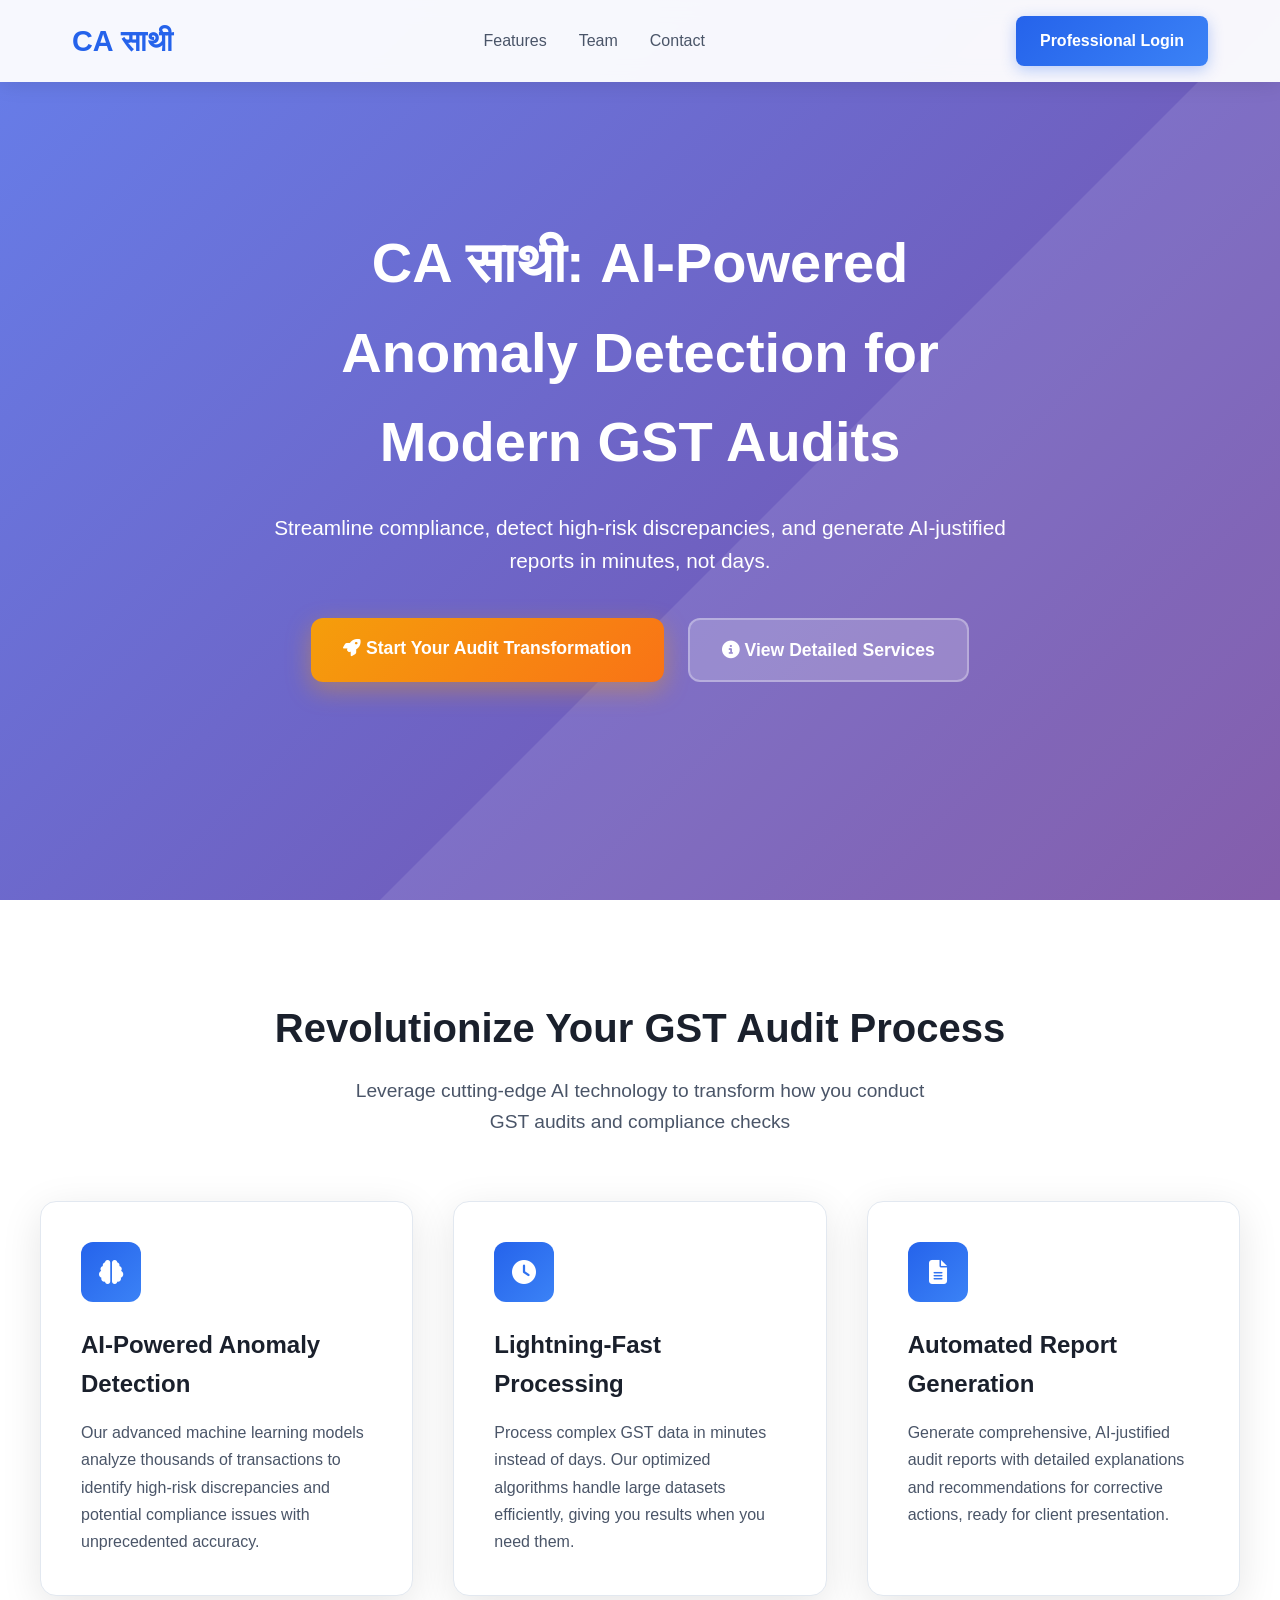
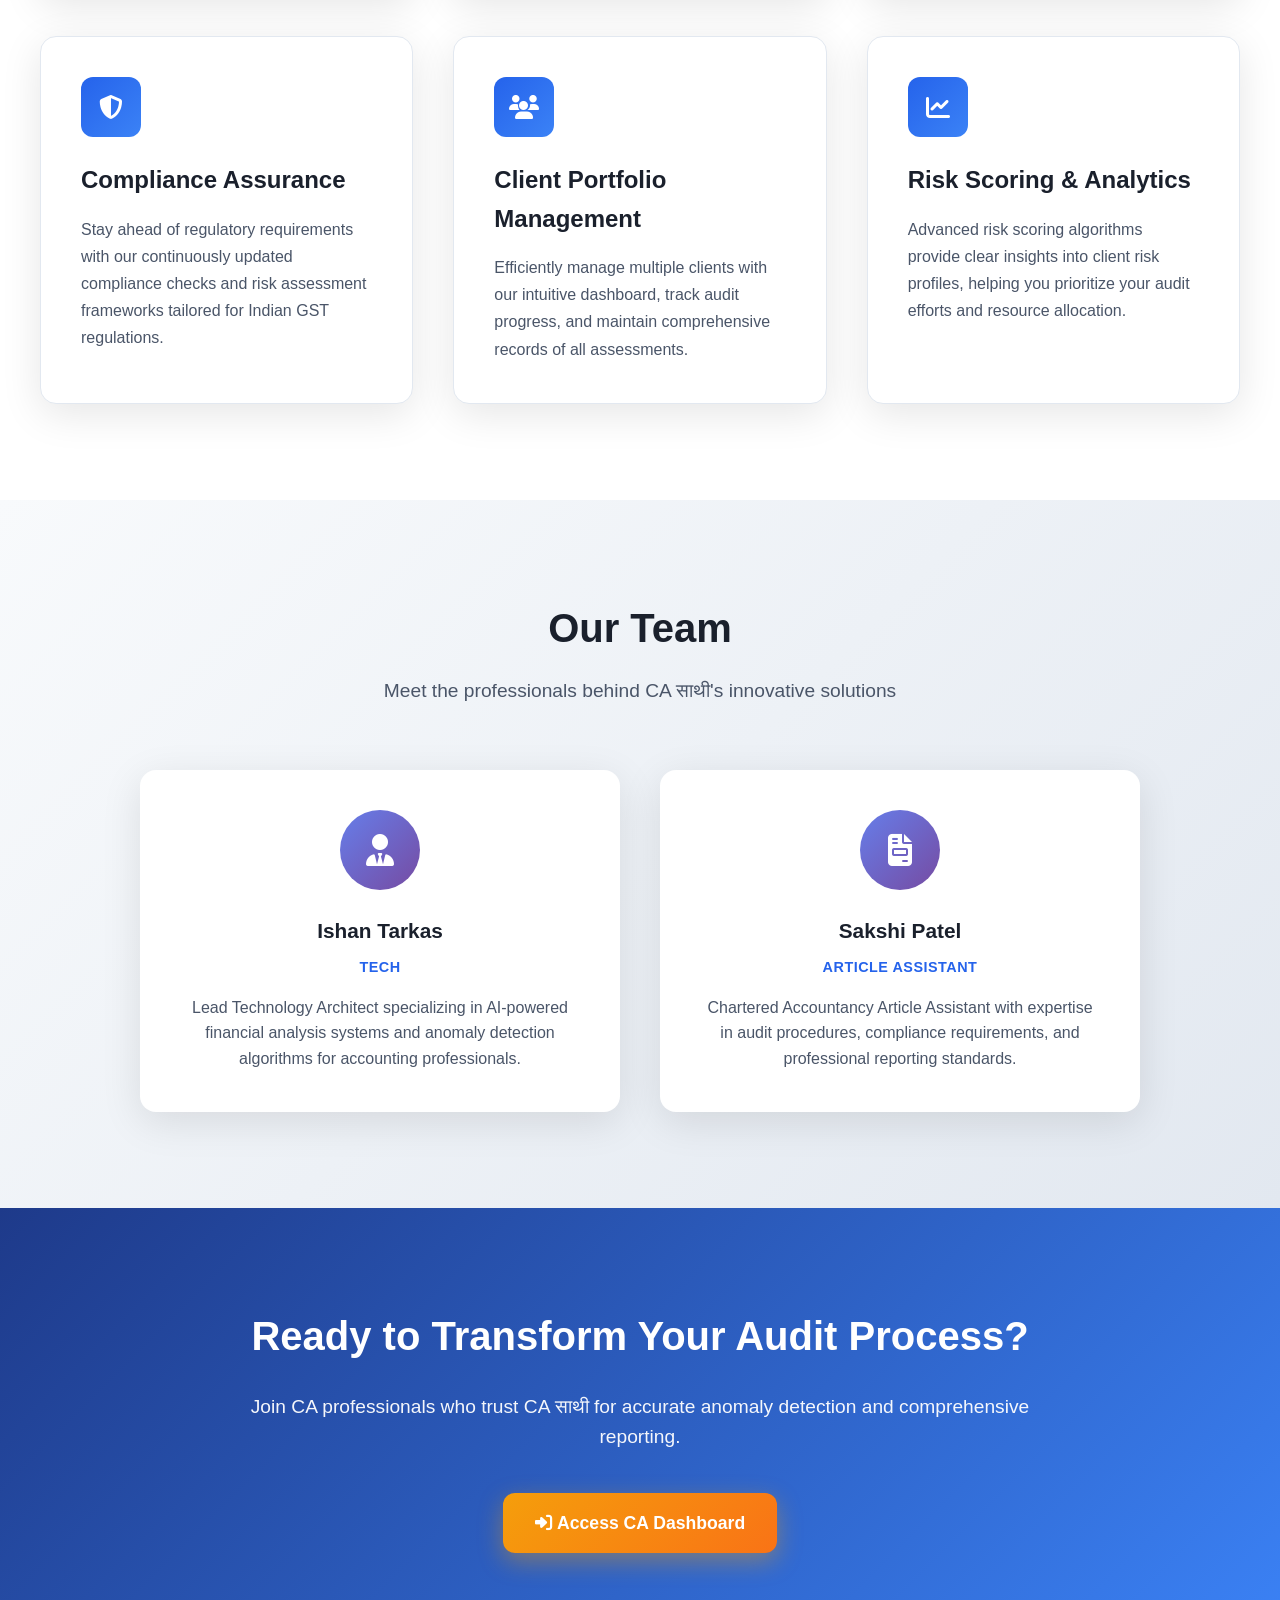
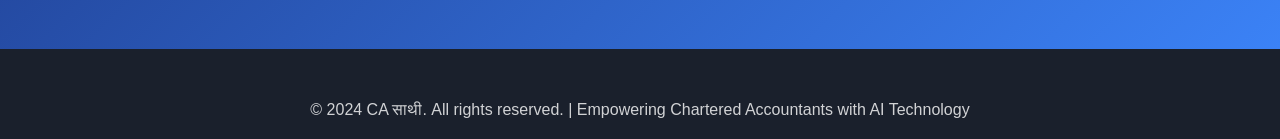
<file: index.html>
<!DOCTYPE html>
<html lang="en">
<head>
    <meta charset="UTF-8">
    <meta name="viewport" content="width=device-width, initial-scale=1.0">
    <title>CA साथी - AI-Powered GST Audit Solutions</title>
    <script>
        // Redirect to the CA साथी landing page
        window.location.href = 'landing.html';
    </script>
    <link rel="stylesheet" href="https://cdnjs.cloudflare.com/ajax/libs/font-awesome/6.4.0/css/all.min.css">
    <style>
        * {
            margin: 0;
            padding: 0;
            box-sizing: border-box;
            font-family: 'Arial', sans-serif;
        }

        body {
            overflow-x: hidden;
            background-color: #f5f7fa;
            color: #333;
        }

        /* Hero Section */
        .hero {
            height: 100vh;
            background: linear-gradient(rgba(0, 0, 0, 0.6), rgba(0, 0, 0, 0.6)), url('https://images.unsplash.com/photo-1516321318423-f06f85e504b3?ixlib=rb-1.2.1&auto=format&fit=crop&w=1350&q=80');
            background-size: cover;
            background-position: center;
            display: flex;
            flex-direction: column;
            justify-content: center;
            align-items: center;
            text-align: center;
            color: white;
            position: relative;
            overflow: hidden;
        }

        .hero h1 {
            font-size: 4rem;
            margin-bottom: 1rem;
            animation: fadeInDown 1.5s ease;
        }

        .hero p {
            font-size: 1.5rem;
            margin-bottom: 2rem;
            max-width: 800px;
            animation: fadeInUp 1.5s ease;
        }

        .get-started-btn {
            padding: 15px 30px;
            font-size: 1.2rem;
            background: linear-gradient(45deg, #4e54c8, #8f94fb);
            color: white;
            border: none;
            border-radius: 50px;
            cursor: pointer;
            transition: all 0.3s ease;
            animation: pulse 2s infinite;
            box-shadow: 0 10px 20px rgba(0, 0, 0, 0.2);
        }

        .get-started-btn:hover {
            transform: translateY(-5px);
            box-shadow: 0 15px 30px rgba(0, 0, 0, 0.3);
        }

        /* Floating Icons */
        .floating-icons {
            position: absolute;
            top: 0;
            left: 0;
            width: 100%;
            height: 100%;
            pointer-events: none;
            z-index: 1;
        }

        .floating-icons i {
            position: absolute;
            color: rgba(255, 255, 255, 0.5);
            font-size: 1.5rem;
            animation: float 5s infinite ease-in-out;
        }

        /* About Section */
        .about {
            padding: 100px 20px;
            max-width: 1200px;
            margin: 0 auto;
            text-align: center;
        }

        .about h2 {
            font-size: 2.5rem;
            margin-bottom: 2rem;
            color: #4e54c8;
        }

        .about p {
            font-size: 1.1rem;
            line-height: 1.6;
            margin-bottom: 1.5rem;
        }

        /* Features Section */
        .features {
            padding: 100px 20px;
            background: linear-gradient(135deg, #f5f7fa 0%, #c3cfe2 100%);
        }

        .features-container {
            max-width: 1200px;
            margin: 0 auto;
        }

        .features h2 {
            text-align: center;
            font-size: 2.5rem;
            margin-bottom: 3rem;
            color: #4e54c8;
        }

        .features-grid {
            display: grid;
            grid-template-columns: repeat(auto-fill, minmax(300px, 1fr));
            gap: 30px;
        }

        .feature-box {
            background: white;
            border-radius: 10px;
            padding: 30px;
            box-shadow: 0 10px 30px rgba(0, 0, 0, 0.1);
            transition: transform 0.3s ease, box-shadow 0.3s ease;
            position: relative;
            overflow: hidden;
        }

        .feature-box:hover {
            transform: translateY(-10px);
            box-shadow: 0 15px 40px rgba(0, 0, 0, 0.15);
        }

        .feature-box i {
            font-size: 2.5rem;
            color: #4e54c8;
            margin-bottom: 1.5rem;
        }

        .feature-box h3 {
            font-size: 1.5rem;
            margin-bottom: 1rem;
        }

        .feature-box p {
            font-size: 1rem;
            line-height: 1.5;
            margin-bottom: 1.5rem;
        }

        .know-more-btn {
            padding: 10px 20px;
            background: linear-gradient(45deg, #4e54c8, #8f94fb);
            color: white;
            border: none;
            border-radius: 5px;
            cursor: pointer;
            transition: all 0.3s ease;
        }

        .know-more-btn:hover {
            background: linear-gradient(45deg, #8f94fb, #4e54c8);
        }

        .feature-details {
            max-height: 0;
            overflow: hidden;
            transition: max-height 0.5s ease;
            background: #f9f9f9;
            margin-top: 1rem;
            border-radius: 5px;
            padding: 0 15px;
        }

        .feature-details.active {
            max-height: 500px;
            padding: 15px;
        }

        /* Animations */
        @keyframes fadeInDown {
            from {
                opacity: 0;
                transform: translateY(-50px);
            }
            to {
                opacity: 1;
                transform: translateY(0);
            }
        }

        @keyframes fadeInUp {
            from {
                opacity: 0;
                transform: translateY(50px);
            }
            to {
                opacity: 1;
                transform: translateY(0);
            }
        }

        @keyframes pulse {
            0% {
                transform: scale(1);
            }
            50% {
                transform: scale(1.05);
            }
            100% {
                transform: scale(1);
            }
        }

        @keyframes float {
            0% {
                transform: translateY(0) rotate(0deg);
            }
            50% {
                transform: translateY(-20px) rotate(10deg);
            }
            100% {
                transform: translateY(0) rotate(0deg);
            }
        }

        /* Responsive */
        @media (max-width: 768px) {
            .hero h1 {
                font-size: 2.5rem;
            }
            .hero p {
                font-size: 1.2rem;
            }
            .features-grid {
                grid-template-columns: 1fr;
            }
        }
    </style>
</head>
<body>
    <!-- Hero Section -->
    <section class="hero">
        <div class="floating-icons">
            <i class="fas fa-envelope" style="top: 20%; left: 10%; animation-delay: 0s;"></i>
            <i class="fas fa-shield-alt" style="top: 70%; left: 15%; animation-delay: 0.5s;"></i>
            <i class="fas fa-chart-bar" style="top: 30%; left: 85%; animation-delay: 1s;"></i>
            <i class="fas fa-code" style="top: 80%; left: 80%; animation-delay: 1.5s;"></i>
            <i class="fas fa-search" style="top: 10%; left: 50%; animation-delay: 2s;"></i>
            <i class="fas fa-globe" style="top: 60%; left: 60%; animation-delay: 2.5s;"></i>
        </div>
        <h1>Spam Classifier</h1>
        <p>An intelligent system to detect and filter spam content across various platforms with high accuracy</p>
        <button class="get-started-btn" onclick="window.location.href='landing.html'">Get Started</button>
    </section>

    <!-- About Section -->
    <section class="about">
        <h2>About Our Spam Classifier</h2>
        <p>Our advanced spam detection system leverages state-of-the-art machine learning techniques to identify and filter unwanted content across multiple platforms. Whether you're dealing with emails, social media posts, or other digital content, our classifier provides accurate and reliable spam detection.</p>
        <p>The system is trained on extensive datasets to ensure high precision in spam identification. It continuously learns and improves its accuracy as it processes more data, making it an invaluable tool for businesses and individuals alike.</p>
    </section>

    <!-- Features Section -->
    <section class="features">
        <div class="features-container">
            <h2>Spam Detection Capabilities</h2>
            <div class="features-grid">
                <!-- Email Classification -->
                <div class="feature-box">
                    <i class="fas fa-envelope"></i>
                    <h3>Email Spam</h3>
                    <p>Distinguish between spam and legitimate emails with high accuracy.</p>
                    <button class="know-more-btn" onclick="toggleDetails(this)">Know More</button>
                    <div class="feature-details">
                        <p>Our email spam classifier analyzes message content, headers, and metadata to accurately identify spam messages. It can detect phishing attempts, promotional content, and malicious emails while ensuring legitimate communications reach your inbox.</p>
                    </div>
                </div>

                <!-- Social Media Spam -->
                <div class="feature-box">
                    <i class="fas fa-share-alt"></i>
                    <h3>Social Media Spam</h3>
                    <p>Identify spam posts and comments across social platforms.</p>
                    <button class="know-more-btn" onclick="toggleDetails(this)">Know More</button>
                    <div class="feature-details">
                        <p>This feature detects spam content across social media platforms, including fake accounts, promotional spam, and malicious links. It helps maintain clean and authentic social media interactions.</p>
                    </div>
                </div>

                <!-- SMS Spam -->
                <div class="feature-box">
                    <i class="fas fa-sms"></i>
                    <h3>SMS Spam</h3>
                    <p>Filter out unwanted text messages and phishing attempts.</p>
                    <button class="know-more-btn" onclick="toggleDetails(this)">Know More</button>
                    <div class="feature-details">
                        <p>Our SMS spam detector identifies unwanted text messages, including promotional content, scams, and phishing attempts, helping you focus on important communications.</p>
                    </div>
                </div>

                <!-- Comment Spam -->
                <div class="feature-box">
                    <i class="fas fa-comment"></i>
                    <h3>Comment Spam</h3>
                    <p>Detect spam comments on blogs and websites.</p>
                    <button class="know-more-btn" onclick="toggleDetails(this)">Know More</button>
                    <div class="feature-details">
                        <p>This classifier identifies spam comments containing promotional content, malicious links, or irrelevant information, helping maintain the quality of discussions on your website.</p>
                    </div>
                </div>

                <!-- Phishing Detection -->
                <div class="feature-box">
                    <i class="fas fa-fish"></i>
                    <h3>Phishing Detection</h3>
                    <p>Identify phishing attempts in emails and websites.</p>
                    <button class="know-more-btn" onclick="toggleDetails(this)">Know More</button>
                    <div class="feature-details">
                        <p>Our phishing detector examines content for characteristics common in phishing attempts, including suspicious links, fake login pages, and social engineering tactics.</p>
                    </div>
                </div>

                <!-- Malicious Links -->
                <div class="feature-box">
                    <i class="fas fa-link"></i>
                    <h3>Malicious Links</h3>
                    <p>Detect harmful URLs in messages and posts.</p>
                    <button class="know-more-btn" onclick="toggleDetails(this)">Know More</button>
                    <div class="feature-details">
                        <p>This feature analyzes URLs to identify potentially malicious links that may lead to phishing sites, malware downloads, or other security threats.</p>
                    </div>
                </div>
            </div>
        </div>
    </section>

    <script>
        // Toggle feature details
        function toggleDetails(button) {
            const details = button.nextElementSibling;
            details.classList.toggle('active');
            
            // Change button text
            if (details.classList.contains('active')) {
                button.textContent = 'Show Less';
            } else {
                button.textContent = 'Know More';
            }
        }

        // Create additional floating icons dynamically
        document.addEventListener('DOMContentLoaded', function() {
            const floatingIcons = document.querySelector('.floating-icons');
            const icons = ['fa-envelope', 'fa-shield-alt', 'fa-chart-bar', 'fa-code', 
                          'fa-search', 'fa-globe', 'fa-comment', 'fa-sms', 
                          'fa-fish', 'fa-link'];
            
            for (let i = 0; i < 15; i++) {
                const icon = document.createElement('i');
                icon.className = 'fas ' + icons[Math.floor(Math.random() * icons.length)];
                
                // Random positioning
                const top = Math.random() * 100;
                const left = Math.random() * 100;
                const delay = Math.random() * 3;
                
                icon.style.top = `${top}%`;
                icon.style.left = `${left}%`;
                icon.style.animationDelay = `${delay}s`;
                
                floatingIcons.appendChild(icon);
            }
        });
    </script>
</body>
</html>
</file>
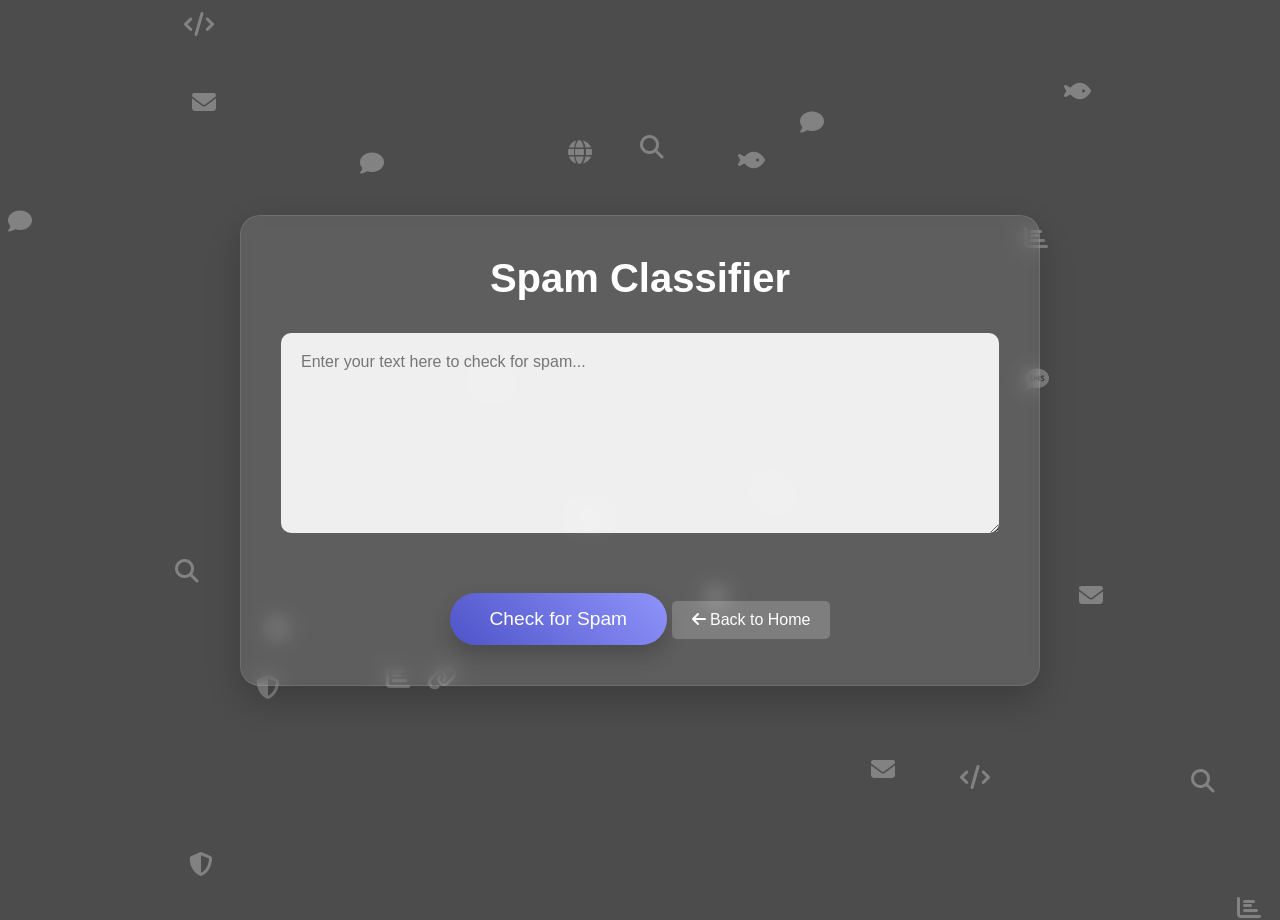
<file: classifier.html>
<!DOCTYPE html>
<html lang="en">
<head>
    <meta charset="UTF-8">
    <meta name="viewport" content="width=device-width, initial-scale=1.0">
    <title>Spam Classifier | Check for Spam</title>
    <link rel="stylesheet" href="https://cdnjs.cloudflare.com/ajax/libs/font-awesome/6.4.0/css/all.min.css">
    <style>
        * {
            margin: 0;
            padding: 0;
            box-sizing: border-box;
            font-family: 'Arial', sans-serif;
        }

        body {
            height: 100vh;
            background: linear-gradient(rgba(0, 0, 0, 0.7), rgba(0, 0, 0, 0.7)), url('https://images.unsplash.com/photo-1451187580459-43490279c0fa?ixlib=rb-1.2.1&auto=format&fit=crop&w=1352&q=80');
            background-size: cover;
            background-position: center;
            display: flex;
            justify-content: center;
            align-items: center;
            color: white;
            position: relative;
            overflow: hidden;
        }

        .floating-icons {
            position: absolute;
            top: 0;
            left: 0;
            width: 100%;
            height: 100%;
            pointer-events: none;
            z-index: 1;
        }

        .floating-icons i {
            position: absolute;
            color: rgba(255, 255, 255, 0.3);
            font-size: 1.5rem;
            animation: float 6s infinite ease-in-out;
        }

        .classifier-container {
            background: rgba(255, 255, 255, 0.1);
            backdrop-filter: blur(10px);
            border-radius: 20px;
            padding: 40px;
            width: 90%;
            max-width: 800px;
            box-shadow: 0 15px 35px rgba(0, 0, 0, 0.2);
            border: 1px solid rgba(255, 255, 255, 0.1);
            z-index: 2;
            text-align: center;
            animation: fadeIn 1s ease;
        }

        .classifier-container h1 {
            font-size: 2.5rem;
            margin-bottom: 2rem;
            color: white;
        }

        .text-input {
            width: 100%;
            min-height: 200px;
            padding: 20px;
            font-size: 1rem;
            border-radius: 10px;
            border: none;
            background: rgba(255, 255, 255, 0.9);
            margin-bottom: 2rem;
            resize: vertical;
            transition: all 0.3s ease;
        }

        .text-input:focus {
            outline: none;
            box-shadow: 0 0 0 3px rgba(78, 84, 200, 0.5);
            background: white;
        }

        .classify-btn {
            padding: 15px 40px;
            font-size: 1.2rem;
            background: linear-gradient(45deg, #4e54c8, #8f94fb);
            color: white;
            border: none;
            border-radius: 50px;
            cursor: pointer;
            transition: all 0.3s ease;
            box-shadow: 0 10px 20px rgba(0, 0, 0, 0.2);
            position: relative;
            overflow: hidden;
        }

        .classify-btn:hover {
            transform: translateY(-3px);
            box-shadow: 0 15px 30px rgba(0, 0, 0, 0.3);
        }

        .classify-btn.loading {
            pointer-events: none;
            color: transparent;
        }

        .classify-btn.loading::after {
            content: '';
            position: absolute;
            top: 50%;
            left: 50%;
            transform: translate(-50%, -50%);
            width: 20px;
            height: 20px;
            border: 3px solid rgba(255, 255, 255, 0.3);
            border-top-color: white;
            border-radius: 50%;
            animation: spin 1s linear infinite;
        }

        .result-container {
            margin-top: 2rem;
            padding: 20px;
            border-radius: 10px;
            background: rgba(255, 255, 255, 0.9);
            color: #333;
            display: none;
            animation: fadeIn 0.5s ease;
        }

        .result-title {
            font-size: 1.5rem;
            margin-bottom: 1rem;
            color: #4e54c8;
        }

        .result-text {
            line-height: 1.6;
        }

        .back-btn {
            display: inline-block;
            margin-top: 2rem;
            padding: 10px 20px;
            background: rgba(255, 255, 255, 0.2);
            color: white;
            border-radius: 5px;
            text-decoration: none;
            transition: all 0.3s ease;
        }

        .back-btn:hover {
            background: rgba(255, 255, 255, 0.3);
        }

        /* Animations */
        @keyframes float {
            0% {
                transform: translateY(0) rotate(0deg);
            }
            50% {
                transform: translateY(-20px) rotate(5deg);
            }
            100% {
                transform: translateY(0) rotate(0deg);
            }
        }

        @keyframes fadeIn {
            from {
                opacity: 0;
            }
            to {
                opacity: 1;
            }
        }

        @keyframes spin {
            to {
                transform: translate(-50%, -50%) rotate(360deg);
            }
        }

        /* Responsive */
        @media (max-width: 768px) {
            .classifier-container {
                padding: 20px;
                width: 95%;
            }
            
            .classifier-container h1 {
                font-size: 2rem;
            }
        }
    </style>
</head>
<body>
    <div class="floating-icons">
        <i class="fas fa-envelope" style="top: 10%; left: 15%; animation-delay: 0s;"></i>
        <i class="fas fa-shield-alt" style="top: 75%; left: 20%; animation-delay: 0.5s;"></i>
        <i class="fas fa-chart-bar" style="top: 25%; left: 80%; animation-delay: 1s;"></i>
        <i class="fas fa-code" style="top: 85%; left: 75%; animation-delay: 1.5s;"></i>
        <i class="fas fa-search" style="top: 15%; left: 50%; animation-delay: 2s;"></i>
        <i class="fas fa-globe" style="top: 65%; left: 55%; animation-delay: 2.5s;"></i>
    </div>

    <div class="classifier-container">
        <h1>Spam Classifier</h1>
        <textarea class="text-input" placeholder="Enter your text here to check for spam..."></textarea>
        <button class="classify-btn" id="classifyBtn">Check for Spam</button>
        
        <div class="result-container" id="resultContainer">
            <h2 class="result-title">Classification Result</h2>
            <p class="result-text" id="resultText"></p>
        </div>
        
        <a href="index.html" class="back-btn"><i class="fas fa-arrow-left"></i> Back to Home</a>
    </div>

    <script>
        document.addEventListener('DOMContentLoaded', function() {
            const classifyBtn = document.getElementById('classifyBtn');
            const textInput = document.querySelector('.text-input');
            const resultContainer = document.getElementById('resultContainer');
            const resultText = document.getElementById('resultText');
            
            // Create additional floating icons dynamically
            const floatingIcons = document.querySelector('.floating-icons');
            const icons = ['fa-envelope', 'fa-shield-alt', 'fa-chart-bar', 'fa-code', 
                          'fa-search', 'fa-globe', 'fa-comment', 'fa-sms', 
                          'fa-fish', 'fa-link'];
            
            for (let i = 0; i < 20; i++) {
                const icon = document.createElement('i');
                icon.className = 'fas ' + icons[Math.floor(Math.random() * icons.length)];
                
                // Random positioning
                const top = Math.random() * 100;
                const left = Math.random() * 100;
                const delay = Math.random() * 3;
                const duration = 4 + Math.random() * 4;
                
                icon.style.top = `${top}%`;
                icon.style.left = `${left}%`;
                icon.style.animationDelay = `${delay}s`;
                icon.style.animationDuration = `${duration}s`;
                
                floatingIcons.appendChild(icon);
            }
            
            // Classify button click handler
            classifyBtn.addEventListener('click', function() {
                const text = textInput.value.trim();
                
                if (!text) {
                    alert('Please enter some text to check for spam');
                    return;
                }
                
                // Show loading state
                classifyBtn.classList.add('loading');
                
                // Simulate API call with timeout
                setTimeout(function() {
                    // Remove loading state
                    classifyBtn.classList.remove('loading');
                    
                    // Show result (this is a simulation - in a real app, you'd use actual API response)
                    const isSpam = Math.random() > 0.5;
                    const confidence = (Math.random() * 30 + 70).toFixed(2);
                    
                    if (isSpam) {
                        resultText.textContent = `The text is classified as SPAM with ${confidence}% confidence. It exhibits characteristics commonly found in unsolicited or malicious content.`;
                    } else {
                        resultText.textContent = `The text is classified as NOT SPAM (HAM) with ${confidence}% confidence. It appears to be legitimate content.`;
                    }
                    
                    resultContainer.style.display = 'block';
                }, 2000);
            });
        });
    </script>
</body>
</html>
</file>
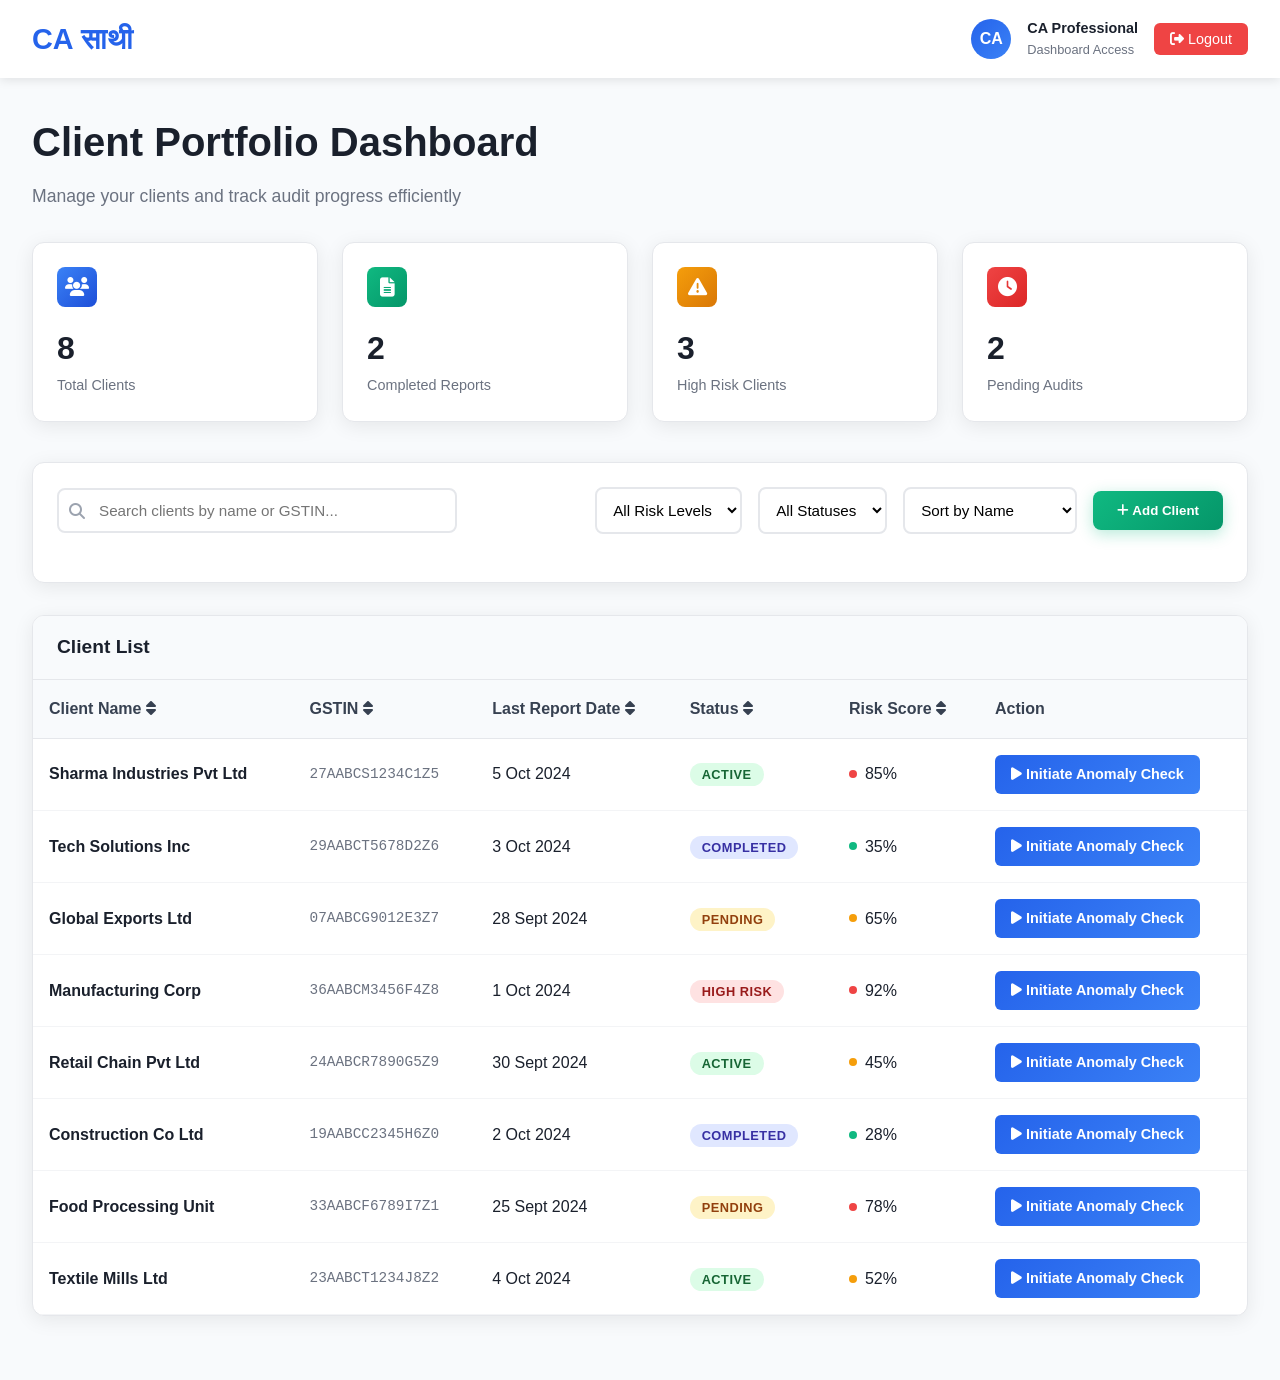
<file: dashboard.html>
<!DOCTYPE html>
<html lang="en">
<head>
    <meta charset="UTF-8">
    <meta name="viewport" content="width=device-width, initial-scale=1.0">
    <title>Client Portfolio Dashboard - CA साथी</title>
    <link rel="stylesheet" href="https://cdnjs.cloudflare.com/ajax/libs/font-awesome/6.4.0/css/all.min.css">
    <style>
        * {
            margin: 0;
            padding: 0;
            box-sizing: border-box;
            font-family: 'Segoe UI', Tahoma, Geneva, Verdana, sans-serif;
        }

        body {
            background-color: #f8fafc;
            color: #1a202c;
            line-height: 1.6;
        }

        /* Header */
        .header {
            background: white;
            box-shadow: 0 2px 10px rgba(0, 0, 0, 0.1);
            padding: 1rem 0;
            position: sticky;
            top: 0;
            z-index: 100;
        }

        .header-container {
            max-width: 1400px;
            margin: 0 auto;
            display: flex;
            justify-content: space-between;
            align-items: center;
            padding: 0 2rem;
        }

        .logo {
            font-size: 1.8rem;
            font-weight: bold;
            color: #2563eb;
        }

        .user-info {
            display: flex;
            align-items: center;
            gap: 1rem;
        }

        .user-avatar {
            width: 40px;
            height: 40px;
            background: linear-gradient(135deg, #2563eb, #3b82f6);
            border-radius: 50%;
            display: flex;
            align-items: center;
            justify-content: center;
            color: white;
            font-weight: bold;
        }

        .user-details h3 {
            font-size: 0.9rem;
            color: #1a202c;
        }

        .user-details p {
            font-size: 0.8rem;
            color: #6b7280;
        }

        .logout-btn {
            background: #ef4444;
            color: white;
            border: none;
            padding: 0.5rem 1rem;
            border-radius: 6px;
            cursor: pointer;
            font-size: 0.9rem;
            transition: all 0.3s ease;
        }

        .logout-btn:hover {
            background: #dc2626;
            transform: translateY(-1px);
        }

        /* Main Content */
        .main-content {
            max-width: 1400px;
            margin: 0 auto;
            padding: 2rem;
        }

        .dashboard-header {
            margin-bottom: 2rem;
        }

        .dashboard-title {
            font-size: 2.5rem;
            color: #1a202c;
            margin-bottom: 0.5rem;
            font-weight: 700;
        }

        .dashboard-subtitle {
            color: #6b7280;
            font-size: 1.1rem;
        }

        /* Stats Cards */
        .stats-grid {
            display: grid;
            grid-template-columns: repeat(auto-fit, minmax(250px, 1fr));
            gap: 1.5rem;
            margin-bottom: 2.5rem;
        }

        .stat-card {
            background: white;
            border-radius: 12px;
            padding: 1.5rem;
            box-shadow: 0 4px 20px rgba(0, 0, 0, 0.08);
            border: 1px solid #e5e7eb;
            transition: all 0.3s ease;
        }

        .stat-card:hover {
            transform: translateY(-2px);
            box-shadow: 0 8px 30px rgba(0, 0, 0, 0.12);
        }

        .stat-header {
            display: flex;
            justify-content: space-between;
            align-items: center;
            margin-bottom: 1rem;
        }

        .stat-icon {
            width: 40px;
            height: 40px;
            border-radius: 8px;
            display: flex;
            align-items: center;
            justify-content: center;
            color: white;
            font-size: 1.2rem;
        }

        .stat-icon.clients { background: linear-gradient(135deg, #3b82f6, #1d4ed8); }
        .stat-icon.reports { background: linear-gradient(135deg, #10b981, #059669); }
        .stat-icon.high-risk { background: linear-gradient(135deg, #f59e0b, #d97706); }
        .stat-icon.pending { background: linear-gradient(135deg, #ef4444, #dc2626); }

        .stat-value {
            font-size: 2rem;
            font-weight: bold;
            color: #1a202c;
        }

        .stat-label {
            color: #6b7280;
            font-size: 0.9rem;
        }

        /* Controls */
        .controls {
            background: white;
            border-radius: 12px;
            padding: 1.5rem;
            margin-bottom: 2rem;
            box-shadow: 0 4px 20px rgba(0, 0, 0, 0.08);
            border: 1px solid #e5e7eb;
        }

        .controls-header {
            display: flex;
            justify-content: space-between;
            align-items: center;
            margin-bottom: 1.5rem;
            flex-wrap: wrap;
            gap: 1rem;
        }

        .search-box {
            position: relative;
            flex: 1;
            max-width: 400px;
        }

        .search-input {
            width: 100%;
            padding: 0.75rem 1rem 0.75rem 2.5rem;
            border: 2px solid #e5e7eb;
            border-radius: 8px;
            font-size: 0.95rem;
            transition: all 0.3s ease;
        }

        .search-input:focus {
            outline: none;
            border-color: #2563eb;
            box-shadow: 0 0 0 3px rgba(37, 99, 235, 0.1);
        }

        .search-icon {
            position: absolute;
            left: 0.75rem;
            top: 50%;
            transform: translateY(-50%);
            color: #9ca3af;
        }

        .filter-controls {
            display: flex;
            gap: 1rem;
            align-items: center;
            flex-wrap: wrap;
        }

        .filter-select {
            padding: 0.75rem;
            border: 2px solid #e5e7eb;
            border-radius: 8px;
            font-size: 0.95rem;
            background: white;
            cursor: pointer;
            transition: all 0.3s ease;
        }

        .filter-select:focus {
            outline: none;
            border-color: #2563eb;
        }

        .add-client-btn {
            background: linear-gradient(135deg, #10b981, #059669);
            color: white;
            border: none;
            padding: 0.75rem 1.5rem;
            border-radius: 8px;
            font-weight: 600;
            cursor: pointer;
            transition: all 0.3s ease;
            box-shadow: 0 4px 15px rgba(16, 185, 129, 0.3);
        }

        .add-client-btn:hover {
            transform: translateY(-2px);
            box-shadow: 0 6px 20px rgba(16, 185, 129, 0.4);
        }

        /* Client Table */
        .client-table-container {
            background: white;
            border-radius: 12px;
            overflow: hidden;
            box-shadow: 0 4px 20px rgba(0, 0, 0, 0.08);
            border: 1px solid #e5e7eb;
        }

        .table-header {
            background: #f8fafc;
            padding: 1rem 1.5rem;
            border-bottom: 1px solid #e5e7eb;
            display: flex;
            justify-content: between;
            align-items: center;
        }

        .table-title {
            font-size: 1.2rem;
            font-weight: 600;
            color: #1a202c;
        }

        .client-table {
            width: 100%;
            border-collapse: collapse;
        }

        .client-table th {
            background: #f8fafc;
            padding: 1rem;
            text-align: left;
            font-weight: 600;
            color: #374151;
            border-bottom: 1px solid #e5e7eb;
            cursor: pointer;
            transition: background-color 0.3s ease;
        }

        .client-table th:hover {
            background: #e5e7eb;
        }

        .client-table td {
            padding: 1rem;
            border-bottom: 1px solid #f3f4f6;
            vertical-align: middle;
        }

        .client-table tbody tr {
            transition: all 0.3s ease;
        }

        .client-table tbody tr:hover {
            background: #f8fafc;
        }

        .client-name {
            font-weight: 600;
            color: #1a202c;
        }

        .gstin {
            font-family: 'Courier New', monospace;
            color: #6b7280;
            font-size: 0.9rem;
        }

        .status-badge {
            padding: 0.25rem 0.75rem;
            border-radius: 20px;
            font-size: 0.8rem;
            font-weight: 600;
            text-transform: uppercase;
            letter-spacing: 0.5px;
        }

        .status-active { background: #dcfce7; color: #166534; }
        .status-pending { background: #fef3c7; color: #92400e; }
        .status-high-risk { background: #fee2e2; color: #991b1b; }
        .status-completed { background: #e0e7ff; color: #3730a3; }

        .risk-score {
            display: flex;
            align-items: center;
            gap: 0.5rem;
        }

        .risk-indicator {
            width: 8px;
            height: 8px;
            border-radius: 50%;
        }

        .risk-low { background: #10b981; }
        .risk-medium { background: #f59e0b; }
        .risk-high { background: #ef4444; }

        .action-btn {
            background: linear-gradient(135deg, #2563eb, #3b82f6);
            color: white;
            border: none;
            padding: 0.5rem 1rem;
            border-radius: 6px;
            font-size: 0.9rem;
            font-weight: 600;
            cursor: pointer;
            transition: all 0.3s ease;
            text-decoration: none;
            display: inline-block;
        }

        .action-btn:hover {
            transform: translateY(-1px);
            box-shadow: 0 4px 15px rgba(37, 99, 235, 0.3);
        }

        /* Pagination */
        .pagination {
            display: flex;
            justify-content: center;
            align-items: center;
            gap: 0.5rem;
            margin-top: 2rem;
        }

        .page-btn {
            padding: 0.5rem 1rem;
            border: 1px solid #e5e7eb;
            background: white;
            color: #374151;
            border-radius: 6px;
            cursor: pointer;
            transition: all 0.3s ease;
        }

        .page-btn:hover, .page-btn.active {
            background: #2563eb;
            color: white;
            border-color: #2563eb;
        }

        /* Empty State */
        .empty-state {
            text-align: center;
            padding: 3rem;
            color: #6b7280;
        }

        .empty-state i {
            font-size: 3rem;
            margin-bottom: 1rem;
            opacity: 0.5;
        }

        /* Responsive Design */
        @media (max-width: 1024px) {
            .client-table {
                font-size: 0.9rem;
            }
            
            .client-table th,
            .client-table td {
                padding: 0.75rem;
            }
        }

        @media (max-width: 768px) {
            .main-content {
                padding: 1rem;
            }
            
            .controls-header {
                flex-direction: column;
                align-items: stretch;
            }
            
            .search-box {
                max-width: none;
            }
            
            .filter-controls {
                justify-content: center;
            }
            
            .client-table-container {
                overflow-x: auto;
            }
            
            .client-table {
                min-width: 800px;
            }
        }

        /* Loading Animation */
        .loading {
            display: flex;
            justify-content: center;
            align-items: center;
            padding: 2rem;
        }

        .spinner {
            width: 40px;
            height: 40px;
            border: 4px solid #f3f4f6;
            border-top: 4px solid #2563eb;
            border-radius: 50%;
            animation: spin 1s linear infinite;
        }

        @keyframes spin {
            0% { transform: rotate(0deg); }
            100% { transform: rotate(360deg); }
        }
    </style>
</head>
<body>
    <!-- Header -->
    <header class="header">
        <div class="header-container">
            <div class="logo">CA साथी</div>
            <div class="user-info">
                <div class="user-avatar">CA</div>
                <div class="user-details">
                    <h3>CA Professional</h3>
                    <p>Dashboard Access</p>
                </div>
                <button class="logout-btn" onclick="logout()">
                    <i class="fas fa-sign-out-alt"></i> Logout
                </button>
            </div>
        </div>
    </header>

    <!-- Main Content -->
    <main class="main-content">
        <div class="dashboard-header">
            <h1 class="dashboard-title">Client Portfolio Dashboard</h1>
            <p class="dashboard-subtitle">Manage your clients and track audit progress efficiently</p>
        </div>

        <!-- Stats Grid -->
        <div class="stats-grid">
            <div class="stat-card">
                <div class="stat-header">
                    <div class="stat-icon clients">
                        <i class="fas fa-users"></i>
                    </div>
                </div>
                <div class="stat-value" id="totalClients">24</div>
                <div class="stat-label">Total Clients</div>
            </div>
            <div class="stat-card">
                <div class="stat-header">
                    <div class="stat-icon reports">
                        <i class="fas fa-file-alt"></i>
                    </div>
                </div>
                <div class="stat-value" id="completedReports">18</div>
                <div class="stat-label">Completed Reports</div>
            </div>
            <div class="stat-card">
                <div class="stat-header">
                    <div class="stat-icon high-risk">
                        <i class="fas fa-exclamation-triangle"></i>
                    </div>
                </div>
                <div class="stat-value" id="highRiskClients">3</div>
                <div class="stat-label">High Risk Clients</div>
            </div>
            <div class="stat-card">
                <div class="stat-header">
                    <div class="stat-icon pending">
                        <i class="fas fa-clock"></i>
                    </div>
                </div>
                <div class="stat-value" id="pendingAudits">6</div>
                <div class="stat-label">Pending Audits</div>
            </div>
        </div>

        <!-- Controls -->
        <div class="controls">
            <div class="controls-header">
                <div class="search-box">
                    <i class="fas fa-search search-icon"></i>
                    <input type="text" class="search-input" placeholder="Search clients by name or GSTIN..." id="searchInput">
                </div>
                <div class="filter-controls">
                    <select class="filter-select" id="riskFilter">
                        <option value="">All Risk Levels</option>
                        <option value="low">Low Risk</option>
                        <option value="medium">Medium Risk</option>
                        <option value="high">High Risk</option>
                    </select>
                    <select class="filter-select" id="statusFilter">
                        <option value="">All Statuses</option>
                        <option value="active">Active</option>
                        <option value="pending">Pending</option>
                        <option value="completed">Completed</option>
                        <option value="high-risk">High Risk</option>
                    </select>
                    <select class="filter-select" id="sortBy">
                        <option value="name">Sort by Name</option>
                        <option value="risk">Sort by Risk Score</option>
                        <option value="date">Sort by Last Audit</option>
                    </select>
                    <button class="add-client-btn" onclick="addNewClient()">
                        <i class="fas fa-plus"></i> Add Client
                    </button>
                </div>
            </div>
        </div>

        <!-- Client Table -->
        <div class="client-table-container">
            <div class="table-header">
                <h2 class="table-title">Client List</h2>
            </div>
            <table class="client-table">
                <thead>
                    <tr>
                        <th onclick="sortTable('name')">
                            Client Name <i class="fas fa-sort"></i>
                        </th>
                        <th onclick="sortTable('gstin')">
                            GSTIN <i class="fas fa-sort"></i>
                        </th>
                        <th onclick="sortTable('lastReport')">
                            Last Report Date <i class="fas fa-sort"></i>
                        </th>
                        <th onclick="sortTable('status')">
                            Status <i class="fas fa-sort"></i>
                        </th>
                        <th onclick="sortTable('risk')">
                            Risk Score <i class="fas fa-sort"></i>
                        </th>
                        <th>Action</th>
                    </tr>
                </thead>
                <tbody id="clientTableBody">
                    <!-- Client data will be populated here -->
                </tbody>
            </table>
        </div>

        <!-- Pagination -->
        <div class="pagination" id="pagination">
            <!-- Pagination buttons will be generated here -->
        </div>
    </main>

    <script>
        // Sample client data
        const clientsData = [
            {
                id: 1,
                name: "Sharma Industries Pvt Ltd",
                gstin: "27AABCS1234C1Z5",
                lastReport: "2024-10-05",
                status: "active",
                riskScore: 85,
                riskLevel: "high"
            },
            {
                id: 2,
                name: "Tech Solutions Inc",
                gstin: "29AABCT5678D2Z6",
                lastReport: "2024-10-03",
                status: "completed",
                riskScore: 35,
                riskLevel: "low"
            },
            {
                id: 3,
                name: "Global Exports Ltd",
                gstin: "07AABCG9012E3Z7",
                lastReport: "2024-09-28",
                status: "pending",
                riskScore: 65,
                riskLevel: "medium"
            },
            {
                id: 4,
                name: "Manufacturing Corp",
                gstin: "36AABCM3456F4Z8",
                lastReport: "2024-10-01",
                status: "high-risk",
                riskScore: 92,
                riskLevel: "high"
            },
            {
                id: 5,
                name: "Retail Chain Pvt Ltd",
                gstin: "24AABCR7890G5Z9",
                lastReport: "2024-09-30",
                status: "active",
                riskScore: 45,
                riskLevel: "medium"
            },
            {
                id: 6,
                name: "Construction Co Ltd",
                gstin: "19AABCC2345H6Z0",
                lastReport: "2024-10-02",
                status: "completed",
                riskScore: 28,
                riskLevel: "low"
            },
            {
                id: 7,
                name: "Food Processing Unit",
                gstin: "33AABCF6789I7Z1",
                lastReport: "2024-09-25",
                status: "pending",
                riskScore: 78,
                riskLevel: "high"
            },
            {
                id: 8,
                name: "Textile Mills Ltd",
                gstin: "23AABCT1234J8Z2",
                lastReport: "2024-10-04",
                status: "active",
                riskScore: 52,
                riskLevel: "medium"
            }
        ];

        let filteredClients = [...clientsData];
        let currentPage = 1;
        const itemsPerPage = 10;

        // Initialize dashboard
        document.addEventListener('DOMContentLoaded', function() {
            renderClientTable();
            setupEventListeners();
            updateStats();
        });

        // Setup event listeners
        function setupEventListeners() {
            document.getElementById('searchInput').addEventListener('input', filterClients);
            document.getElementById('riskFilter').addEventListener('change', filterClients);
            document.getElementById('statusFilter').addEventListener('change', filterClients);
            document.getElementById('sortBy').addEventListener('change', sortClients);
        }

        // Update statistics
        function updateStats() {
            document.getElementById('totalClients').textContent = clientsData.length;
            document.getElementById('completedReports').textContent = clientsData.filter(c => c.status === 'completed').length;
            document.getElementById('highRiskClients').textContent = clientsData.filter(c => c.riskLevel === 'high').length;
            document.getElementById('pendingAudits').textContent = clientsData.filter(c => c.status === 'pending').length;
        }

        // Filter clients
        function filterClients() {
            const searchTerm = document.getElementById('searchInput').value.toLowerCase();
            const riskFilter = document.getElementById('riskFilter').value;
            const statusFilter = document.getElementById('statusFilter').value;

            filteredClients = clientsData.filter(client => {
                const matchesSearch = client.name.toLowerCase().includes(searchTerm) || 
                                    client.gstin.toLowerCase().includes(searchTerm);
                const matchesRisk = !riskFilter || client.riskLevel === riskFilter;
                const matchesStatus = !statusFilter || client.status === statusFilter;

                return matchesSearch && matchesRisk && matchesStatus;
            });

            currentPage = 1;
            renderClientTable();
        }

        // Sort clients
        function sortClients() {
            const sortBy = document.getElementById('sortBy').value;

            filteredClients.sort((a, b) => {
                switch(sortBy) {
                    case 'name':
                        return a.name.localeCompare(b.name);
                    case 'risk':
                        return b.riskScore - a.riskScore;
                    case 'date':
                        return new Date(b.lastReport) - new Date(a.lastReport);
                    default:
                        return 0;
                }
            });

            renderClientTable();
        }

        // Sort table by column
        function sortTable(column) {
            // This would implement column-specific sorting
            console.log('Sorting by:', column);
        }

        // Render client table
        function renderClientTable() {
            const tbody = document.getElementById('clientTableBody');
            const startIndex = (currentPage - 1) * itemsPerPage;
            const endIndex = startIndex + itemsPerPage;
            const clientsToShow = filteredClients.slice(startIndex, endIndex);

            if (clientsToShow.length === 0) {
                tbody.innerHTML = `
                    <tr>
                        <td colspan="6" class="empty-state">
                            <i class="fas fa-users"></i>
                            <p>No clients found matching your criteria</p>
                        </td>
                    </tr>
                `;
                return;
            }

            tbody.innerHTML = clientsToShow.map(client => `
                <tr>
                    <td>
                        <div class="client-name">${client.name}</div>
                    </td>
                    <td>
                        <div class="gstin">${client.gstin}</div>
                    </td>
                    <td>${formatDate(client.lastReport)}</td>
                    <td>
                        <span class="status-badge status-${client.status}">
                            ${client.status.replace('-', ' ')}
                        </span>
                    </td>
                    <td>
                        <div class="risk-score">
                            <span class="risk-indicator risk-${client.riskLevel}"></span>
                            ${client.riskScore}%
                        </div>
                    </td>
                    <td>
                        <a href="phase1.html?client=${client.id}" class="action-btn">
                            <i class="fas fa-play"></i> Initiate Anomaly Check
                        </a>
                    </td>
                </tr>
            `).join('');

            renderPagination();
        }

        // Render pagination
        function renderPagination() {
            const pagination = document.getElementById('pagination');
            const totalPages = Math.ceil(filteredClients.length / itemsPerPage);

            if (totalPages <= 1) {
                pagination.innerHTML = '';
                return;
            }

            let paginationHTML = '';

            // Previous button
            if (currentPage > 1) {
                paginationHTML += `<button class="page-btn" onclick="changePage(${currentPage - 1})">
                    <i class="fas fa-chevron-left"></i>
                </button>`;
            }

            // Page numbers
            for (let i = 1; i <= totalPages; i++) {
                if (i === currentPage || i === 1 || i === totalPages || (i >= currentPage - 1 && i <= currentPage + 1)) {
                    paginationHTML += `<button class="page-btn ${i === currentPage ? 'active' : ''}" onclick="changePage(${i})">${i}</button>`;
                } else if (i === currentPage - 2 || i === currentPage + 2) {
                    paginationHTML += '<span>...</span>';
                }
            }

            // Next button
            if (currentPage < totalPages) {
                paginationHTML += `<button class="page-btn" onclick="changePage(${currentPage + 1})">
                    <i class="fas fa-chevron-right"></i>
                </button>`;
            }

            pagination.innerHTML = paginationHTML;
        }

        // Change page
        function changePage(page) {
            currentPage = page;
            renderClientTable();
        }

        // Format date
        function formatDate(dateString) {
            const date = new Date(dateString);
            return date.toLocaleDateString('en-IN', {
                year: 'numeric',
                month: 'short',
                day: 'numeric'
            });
        }

        // Add new client
        function addNewClient() {
            alert('Add new client functionality would be implemented here.');
        }

        // Logout function
        function logout() {
            if (confirm('Are you sure you want to logout?')) {
                window.location.href = 'login.html';
            }
        }

        // Simulate real-time updates
        setInterval(() => {
            // This would update stats in real-time in a production environment
            updateStats();
        }, 30000);
    </script>
</body>
</html>
</file>
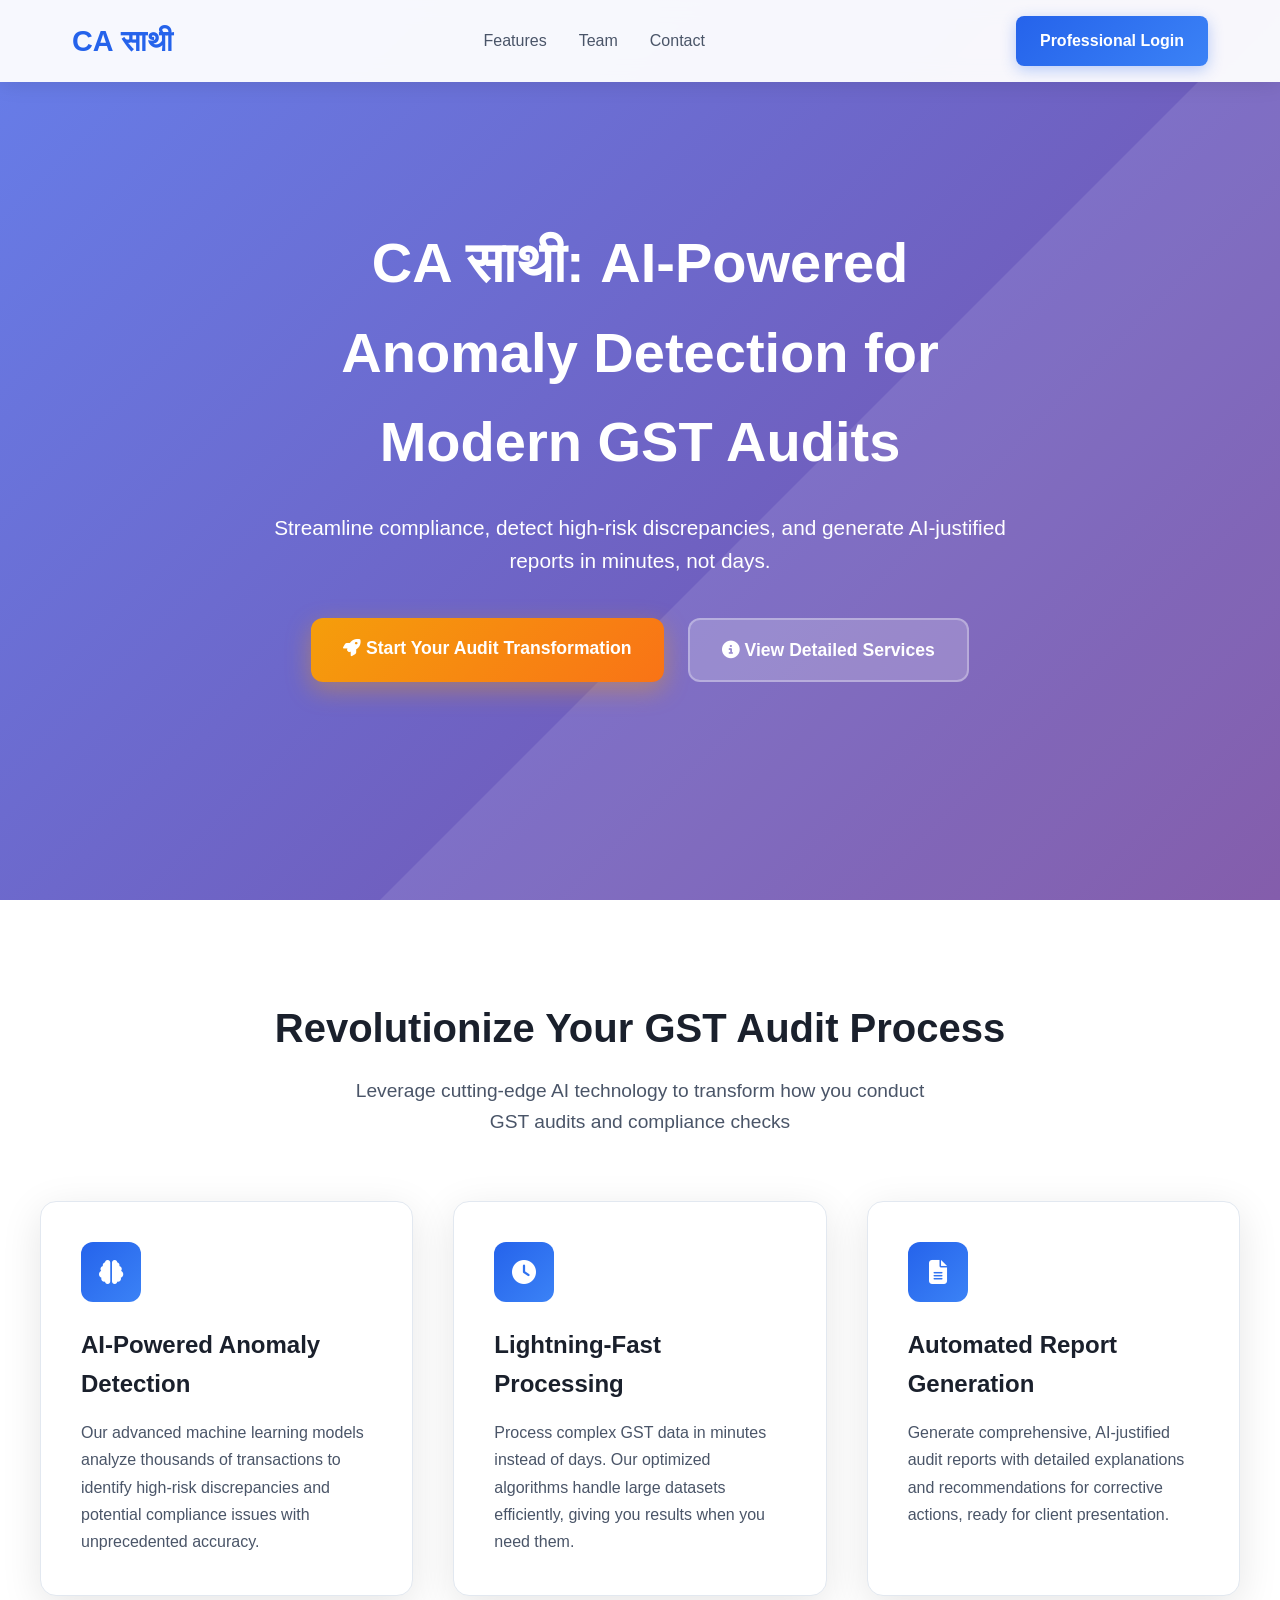
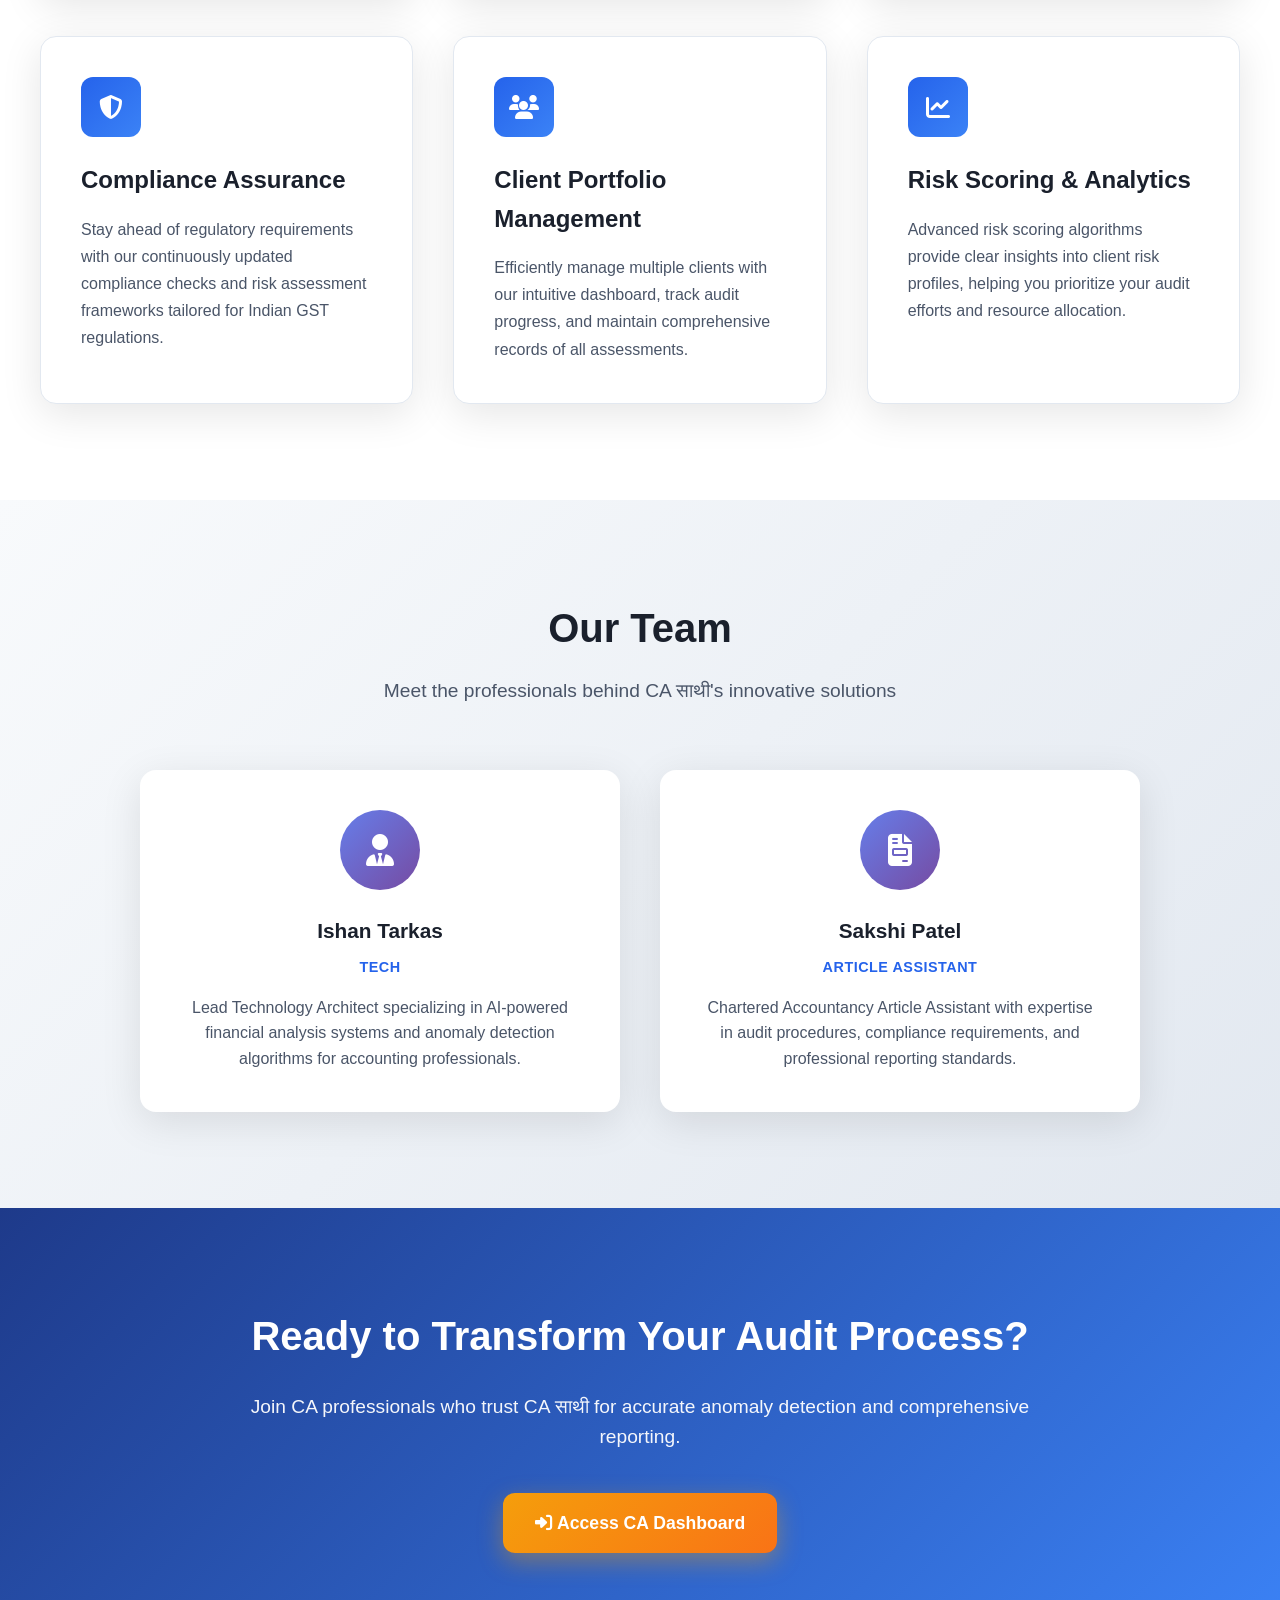
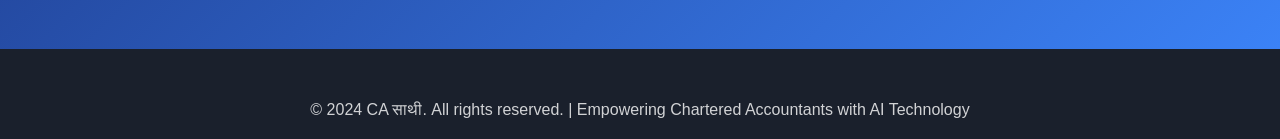
<file: landing.html>
<!DOCTYPE html>
<html lang="en">
<head>
    <meta charset="UTF-8">
    <meta name="viewport" content="width=device-width, initial-scale=1.0">
    <title>CA साथी - AI-Powered GST Audit Solutions</title>
    <link rel="stylesheet" href="https://cdnjs.cloudflare.com/ajax/libs/font-awesome/6.4.0/css/all.min.css">
    <style>
        * {
            margin: 0;
            padding: 0;
            box-sizing: border-box;
            font-family: 'Segoe UI', Tahoma, Geneva, Verdana, sans-serif;
        }

        body {
            overflow-x: hidden;
            background-color: #f8fafc;
            color: #1a202c;
            line-height: 1.6;
        }

        /* Header */
        .header {
            background: rgba(255, 255, 255, 0.95);
            backdrop-filter: blur(10px);
            position: fixed;
            top: 0;
            width: 100%;
            z-index: 1000;
            padding: 1rem 0;
            box-shadow: 0 2px 20px rgba(0, 0, 0, 0.1);
        }

        .nav-container {
            max-width: 1200px;
            margin: 0 auto;
            display: flex;
            justify-content: space-between;
            align-items: center;
            padding: 0 2rem;
        }

        .logo {
            font-size: 1.8rem;
            font-weight: bold;
            color: #2563eb;
        }

        .nav-links {
            display: flex;
            gap: 2rem;
            list-style: none;
        }

        .nav-links a {
            text-decoration: none;
            color: #4a5568;
            font-weight: 500;
            transition: color 0.3s ease;
        }

        .nav-links a:hover {
            color: #2563eb;
        }

        .login-btn {
            background: linear-gradient(135deg, #2563eb, #3b82f6);
            color: white;
            padding: 0.75rem 1.5rem;
            border-radius: 8px;
            text-decoration: none;
            font-weight: 600;
            transition: all 0.3s ease;
            box-shadow: 0 4px 15px rgba(37, 99, 235, 0.3);
        }

        .login-btn:hover {
            transform: translateY(-2px);
            box-shadow: 0 6px 20px rgba(37, 99, 235, 0.4);
        }

        /* Hero Section */
        .hero {
            min-height: 100vh;
            background: linear-gradient(135deg, #667eea 0%, #764ba2 100%);
            display: flex;
            align-items: center;
            justify-content: center;
            text-align: center;
            color: white;
            position: relative;
            overflow: hidden;
        }

        .hero::before {
            content: '';
            position: absolute;
            top: 0;
            left: 0;
            right: 0;
            bottom: 0;
            background: url('data:image/svg+xml,<svg xmlns="http://www.w3.org/2000/svg" viewBox="0 0 1000 1000"><polygon fill="rgba(255,255,255,0.1)" points="0,1000 1000,0 1000,1000"/></svg>');
            background-size: cover;
        }

        .hero-content {
            max-width: 800px;
            padding: 0 2rem;
            z-index: 2;
            position: relative;
        }

        .hero h1 {
            font-size: 3.5rem;
            margin-bottom: 1.5rem;
            font-weight: 700;
            animation: fadeInUp 1s ease;
        }

        .hero .sub-header {
            font-size: 1.3rem;
            margin-bottom: 2.5rem;
            opacity: 0.95;
            animation: fadeInUp 1s ease 0.2s both;
        }

        .cta-buttons {
            display: flex;
            gap: 1.5rem;
            justify-content: center;
            flex-wrap: wrap;
            animation: fadeInUp 1s ease 0.4s both;
        }

        .primary-btn {
            background: linear-gradient(135deg, #f59e0b, #f97316);
            color: white;
            padding: 1rem 2rem;
            border: none;
            border-radius: 12px;
            font-size: 1.1rem;
            font-weight: 600;
            cursor: pointer;
            transition: all 0.3s ease;
            box-shadow: 0 8px 25px rgba(245, 158, 11, 0.4);
            text-decoration: none;
            display: inline-block;
        }

        .primary-btn:hover {
            transform: translateY(-3px);
            box-shadow: 0 12px 35px rgba(245, 158, 11, 0.5);
        }

        .secondary-btn {
            background: rgba(255, 255, 255, 0.2);
            color: white;
            padding: 1rem 2rem;
            border: 2px solid rgba(255, 255, 255, 0.3);
            border-radius: 12px;
            font-size: 1.1rem;
            font-weight: 600;
            cursor: pointer;
            transition: all 0.3s ease;
            text-decoration: none;
            display: inline-block;
            backdrop-filter: blur(10px);
        }

        .secondary-btn:hover {
            background: rgba(255, 255, 255, 0.3);
            border-color: rgba(255, 255, 255, 0.5);
            transform: translateY(-2px);
        }

        /* Features Section */
        .features {
            padding: 6rem 2rem;
            background: white;
        }

        .features-container {
            max-width: 1200px;
            margin: 0 auto;
        }

        .section-header {
            text-align: center;
            margin-bottom: 4rem;
        }

        .section-header h2 {
            font-size: 2.5rem;
            color: #1a202c;
            margin-bottom: 1rem;
            font-weight: 700;
        }

        .section-header p {
            font-size: 1.2rem;
            color: #4a5568;
            max-width: 600px;
            margin: 0 auto;
        }

        .features-grid {
            display: grid;
            grid-template-columns: repeat(auto-fit, minmax(350px, 1fr));
            gap: 2.5rem;
        }

        .feature-card {
            background: white;
            border-radius: 16px;
            padding: 2.5rem;
            box-shadow: 0 10px 40px rgba(0, 0, 0, 0.1);
            transition: all 0.3s ease;
            border: 1px solid #e2e8f0;
        }

        .feature-card:hover {
            transform: translateY(-8px);
            box-shadow: 0 20px 60px rgba(0, 0, 0, 0.15);
        }

        .feature-icon {
            width: 60px;
            height: 60px;
            background: linear-gradient(135deg, #2563eb, #3b82f6);
            border-radius: 12px;
            display: flex;
            align-items: center;
            justify-content: center;
            margin-bottom: 1.5rem;
        }

        .feature-icon i {
            font-size: 1.5rem;
            color: white;
        }

        .feature-card h3 {
            font-size: 1.5rem;
            color: #1a202c;
            margin-bottom: 1rem;
            font-weight: 600;
        }

        .feature-card p {
            color: #4a5568;
            line-height: 1.7;
        }

        /* Team Section */
        .team {
            padding: 6rem 2rem;
            background: linear-gradient(135deg, #f8fafc 0%, #e2e8f0 100%);
        }

        .team-container {
            max-width: 1000px;
            margin: 0 auto;
        }

        .team-grid {
            display: grid;
            grid-template-columns: repeat(auto-fit, minmax(300px, 1fr));
            gap: 2.5rem;
            margin-top: 3rem;
        }

        .team-card {
            background: white;
            border-radius: 16px;
            padding: 2.5rem;
            text-align: center;
            box-shadow: 0 10px 40px rgba(0, 0, 0, 0.1);
            transition: all 0.3s ease;
        }

        .team-card:hover {
            transform: translateY(-5px);
            box-shadow: 0 20px 60px rgba(0, 0, 0, 0.15);
        }

        .team-avatar {
            width: 80px;
            height: 80px;
            background: linear-gradient(135deg, #667eea, #764ba2);
            border-radius: 50%;
            display: flex;
            align-items: center;
            justify-content: center;
            margin: 0 auto 1.5rem;
        }

        .team-avatar i {
            font-size: 2rem;
            color: white;
        }

        .team-card h3 {
            font-size: 1.3rem;
            color: #1a202c;
            margin-bottom: 0.5rem;
            font-weight: 600;
        }

        .team-role {
            color: #2563eb;
            font-weight: 600;
            margin-bottom: 1rem;
            text-transform: uppercase;
            font-size: 0.9rem;
            letter-spacing: 0.5px;
        }

        .team-card p {
            color: #4a5568;
            line-height: 1.6;
        }

        /* CTA Section */
        .cta-section {
            padding: 6rem 2rem;
            background: linear-gradient(135deg, #1e3a8a, #3b82f6);
            color: white;
            text-align: center;
        }

        .cta-content {
            max-width: 800px;
            margin: 0 auto;
        }

        .cta-section h2 {
            font-size: 2.5rem;
            margin-bottom: 1.5rem;
            font-weight: 700;
        }

        .cta-section p {
            font-size: 1.2rem;
            margin-bottom: 2.5rem;
            opacity: 0.95;
        }

        /* Footer */
        .footer {
            background: #1a202c;
            color: white;
            padding: 3rem 2rem 1rem;
            text-align: center;
        }

        .footer-content {
            max-width: 1200px;
            margin: 0 auto;
        }

        .footer p {
            opacity: 0.8;
        }

        /* Animations */
        @keyframes fadeInUp {
            from {
                opacity: 0;
                transform: translateY(30px);
            }
            to {
                opacity: 1;
                transform: translateY(0);
            }
        }

        /* Responsive Design */
        @media (max-width: 768px) {
            .nav-links {
                display: none;
            }

            .hero h1 {
                font-size: 2.5rem;
            }

            .hero .sub-header {
                font-size: 1.1rem;
            }

            .cta-buttons {
                flex-direction: column;
                align-items: center;
            }

            .features-grid {
                grid-template-columns: 1fr;
            }

            .team-grid {
                grid-template-columns: 1fr;
            }
        }
    </style>
</head>
<body>
    <!-- Header -->
    <header class="header">
        <div class="nav-container">
            <div class="logo">CA साथी</div>
            <nav>
                <ul class="nav-links">
                    <li><a href="#features">Features</a></li>
                    <li><a href="#team">Team</a></li>
                    <li><a href="#contact">Contact</a></li>
                </ul>
            </nav>
            <a href="login.html" class="login-btn">Professional Login</a>
        </div>
    </header>

    <!-- Hero Section -->
    <section class="hero">
        <div class="hero-content">
            <h1>CA साथी: AI-Powered Anomaly Detection for Modern GST Audits</h1>
            <p class="sub-header">Streamline compliance, detect high-risk discrepancies, and generate AI-justified reports in minutes, not days.</p>
            <div class="cta-buttons">
                <a href="login.html" class="primary-btn">
                    <i class="fas fa-rocket"></i> Start Your Audit Transformation
                </a>
                <a href="#features" class="secondary-btn">
                    <i class="fas fa-info-circle"></i> View Detailed Services
                </a>
            </div>
        </div>
    </section>

    <!-- Features Section -->
    <section class="features" id="features">
        <div class="features-container">
            <div class="section-header">
                <h2>Revolutionize Your GST Audit Process</h2>
                <p>Leverage cutting-edge AI technology to transform how you conduct GST audits and compliance checks</p>
            </div>
            <div class="features-grid">
                <div class="feature-card">
                    <div class="feature-icon">
                        <i class="fas fa-brain"></i>
                    </div>
                    <h3>AI-Powered Anomaly Detection</h3>
                    <p>Our advanced machine learning models analyze thousands of transactions to identify high-risk discrepancies and potential compliance issues with unprecedented accuracy.</p>
                </div>
                <div class="feature-card">
                    <div class="feature-icon">
                        <i class="fas fa-clock"></i>
                    </div>
                    <h3>Lightning-Fast Processing</h3>
                    <p>Process complex GST data in minutes instead of days. Our optimized algorithms handle large datasets efficiently, giving you results when you need them.</p>
                </div>
                <div class="feature-card">
                    <div class="feature-icon">
                        <i class="fas fa-file-alt"></i>
                    </div>
                    <h3>Automated Report Generation</h3>
                    <p>Generate comprehensive, AI-justified audit reports with detailed explanations and recommendations for corrective actions, ready for client presentation.</p>
                </div>
                <div class="feature-card">
                    <div class="feature-icon">
                        <i class="fas fa-shield-alt"></i>
                    </div>
                    <h3>Compliance Assurance</h3>
                    <p>Stay ahead of regulatory requirements with our continuously updated compliance checks and risk assessment frameworks tailored for Indian GST regulations.</p>
                </div>
                <div class="feature-card">
                    <div class="feature-icon">
                        <i class="fas fa-users"></i>
                    </div>
                    <h3>Client Portfolio Management</h3>
                    <p>Efficiently manage multiple clients with our intuitive dashboard, track audit progress, and maintain comprehensive records of all assessments.</p>
                </div>
                <div class="feature-card">
                    <div class="feature-icon">
                        <i class="fas fa-chart-line"></i>
                    </div>
                    <h3>Risk Scoring & Analytics</h3>
                    <p>Advanced risk scoring algorithms provide clear insights into client risk profiles, helping you prioritize your audit efforts and resource allocation.</p>
                </div>
            </div>
        </div>
    </section>

    <!-- Team Section -->
    <section class="team" id="team">
        <div class="team-container">
            <div class="section-header">
                <h2>Our Team</h2>
                <p>Meet the professionals behind CA साथी's innovative solutions</p>
            </div>
            <div class="team-grid">
                <div class="team-card">
                    <div class="team-avatar">
                        <i class="fas fa-user-tie"></i>
                    </div>
                    <h3>Ishan Tarkas</h3>
                    <div class="team-role">Tech</div>
                    <p>Lead Technology Architect specializing in AI-powered financial analysis systems and anomaly detection algorithms for accounting professionals.</p>
                </div>
                <div class="team-card">
                    <div class="team-avatar">
                        <i class="fas fa-file-invoice"></i>
                    </div>
                    <h3>Sakshi Patel</h3>
                    <div class="team-role">Article Assistant</div>
                    <p>Chartered Accountancy Article Assistant with expertise in audit procedures, compliance requirements, and professional reporting standards.</p>
                </div>
            </div>
        </div>
    </section>

    <!-- CTA Section -->
    <section class="cta-section">
        <div class="cta-content">
            <h2>Ready to Transform Your Audit Process?</h2>
            <p>Join CA professionals who trust CA साथी for accurate anomaly detection and comprehensive reporting.</p>
            <a href="login.html" class="primary-btn">
                <i class="fas fa-sign-in-alt"></i> Access CA Dashboard
            </a>
        </div>
    </section>

    <!-- Footer -->
    <footer class="footer">
        <div class="footer-content">
            <p>&copy; 2024 CA साथी. All rights reserved. | Empowering Chartered Accountants with AI Technology</p>
        </div>
    </footer>

    <script>
        // Smooth scrolling for anchor links
        document.querySelectorAll('a[href^="#"]').forEach(anchor => {
            anchor.addEventListener('click', function (e) {
                e.preventDefault();
                const target = document.querySelector(this.getAttribute('href'));
                if (target) {
                    target.scrollIntoView({
                        behavior: 'smooth',
                        block: 'start'
                    });
                }
            });
        });

        // Header background on scroll
        window.addEventListener('scroll', function() {
            const header = document.querySelector('.header');
            if (window.scrollY > 100) {
                header.style.background = 'rgba(255, 255, 255, 0.98)';
            } else {
                header.style.background = 'rgba(255, 255, 255, 0.95)';
            }
        });

        // Intersection Observer for animations
        const observerOptions = {
            threshold: 0.1,
            rootMargin: '0px 0px -50px 0px'
        };

        const observer = new IntersectionObserver(function(entries) {
            entries.forEach(entry => {
                if (entry.isIntersecting) {
                    entry.target.style.opacity = '1';
                    entry.target.style.transform = 'translateY(0)';
                }
            });
        }, observerOptions);

        // Observe feature cards and team cards
        document.querySelectorAll('.feature-card, .team-card').forEach(card => {
            card.style.opacity = '0';
            card.style.transform = 'translateY(30px)';
            card.style.transition = 'opacity 0.6s ease, transform 0.6s ease';
            observer.observe(card);
        });
    </script>
</body>
</html>
</file>
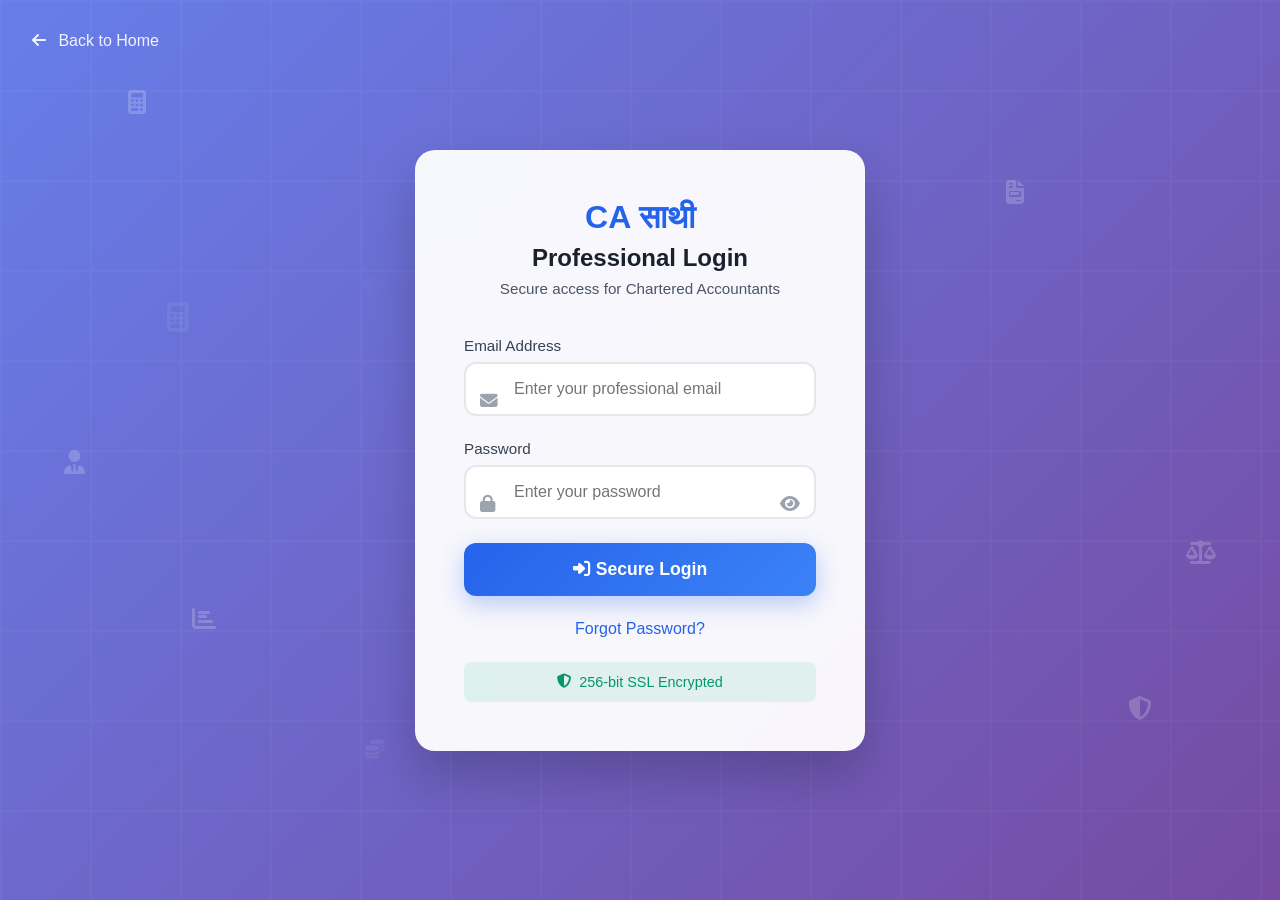
<file: login.html>
<!DOCTYPE html>
<html lang="en">
<head>
    <meta charset="UTF-8">
    <meta name="viewport" content="width=device-width, initial-scale=1.0">
    <title>CA साथी Professional Login</title>
    <link rel="stylesheet" href="https://cdnjs.cloudflare.com/ajax/libs/font-awesome/6.4.0/css/all.min.css">
    <style>
        * {
            margin: 0;
            padding: 0;
            box-sizing: border-box;
            font-family: 'Segoe UI', Tahoma, Geneva, Verdana, sans-serif;
        }

        body {
            min-height: 100vh;
            background: linear-gradient(135deg, #667eea 0%, #764ba2 100%);
            display: flex;
            align-items: center;
            justify-content: center;
            position: relative;
            overflow: hidden;
        }

        /* Background Pattern */
        body::before {
            content: '';
            position: absolute;
            top: 0;
            left: 0;
            right: 0;
            bottom: 0;
            background: url('data:image/svg+xml,<svg xmlns="http://www.w3.org/2000/svg" viewBox="0 0 100 100"><defs><pattern id="grid" width="10" height="10" patternUnits="userSpaceOnUse"><path d="M 10 0 L 0 0 0 10" fill="none" stroke="rgba(255,255,255,0.1)" stroke-width="0.5"/></pattern></defs><rect width="100" height="100" fill="url(%23grid)"/></svg>');
            opacity: 0.3;
        }

        /* Floating Elements */
        .floating-elements {
            position: absolute;
            top: 0;
            left: 0;
            width: 100%;
            height: 100%;
            pointer-events: none;
            z-index: 1;
        }

        .floating-icon {
            position: absolute;
            color: rgba(255, 255, 255, 0.2);
            font-size: 1.5rem;
            animation: float 6s infinite ease-in-out;
        }

        .floating-icon:nth-child(1) { top: 10%; left: 10%; animation-delay: 0s; }
        .floating-icon:nth-child(2) { top: 20%; right: 20%; animation-delay: 1s; }
        .floating-icon:nth-child(3) { bottom: 30%; left: 15%; animation-delay: 2s; }
        .floating-icon:nth-child(4) { bottom: 20%; right: 10%; animation-delay: 3s; }
        .floating-icon:nth-child(5) { top: 50%; left: 5%; animation-delay: 4s; }
        .floating-icon:nth-child(6) { top: 60%; right: 5%; animation-delay: 5s; }

        /* Login Container */
        .login-container {
            background: rgba(255, 255, 255, 0.95);
            backdrop-filter: blur(20px);
            border-radius: 20px;
            padding: 3rem;
            width: 90%;
            max-width: 450px;
            box-shadow: 0 25px 50px rgba(0, 0, 0, 0.2);
            border: 1px solid rgba(255, 255, 255, 0.2);
            z-index: 2;
            position: relative;
            animation: slideIn 0.8s ease;
        }

        .login-header {
            text-align: center;
            margin-bottom: 2.5rem;
        }

        .logo {
            font-size: 2rem;
            font-weight: bold;
            color: #2563eb;
            margin-bottom: 0.5rem;
        }

        .login-title {
            font-size: 1.5rem;
            color: #1a202c;
            font-weight: 600;
            margin-bottom: 0.5rem;
        }

        .login-subtitle {
            color: #4a5568;
            font-size: 0.95rem;
        }

        /* Form Styles */
        .login-form {
            display: flex;
            flex-direction: column;
            gap: 1.5rem;
        }

        .form-group {
            position: relative;
        }

        .form-label {
            display: block;
            margin-bottom: 0.5rem;
            color: #374151;
            font-weight: 500;
            font-size: 0.95rem;
        }

        .form-input {
            width: 100%;
            padding: 1rem 1rem 1rem 3rem;
            border: 2px solid #e5e7eb;
            border-radius: 12px;
            font-size: 1rem;
            transition: all 0.3s ease;
            background: white;
        }

        .form-input:focus {
            outline: none;
            border-color: #2563eb;
            box-shadow: 0 0 0 3px rgba(37, 99, 235, 0.1);
        }

        .input-icon {
            position: absolute;
            left: 1rem;
            top: 50%;
            transform: translateY(-50%);
            color: #9ca3af;
            font-size: 1.1rem;
            margin-top: 0.75rem;
        }

        .password-toggle {
            position: absolute;
            right: 1rem;
            top: 50%;
            transform: translateY(-50%);
            color: #9ca3af;
            cursor: pointer;
            font-size: 1.1rem;
            margin-top: 0.75rem;
            transition: color 0.3s ease;
        }

        .password-toggle:hover {
            color: #2563eb;
        }

        /* Login Button */
        .login-btn {
            background: linear-gradient(135deg, #2563eb, #3b82f6);
            color: white;
            padding: 1rem;
            border: none;
            border-radius: 12px;
            font-size: 1.1rem;
            font-weight: 600;
            cursor: pointer;
            transition: all 0.3s ease;
            box-shadow: 0 8px 25px rgba(37, 99, 235, 0.3);
            position: relative;
            overflow: hidden;
        }

        .login-btn:hover {
            transform: translateY(-2px);
            box-shadow: 0 12px 35px rgba(37, 99, 235, 0.4);
        }

        .login-btn:active {
            transform: translateY(0);
        }

        .login-btn.loading {
            pointer-events: none;
            color: transparent;
        }

        .login-btn.loading::after {
            content: '';
            position: absolute;
            top: 50%;
            left: 50%;
            transform: translate(-50%, -50%);
            width: 20px;
            height: 20px;
            border: 3px solid rgba(255, 255, 255, 0.3);
            border-top-color: white;
            border-radius: 50%;
            animation: spin 1s linear infinite;
        }

        /* Forgot Password Link */
        .forgot-password {
            text-align: center;
            margin-top: 1.5rem;
        }

        .forgot-password a {
            color: #2563eb;
            text-decoration: none;
            font-weight: 500;
            transition: color 0.3s ease;
        }

        .forgot-password a:hover {
            color: #1d4ed8;
            text-decoration: underline;
        }

        /* Back to Home Link */
        .back-home {
            position: absolute;
            top: 2rem;
            left: 2rem;
            color: rgba(255, 255, 255, 0.9);
            text-decoration: none;
            font-weight: 500;
            transition: all 0.3s ease;
            z-index: 3;
        }

        .back-home:hover {
            color: white;
            transform: translateX(-5px);
        }

        .back-home i {
            margin-right: 0.5rem;
        }

        /* Security Badge */
        .security-badge {
            display: flex;
            align-items: center;
            justify-content: center;
            gap: 0.5rem;
            margin-top: 1.5rem;
            padding: 0.75rem;
            background: rgba(16, 185, 129, 0.1);
            border-radius: 8px;
            color: #059669;
            font-size: 0.9rem;
            font-weight: 500;
        }

        /* Animations */
        @keyframes slideIn {
            from {
                opacity: 0;
                transform: translateY(30px);
            }
            to {
                opacity: 1;
                transform: translateY(0);
            }
        }

        @keyframes float {
            0%, 100% {
                transform: translateY(0) rotate(0deg);
            }
            50% {
                transform: translateY(-20px) rotate(5deg);
            }
        }

        @keyframes spin {
            to {
                transform: translate(-50%, -50%) rotate(360deg);
            }
        }

        /* Responsive Design */
        @media (max-width: 768px) {
            .login-container {
                padding: 2rem;
                margin: 1rem;
            }

            .back-home {
                position: static;
                text-align: center;
                margin-bottom: 2rem;
                display: block;
            }

            body {
                padding: 1rem 0;
                align-items: flex-start;
                justify-content: center;
                min-height: 100vh;
            }
        }

        /* Error Message */
        .error-message {
            background: rgba(239, 68, 68, 0.1);
            color: #dc2626;
            padding: 0.75rem;
            border-radius: 8px;
            font-size: 0.9rem;
            margin-bottom: 1rem;
            border: 1px solid rgba(239, 68, 68, 0.2);
            display: none;
        }

        .success-message {
            background: rgba(16, 185, 129, 0.1);
            color: #059669;
            padding: 0.75rem;
            border-radius: 8px;
            font-size: 0.9rem;
            margin-bottom: 1rem;
            border: 1px solid rgba(16, 185, 129, 0.2);
            display: none;
        }
    </style>
</head>
<body>
    <a href="landing.html" class="back-home">
        <i class="fas fa-arrow-left"></i> Back to Home
    </a>

    <div class="floating-elements">
        <i class="floating-icon fas fa-calculator"></i>
        <i class="floating-icon fas fa-file-invoice"></i>
        <i class="floating-icon fas fa-chart-bar"></i>
        <i class="floating-icon fas fa-shield-alt"></i>
        <i class="floating-icon fas fa-user-tie"></i>
        <i class="floating-icon fas fa-balance-scale"></i>
    </div>

    <div class="login-container">
        <div class="login-header">
            <div class="logo">CA साथी</div>
            <h1 class="login-title">Professional Login</h1>
            <p class="login-subtitle">Secure access for Chartered Accountants</p>
        </div>

        <div class="error-message" id="errorMessage">
            <i class="fas fa-exclamation-circle"></i> Invalid credentials. Please try again.
        </div>

        <div class="success-message" id="successMessage">
            <i class="fas fa-check-circle"></i> Login successful! Redirecting to dashboard...
        </div>

        <form class="login-form" id="loginForm">
            <div class="form-group">
                <label for="email" class="form-label">Email Address</label>
                <div style="position: relative;">
                    <i class="input-icon fas fa-envelope"></i>
                    <input 
                        type="email" 
                        id="email" 
                        name="email" 
                        class="form-input" 
                        placeholder="Enter your professional email"
                        required
                        autocomplete="email"
                    >
                </div>
            </div>

            <div class="form-group">
                <label for="password" class="form-label">Password</label>
                <div style="position: relative;">
                    <i class="input-icon fas fa-lock"></i>
                    <input 
                        type="password" 
                        id="password" 
                        name="password" 
                        class="form-input" 
                        placeholder="Enter your password"
                        required
                        autocomplete="current-password"
                    >
                    <i class="password-toggle fas fa-eye" id="passwordToggle"></i>
                </div>
            </div>

            <button type="submit" class="login-btn" id="loginBtn">
                <i class="fas fa-sign-in-alt"></i> Secure Login
            </button>
        </form>

        <div class="forgot-password">
            <a href="#" id="forgotPasswordLink">Forgot Password?</a>
        </div>

        <div class="security-badge">
            <i class="fas fa-shield-alt"></i>
            <span>256-bit SSL Encrypted</span>
        </div>
    </div>

    <script>
        // Password toggle functionality
        const passwordToggle = document.getElementById('passwordToggle');
        const passwordInput = document.getElementById('password');

        passwordToggle.addEventListener('click', function() {
            const type = passwordInput.getAttribute('type') === 'password' ? 'text' : 'password';
            passwordInput.setAttribute('type', type);
            
            // Toggle icon
            if (type === 'password') {
                passwordToggle.classList.remove('fa-eye-slash');
                passwordToggle.classList.add('fa-eye');
            } else {
                passwordToggle.classList.remove('fa-eye');
                passwordToggle.classList.add('fa-eye-slash');
            }
        });

        // Form submission
        const loginForm = document.getElementById('loginForm');
        const loginBtn = document.getElementById('loginBtn');
        const errorMessage = document.getElementById('errorMessage');
        const successMessage = document.getElementById('successMessage');

        loginForm.addEventListener('submit', function(e) {
            e.preventDefault();
            
            // Hide previous messages
            errorMessage.style.display = 'none';
            successMessage.style.display = 'none';
            
            // Show loading state
            loginBtn.classList.add('loading');
            
            // Get form data
            const email = document.getElementById('email').value;
            const password = document.getElementById('password').value;
            
            // Simulate authentication (replace with actual authentication logic)
            setTimeout(function() {
                // Remove loading state
                loginBtn.classList.remove('loading');
                
                // Simple validation for demo (replace with real authentication)
                if (email && password && email.includes('@') && password.length >= 6) {
                    // Success
                    successMessage.style.display = 'block';
                    
                    // Redirect to dashboard after 2 seconds
                    setTimeout(function() {
                        window.location.href = 'dashboard.html';
                    }, 2000);
                } else {
                    // Error
                    errorMessage.style.display = 'block';
                }
            }, 1500);
        });

        // Forgot password functionality
        document.getElementById('forgotPasswordLink').addEventListener('click', function(e) {
            e.preventDefault();
            alert('Password reset functionality would be implemented here. Please contact your system administrator.');
        });

        // Input focus effects
        const inputs = document.querySelectorAll('.form-input');
        inputs.forEach(input => {
            input.addEventListener('focus', function() {
                this.parentElement.style.transform = 'scale(1.02)';
            });
            
            input.addEventListener('blur', function() {
                this.parentElement.style.transform = 'scale(1)';
            });
        });

        // Add floating icons dynamically
        document.addEventListener('DOMContentLoaded', function() {
            const floatingElements = document.querySelector('.floating-elements');
            const icons = ['fa-calculator', 'fa-file-invoice', 'fa-chart-bar', 'fa-shield-alt', 'fa-user-tie', 'fa-balance-scale', 'fa-coins', 'fa-receipt'];
            
            // Add more floating icons
            for (let i = 0; i < 8; i++) {
                const icon = document.createElement('i');
                icon.className = 'floating-icon fas ' + icons[Math.floor(Math.random() * icons.length)];
                
                // Random positioning
                const top = Math.random() * 80 + 10;
                const left = Math.random() * 80 + 10;
                const delay = Math.random() * 6;
                
                icon.style.top = `${top}%`;
                icon.style.left = `${left}%`;
                icon.style.animationDelay = `${delay}s`;
                icon.style.fontSize = `${1 + Math.random()}rem`;
                icon.style.opacity = Math.random() * 0.3 + 0.1;
                
                floatingElements.appendChild(icon);
            }
        });
    </script>
</body>
</html>
</file>
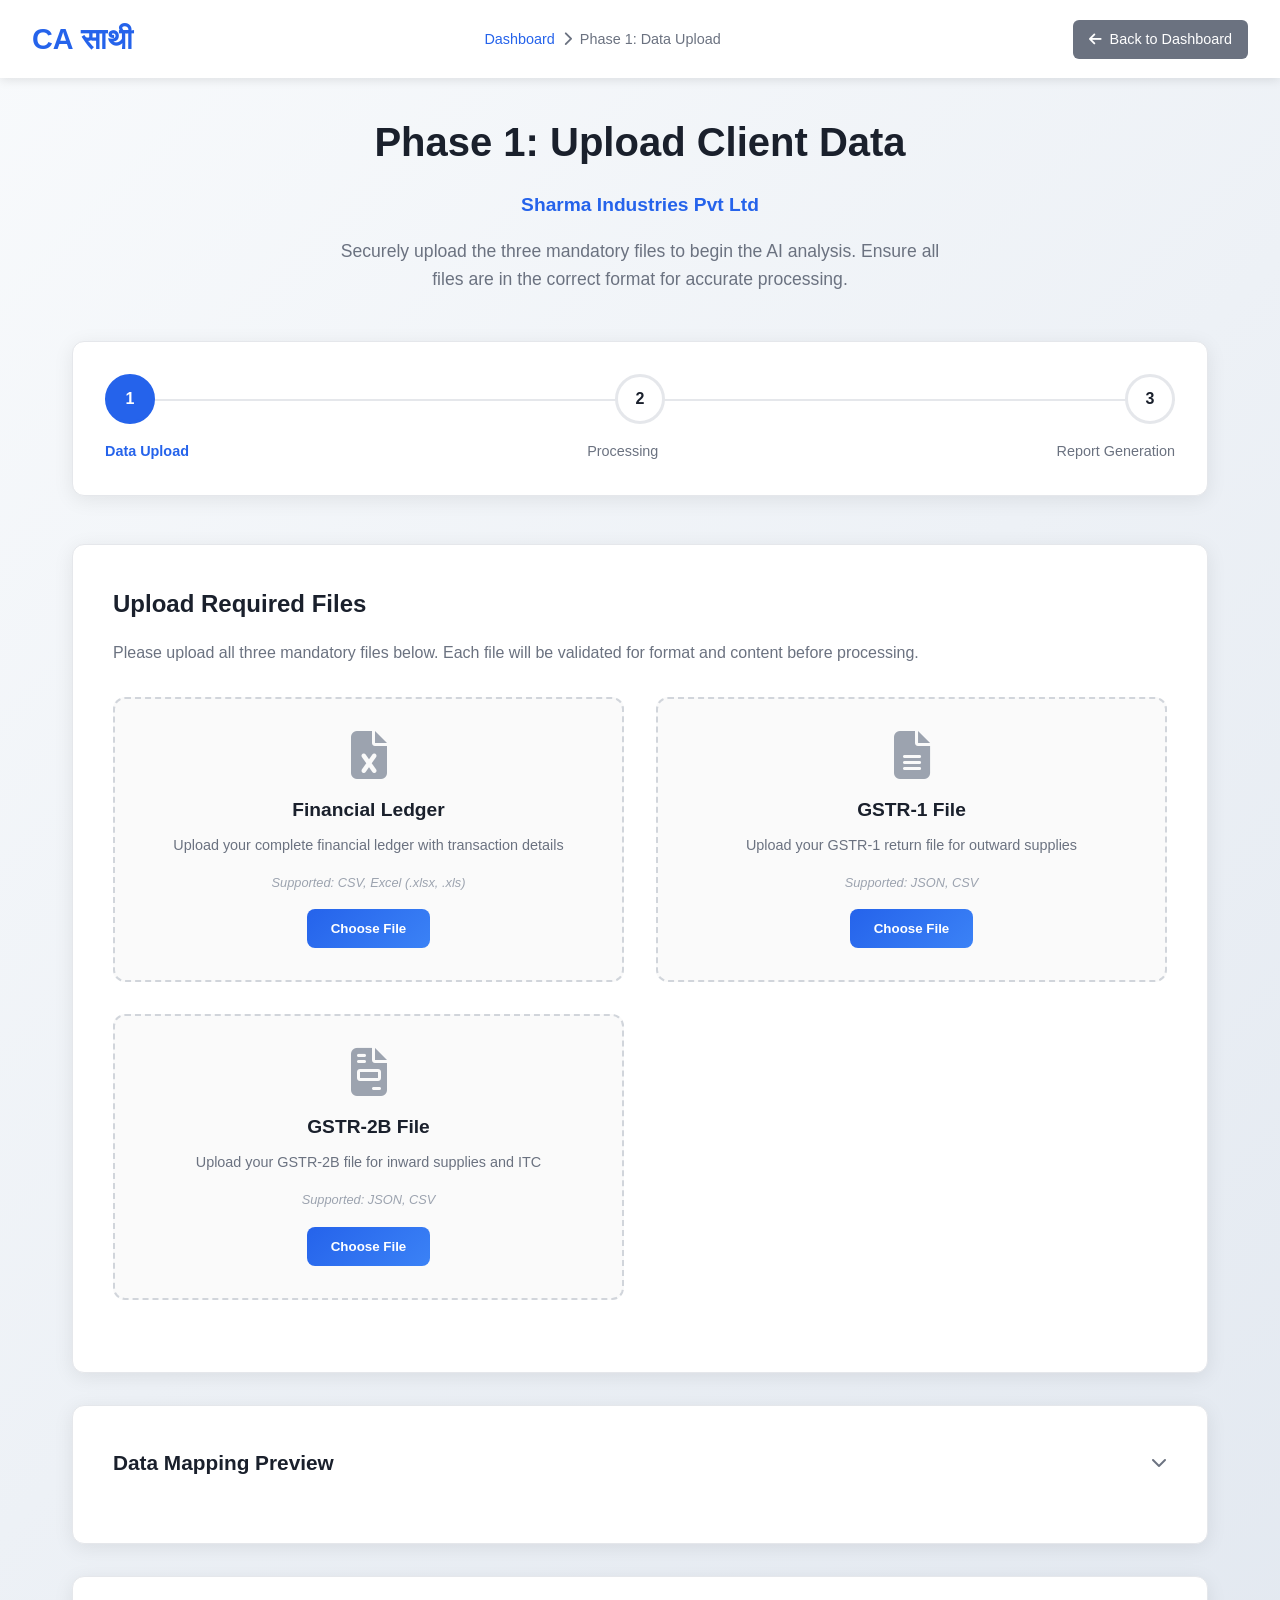
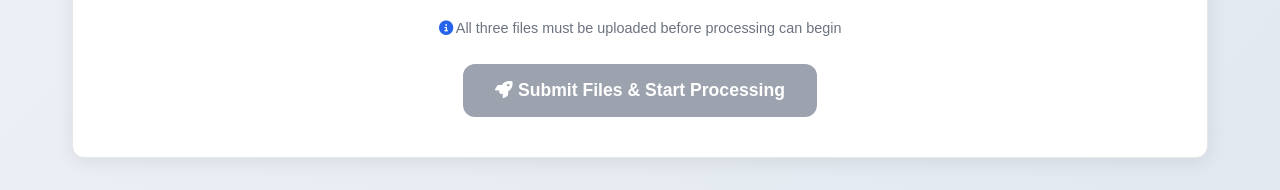
<file: phase1.html>
<!DOCTYPE html>
<html lang="en">
<head>
    <meta charset="UTF-8">
    <meta name="viewport" content="width=device-width, initial-scale=1.0">
    <title>Phase 1: Data Ingestion - CA साथी</title>
    <link rel="stylesheet" href="https://cdnjs.cloudflare.com/ajax/libs/font-awesome/6.4.0/css/all.min.css">
    <style>
        * {
            margin: 0;
            padding: 0;
            box-sizing: border-box;
            font-family: 'Segoe UI', Tahoma, Geneva, Verdana, sans-serif;
        }

        body {
            background: linear-gradient(135deg, #f8fafc 0%, #e2e8f0 100%);
            color: #1a202c;
            line-height: 1.6;
            min-height: 100vh;
        }

        /* Header */
        .header {
            background: white;
            box-shadow: 0 2px 10px rgba(0, 0, 0, 0.1);
            padding: 1rem 0;
            position: sticky;
            top: 0;
            z-index: 100;
        }

        .header-container {
            max-width: 1400px;
            margin: 0 auto;
            display: flex;
            justify-content: space-between;
            align-items: center;
            padding: 0 2rem;
        }

        .logo {
            font-size: 1.8rem;
            font-weight: bold;
            color: #2563eb;
        }

        .breadcrumb {
            display: flex;
            align-items: center;
            gap: 0.5rem;
            color: #6b7280;
            font-size: 0.9rem;
        }

        .breadcrumb a {
            color: #2563eb;
            text-decoration: none;
            transition: color 0.3s ease;
        }

        .breadcrumb a:hover {
            color: #1d4ed8;
        }

        .back-btn {
            background: #6b7280;
            color: white;
            border: none;
            padding: 0.5rem 1rem;
            border-radius: 6px;
            cursor: pointer;
            font-size: 0.9rem;
            transition: all 0.3s ease;
            text-decoration: none;
            display: inline-flex;
            align-items: center;
            gap: 0.5rem;
        }

        .back-btn:hover {
            background: #4b5563;
            transform: translateY(-1px);
        }

        /* Main Content */
        .main-content {
            max-width: 1200px;
            margin: 0 auto;
            padding: 2rem;
        }

        .phase-header {
            text-align: center;
            margin-bottom: 3rem;
        }

        .phase-title {
            font-size: 2.5rem;
            color: #1a202c;
            margin-bottom: 1rem;
            font-weight: 700;
        }

        .client-name {
            color: #2563eb;
            font-weight: 600;
            font-size: 1.2rem;
        }

        .phase-description {
            color: #6b7280;
            font-size: 1.1rem;
            max-width: 600px;
            margin: 1rem auto 0;
        }

        /* Progress Indicator */
        .progress-container {
            background: white;
            border-radius: 12px;
            padding: 2rem;
            margin-bottom: 3rem;
            box-shadow: 0 4px 20px rgba(0, 0, 0, 0.08);
            border: 1px solid #e5e7eb;
        }

        .progress-steps {
            display: flex;
            justify-content: space-between;
            align-items: center;
            position: relative;
            margin-bottom: 1rem;
        }

        .progress-line {
            position: absolute;
            top: 50%;
            left: 0;
            right: 0;
            height: 2px;
            background: #e5e7eb;
            z-index: 1;
        }

        .progress-line-active {
            height: 2px;
            background: #2563eb;
            width: 0%;
            transition: width 0.5s ease;
        }

        .progress-step {
            background: white;
            border: 3px solid #e5e7eb;
            border-radius: 50%;
            width: 50px;
            height: 50px;
            display: flex;
            align-items: center;
            justify-content: center;
            font-weight: bold;
            z-index: 2;
            position: relative;
            transition: all 0.3s ease;
        }

        .progress-step.active {
            border-color: #2563eb;
            background: #2563eb;
            color: white;
        }

        .progress-step.completed {
            border-color: #10b981;
            background: #10b981;
            color: white;
        }

        .step-labels {
            display: flex;
            justify-content: space-between;
            margin-top: 1rem;
        }

        .step-label {
            text-align: center;
            font-size: 0.9rem;
            color: #6b7280;
            font-weight: 500;
        }

        .step-label.active {
            color: #2563eb;
            font-weight: 600;
        }

        /* Upload Section */
        .upload-section {
            background: white;
            border-radius: 12px;
            padding: 2.5rem;
            box-shadow: 0 4px 20px rgba(0, 0, 0, 0.08);
            border: 1px solid #e5e7eb;
            margin-bottom: 2rem;
        }

        .upload-title {
            font-size: 1.5rem;
            color: #1a202c;
            margin-bottom: 1rem;
            font-weight: 600;
        }

        .upload-instructions {
            color: #6b7280;
            margin-bottom: 2rem;
            font-size: 1rem;
        }

        .upload-grid {
            display: grid;
            grid-template-columns: repeat(auto-fit, minmax(350px, 1fr));
            gap: 2rem;
            margin-bottom: 2rem;
        }

        .upload-zone {
            border: 2px dashed #d1d5db;
            border-radius: 12px;
            padding: 2rem;
            text-align: center;
            transition: all 0.3s ease;
            cursor: pointer;
            position: relative;
            background: #fafafa;
        }

        .upload-zone:hover {
            border-color: #2563eb;
            background: #f0f7ff;
        }

        .upload-zone.dragover {
            border-color: #2563eb;
            background: #eff6ff;
            transform: scale(1.02);
        }

        .upload-zone.uploaded {
            border-color: #10b981;
            background: #f0fdf4;
        }

        .upload-icon {
            font-size: 3rem;
            color: #9ca3af;
            margin-bottom: 1rem;
            transition: color 0.3s ease;
        }

        .upload-zone:hover .upload-icon,
        .upload-zone.dragover .upload-icon {
            color: #2563eb;
        }

        .upload-zone.uploaded .upload-icon {
            color: #10b981;
        }

        .upload-label {
            font-size: 1.2rem;
            font-weight: 600;
            color: #1a202c;
            margin-bottom: 0.5rem;
        }

        .upload-description {
            color: #6b7280;
            font-size: 0.9rem;
            margin-bottom: 1rem;
        }

        .file-types {
            color: #9ca3af;
            font-size: 0.8rem;
            font-style: italic;
        }

        .file-input {
            display: none;
        }

        .upload-button {
            background: linear-gradient(135deg, #2563eb, #3b82f6);
            color: white;
            border: none;
            padding: 0.75rem 1.5rem;
            border-radius: 8px;
            font-weight: 600;
            cursor: pointer;
            transition: all 0.3s ease;
            margin-top: 1rem;
        }

        .upload-button:hover {
            transform: translateY(-1px);
            box-shadow: 0 4px 15px rgba(37, 99, 235, 0.3);
        }

        /* File Preview */
        .file-preview {
            display: none;
            margin-top: 1rem;
            padding: 1rem;
            background: #f8fafc;
            border-radius: 8px;
            border: 1px solid #e5e7eb;
        }

        .file-preview.show {
            display: block;
        }

        .file-info {
            display: flex;
            align-items: center;
            justify-content: space-between;
            margin-bottom: 0.5rem;
        }

        .file-name {
            font-weight: 600;
            color: #1a202c;
        }

        .file-size {
            color: #6b7280;
            font-size: 0.9rem;
        }

        .remove-file {
            background: #ef4444;
            color: white;
            border: none;
            padding: 0.25rem 0.5rem;
            border-radius: 4px;
            cursor: pointer;
            font-size: 0.8rem;
            transition: background 0.3s ease;
        }

        .remove-file:hover {
            background: #dc2626;
        }

        /* Data Mapping Preview */
        .mapping-section {
            background: white;
            border-radius: 12px;
            padding: 2.5rem;
            box-shadow: 0 4px 20px rgba(0, 0, 0, 0.08);
            border: 1px solid #e5e7eb;
            margin-bottom: 2rem;
        }

        .mapping-header {
            display: flex;
            justify-content: space-between;
            align-items: center;
            margin-bottom: 1.5rem;
            cursor: pointer;
        }

        .mapping-title {
            font-size: 1.3rem;
            color: #1a202c;
            font-weight: 600;
        }

        .toggle-icon {
            color: #6b7280;
            transition: transform 0.3s ease;
        }

        .mapping-content {
            display: none;
            animation: slideDown 0.3s ease;
        }

        .mapping-content.show {
            display: block;
        }

        .mapping-table {
            width: 100%;
            border-collapse: collapse;
            margin-bottom: 1rem;
        }

        .mapping-table th,
        .mapping-table td {
            padding: 0.75rem;
            text-align: left;
            border-bottom: 1px solid #e5e7eb;
        }

        .mapping-table th {
            background: #f8fafc;
            font-weight: 600;
            color: #374151;
        }

        .column-select {
            width: 100%;
            padding: 0.5rem;
            border: 1px solid #d1d5db;
            border-radius: 6px;
            font-size: 0.9rem;
        }

        /* Submit Section */
        .submit-section {
            background: white;
            border-radius: 12px;
            padding: 2.5rem;
            box-shadow: 0 4px 20px rgba(0, 0, 0, 0.08);
            border: 1px solid #e5e7eb;
            text-align: center;
        }

        .submit-btn {
            background: linear-gradient(135deg, #10b981, #059669);
            color: white;
            border: none;
            padding: 1rem 2rem;
            border-radius: 12px;
            font-size: 1.1rem;
            font-weight: 600;
            cursor: pointer;
            transition: all 0.3s ease;
            box-shadow: 0 8px 25px rgba(16, 185, 129, 0.3);
            disabled: false;
        }

        .submit-btn:hover:not(:disabled) {
            transform: translateY(-2px);
            box-shadow: 0 12px 35px rgba(16, 185, 129, 0.4);
        }

        .submit-btn:disabled {
            background: #9ca3af;
            cursor: not-allowed;
            box-shadow: none;
        }

        .submit-requirements {
            color: #6b7280;
            font-size: 0.9rem;
            margin-bottom: 1.5rem;
        }

        /* Animations */
        @keyframes slideDown {
            from {
                opacity: 0;
                max-height: 0;
            }
            to {
                opacity: 1;
                max-height: 500px;
            }
        }

        /* Responsive Design */
        @media (max-width: 768px) {
            .main-content {
                padding: 1rem;
            }

            .upload-grid {
                grid-template-columns: 1fr;
            }

            .progress-steps {
                flex-direction: column;
                gap: 1rem;
            }

            .progress-line {
                display: none;
            }

            .step-labels {
                flex-direction: column;
                gap: 1rem;
            }

            .header-container {
                flex-direction: column;
                gap: 1rem;
                align-items: flex-start;
            }
        }

        /* Loading State */
        .loading-overlay {
            position: fixed;
            top: 0;
            left: 0;
            right: 0;
            bottom: 0;
            background: rgba(0, 0, 0, 0.5);
            display: none;
            justify-content: center;
            align-items: center;
            z-index: 1000;
        }

        .loading-content {
            background: white;
            padding: 2rem;
            border-radius: 12px;
            text-align: center;
            box-shadow: 0 25px 50px rgba(0, 0, 0, 0.3);
        }

        .spinner {
            width: 40px;
            height: 40px;
            border: 4px solid #f3f4f6;
            border-top: 4px solid #2563eb;
            border-radius: 50%;
            animation: spin 1s linear infinite;
            margin: 0 auto 1rem;
        }

        @keyframes spin {
            0% { transform: rotate(0deg); }
            100% { transform: rotate(360deg); }
        }
    </style>
</head>
<body>
    <!-- Header -->
    <header class="header">
        <div class="header-container">
            <div class="logo">CA साथी</div>
            <div class="breadcrumb">
                <a href="dashboard.html">Dashboard</a>
                <i class="fas fa-chevron-right"></i>
                <span>Phase 1: Data Upload</span>
            </div>
            <a href="dashboard.html" class="back-btn">
                <i class="fas fa-arrow-left"></i> Back to Dashboard
            </a>
        </div>
    </header>

    <!-- Main Content -->
    <main class="main-content">
        <div class="phase-header">
            <h1 class="phase-title">Phase 1: Upload Client Data</h1>
            <div class="client-name" id="clientName">Sharma Industries Pvt Ltd</div>
            <p class="phase-description">
                Securely upload the three mandatory files to begin the AI analysis. 
                Ensure all files are in the correct format for accurate processing.
            </p>
        </div>

        <!-- Progress Indicator -->
        <div class="progress-container">
            <div class="progress-steps">
                <div class="progress-line">
                    <div class="progress-line-active" id="progressLine"></div>
                </div>
                <div class="progress-step active" id="step1">1</div>
                <div class="progress-step" id="step2">2</div>
                <div class="progress-step" id="step3">3</div>
            </div>
            <div class="step-labels">
                <div class="step-label active">Data Upload</div>
                <div class="step-label">Processing</div>
                <div class="step-label">Report Generation</div>
            </div>
        </div>

        <!-- Upload Section -->
        <div class="upload-section">
            <h2 class="upload-title">Upload Required Files</h2>
            <p class="upload-instructions">
                Please upload all three mandatory files below. Each file will be validated for format and content before processing.
            </p>

            <div class="upload-grid">
                <!-- Financial Ledger Upload -->
                <div class="upload-zone" id="ledgerZone" onclick="triggerFileInput('ledgerInput')">
                    <i class="upload-icon fas fa-file-excel" id="ledgerIcon"></i>
                    <div class="upload-label">Financial Ledger</div>
                    <div class="upload-description">Upload your complete financial ledger with transaction details</div>
                    <div class="file-types">Supported: CSV, Excel (.xlsx, .xls)</div>
                    <button class="upload-button">Choose File</button>
                    <input type="file" id="ledgerInput" class="file-input" accept=".csv,.xlsx,.xls" onchange="handleFileUpload(this, 'ledger')">
                    <div class="file-preview" id="ledgerPreview"></div>
                </div>

                <!-- GSTR-1 Upload -->
                <div class="upload-zone" id="gstr1Zone" onclick="triggerFileInput('gstr1Input')">
                    <i class="upload-icon fas fa-file-alt" id="gstr1Icon"></i>
                    <div class="upload-label">GSTR-1 File</div>
                    <div class="upload-description">Upload your GSTR-1 return file for outward supplies</div>
                    <div class="file-types">Supported: JSON, CSV</div>
                    <button class="upload-button">Choose File</button>
                    <input type="file" id="gstr1Input" class="file-input" accept=".json,.csv" onchange="handleFileUpload(this, 'gstr1')">
                    <div class="file-preview" id="gstr1Preview"></div>
                </div>

                <!-- GSTR-2B Upload -->
                <div class="upload-zone" id="gstr2bZone" onclick="triggerFileInput('gstr2bInput')">
                    <i class="upload-icon fas fa-file-invoice" id="gstr2bIcon"></i>
                    <div class="upload-label">GSTR-2B File</div>
                    <div class="upload-description">Upload your GSTR-2B file for inward supplies and ITC</div>
                    <div class="file-types">Supported: JSON, CSV</div>
                    <button class="upload-button">Choose File</button>
                    <input type="file" id="gstr2bInput" class="file-input" accept=".json,.csv" onchange="handleFileUpload(this, 'gstr2b')">
                    <div class="file-preview" id="gstr2bPreview"></div>
                </div>
            </div>
        </div>

        <!-- Data Mapping Preview -->
        <div class="mapping-section">
            <div class="mapping-header" onclick="toggleMapping()">
                <h2 class="mapping-title">Data Mapping Preview</h2>
                <i class="toggle-icon fas fa-chevron-down" id="toggleIcon"></i>
            </div>
            <div class="mapping-content" id="mappingContent">
                <p style="color: #6b7280; margin-bottom: 1.5rem;">
                    Review and confirm the column mappings for your uploaded files. This ensures accurate data processing.
                </p>
                
                <div id="mappingTables">
                    <!-- Mapping tables will be generated here based on uploaded files -->
                    <p style="text-align: center; color: #9ca3af; padding: 2rem;">
                        Upload files to see data mapping preview
                    </p>
                </div>
            </div>
        </div>

        <!-- Submit Section -->
        <div class="submit-section">
            <div class="submit-requirements">
                <i class="fas fa-info-circle" style="color: #2563eb;"></i>
                All three files must be uploaded before processing can begin
            </div>
            <button class="submit-btn" id="submitBtn" onclick="submitFiles()" disabled>
                <i class="fas fa-rocket"></i> Submit Files & Start Processing
            </button>
        </div>
    </main>

    <!-- Loading Overlay -->
    <div class="loading-overlay" id="loadingOverlay">
        <div class="loading-content">
            <div class="spinner"></div>
            <h3>Validating Files...</h3>
            <p>Please wait while we validate your uploaded files</p>
        </div>
    </div>

    <script>
        // File upload state
        const uploadedFiles = {
            ledger: null,
            gstr1: null,
            gstr2b: null
        };

        // Initialize page
        document.addEventListener('DOMContentLoaded', function() {
            // Get client info from URL parameters
            const urlParams = new URLSearchParams(window.location.search);
            const clientId = urlParams.get('client');
            
            // In a real application, you would fetch client data based on the ID
            if (clientId) {
                // This would be replaced with actual client data fetching
                updateClientInfo(clientId);
            }

            setupDragAndDrop();
        });

        // Update client information
        function updateClientInfo(clientId) {
            // Sample client data - in production, this would come from an API
            const clients = {
                '1': 'Sharma Industries Pvt Ltd',
                '2': 'Tech Solutions Inc',
                '3': 'Global Exports Ltd',
                '4': 'Manufacturing Corp'
            };
            
            const clientName = clients[clientId] || 'Unknown Client';
            document.getElementById('clientName').textContent = clientName;
        }

        // Setup drag and drop functionality
        function setupDragAndDrop() {
            const zones = ['ledgerZone', 'gstr1Zone', 'gstr2bZone'];
            
            zones.forEach(zoneId => {
                const zone = document.getElementById(zoneId);
                
                zone.addEventListener('dragover', function(e) {
                    e.preventDefault();
                    zone.classList.add('dragover');
                });
                
                zone.addEventListener('dragleave', function(e) {
                    e.preventDefault();
                    zone.classList.remove('dragover');
                });
                
                zone.addEventListener('drop', function(e) {
                    e.preventDefault();
                    zone.classList.remove('dragover');
                    
                    const files = e.dataTransfer.files;
                    if (files.length > 0) {
                        const fileType = zoneId.replace('Zone', '');
                        const inputId = fileType + 'Input';
                        const input = document.getElementById(inputId);
                        input.files = files;
                        handleFileUpload(input, fileType);
                    }
                });
            });
        }

        // Trigger file input
        function triggerFileInput(inputId) {
            document.getElementById(inputId).click();
        }

        // Handle file upload
        function handleFileUpload(input, fileType) {
            const file = input.files[0];
            if (!file) return;

            // Validate file
            if (!validateFile(file, fileType)) {
                return;
            }

            // Store file
            uploadedFiles[fileType] = file;

            // Update UI
            updateUploadZone(fileType, file);
            updateSubmitButton();
            generateMappingPreview(fileType, file);
        }

        // Validate file
        function validateFile(file, fileType) {
            const maxSize = 50 * 1024 * 1024; // 50MB
            
            if (file.size > maxSize) {
                alert('File size must be less than 50MB');
                return false;
            }

            const allowedTypes = {
                'ledger': ['.csv', '.xlsx', '.xls'],
                'gstr1': ['.json', '.csv'],
                'gstr2b': ['.json', '.csv']
            };

            const fileExtension = '.' + file.name.split('.').pop().toLowerCase();
            if (!allowedTypes[fileType].includes(fileExtension)) {
                alert(`Invalid file type for ${fileType}. Allowed types: ${allowedTypes[fileType].join(', ')}`);
                return false;
            }

            return true;
        }

        // Update upload zone UI
        function updateUploadZone(fileType, file) {
            const zone = document.getElementById(fileType + 'Zone');
            const icon = document.getElementById(fileType + 'Icon');
            const preview = document.getElementById(fileType + 'Preview');

            // Update zone appearance
            zone.classList.add('uploaded');
            icon.className = 'upload-icon fas fa-check-circle';

            // Show file preview
            preview.innerHTML = `
                <div class="file-info">
                    <div>
                        <div class="file-name">${file.name}</div>
                        <div class="file-size">${formatFileSize(file.size)}</div>
                    </div>
                    <button class="remove-file" onclick="removeFile('${fileType}')">
                        <i class="fas fa-times"></i> Remove
                    </button>
                </div>
            `;
            preview.classList.add('show');
        }

        // Remove file
        function removeFile(fileType) {
            uploadedFiles[fileType] = null;
            
            const zone = document.getElementById(fileType + 'Zone');
            const icon = document.getElementById(fileType + 'Icon');
            const preview = document.getElementById(fileType + 'Preview');
            const input = document.getElementById(fileType + 'Input');

            // Reset zone appearance
            zone.classList.remove('uploaded');
            preview.classList.remove('show');
            input.value = '';

            // Reset icon based on file type
            const iconClasses = {
                'ledger': 'fas fa-file-excel',
                'gstr1': 'fas fa-file-alt',
                'gstr2b': 'fas fa-file-invoice'
            };
            icon.className = 'upload-icon ' + iconClasses[fileType];

            updateSubmitButton();
            updateMappingPreview();
        }

        // Update submit button state
        function updateSubmitButton() {
            const submitBtn = document.getElementById('submitBtn');
            const allFilesUploaded = Object.values(uploadedFiles).every(file => file !== null);
            
            submitBtn.disabled = !allFilesUploaded;
            
            if (allFilesUploaded) {
                submitBtn.innerHTML = '<i class="fas fa-rocket"></i> Submit Files & Start Processing';
            } else {
                const uploadedCount = Object.values(uploadedFiles).filter(file => file !== null).length;
                submitBtn.innerHTML = `<i class="fas fa-upload"></i> Upload All Files (${uploadedCount}/3)`;
            }
        }

        // Generate mapping preview
        function generateMappingPreview(fileType, file) {
            // This would parse the file and show column mapping options
            // For demo purposes, we'll show sample mappings
            updateMappingPreview();
        }

        // Update mapping preview
        function updateMappingPreview() {
            const mappingTables = document.getElementById('mappingTables');
            const uploadedCount = Object.values(uploadedFiles).filter(file => file !== null).length;
            
            if (uploadedCount === 0) {
                mappingTables.innerHTML = `
                    <p style="text-align: center; color: #9ca3af; padding: 2rem;">
                        Upload files to see data mapping preview
                    </p>
                `;
                return;
            }

            let tablesHTML = '';
            
            Object.keys(uploadedFiles).forEach(fileType => {
                if (uploadedFiles[fileType]) {
                    tablesHTML += generateMappingTable(fileType);
                }
            });
            
            mappingTables.innerHTML = tablesHTML;
        }

        // Generate mapping table for a file type
        function generateMappingTable(fileType) {
            const sampleData = {
                'ledger': {
                    title: 'Financial Ledger Mapping',
                    columns: ['Date', 'Description', 'Amount', 'Tax Rate', 'GSTIN'],
                    mappings: ['Transaction Date', 'Taxable Amount', 'Tax Amount', 'GST Rate', 'Party GSTIN']
                },
                'gstr1': {
                    title: 'GSTR-1 Mapping',
                    columns: ['Invoice No', 'Date', 'GSTIN', 'Taxable Value', 'Tax Amount'],
                    mappings: ['Invoice Number', 'Invoice Date', 'Recipient GSTIN', 'Taxable Amount', 'Tax Amount']
                },
                'gstr2b': {
                    title: 'GSTR-2B Mapping',
                    columns: ['Supplier GSTIN', 'Invoice No', 'Date', 'Taxable Value', 'ITC Amount'],
                    mappings: ['Supplier GSTIN', 'Invoice Number', 'Invoice Date', 'Taxable Value', 'ITC Eligible']
                }
            };

            const data = sampleData[fileType];
            
            return `
                <div style="margin-bottom: 2rem;">
                    <h4 style="margin-bottom: 1rem; color: #1a202c;">${data.title}</h4>
                    <table class="mapping-table">
                        <thead>
                            <tr>
                                <th>Detected Column</th>
                                <th>Map To</th>
                                <th>Sample Data</th>
                            </tr>
                        </thead>
                        <tbody>
                            ${data.columns.map((col, index) => `
                                <tr>
                                    <td><strong>${col}</strong></td>
                                    <td>
                                        <select class="column-select">
                                            <option value="${data.mappings[index]}" selected>${data.mappings[index]}</option>
                                            <option value="ignore">Ignore Column</option>
                                        </select>
                                    </td>
                                    <td style="color: #6b7280; font-size: 0.9rem;">Sample data...</td>
                                </tr>
                            `).join('')}
                        </tbody>
                    </table>
                </div>
            `;
        }

        // Toggle mapping section
        function toggleMapping() {
            const content = document.getElementById('mappingContent');
            const icon = document.getElementById('toggleIcon');
            
            content.classList.toggle('show');
            
            if (content.classList.contains('show')) {
                icon.style.transform = 'rotate(180deg)';
            } else {
                icon.style.transform = 'rotate(0deg)';
            }
        }

        // Submit files
        function submitFiles() {
            const loadingOverlay = document.getElementById('loadingOverlay');
            loadingOverlay.style.display = 'flex';
            
            // Simulate file validation and processing
            setTimeout(() => {
                loadingOverlay.style.display = 'none';
                
                // Redirect to Phase 2
                const urlParams = new URLSearchParams(window.location.search);
                const clientId = urlParams.get('client') || '1';
                window.location.href = `phase2.html?client=${clientId}`;
            }, 3000);
        }

        // Format file size
        function formatFileSize(bytes) {
            if (bytes === 0) return '0 Bytes';
            const k = 1024;
            const sizes = ['Bytes', 'KB', 'MB', 'GB'];
            const i = Math.floor(Math.log(bytes) / Math.log(k));
            return parseFloat((bytes / Math.pow(k, i)).toFixed(2)) + ' ' + sizes[i];
        }
    </script>
</body>
</html>
</file>
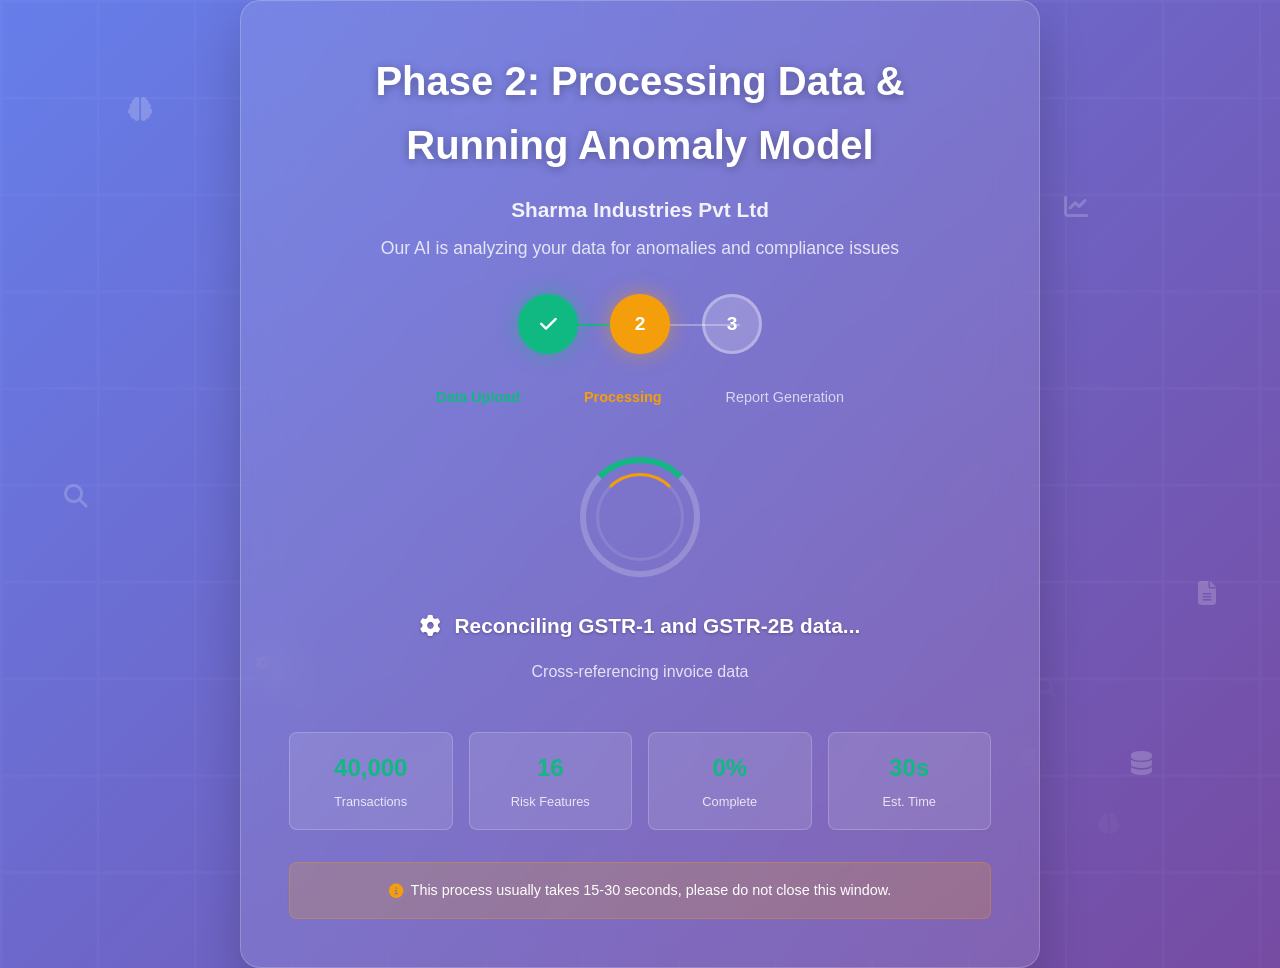
<file: phase2.html>
<!DOCTYPE html>
<html lang="en">
<head>
    <meta charset="UTF-8">
    <meta name="viewport" content="width=device-width, initial-scale=1.0">
    <title>Phase 2: Data Processing - CA साथी</title>
    <link rel="stylesheet" href="https://cdnjs.cloudflare.com/ajax/libs/font-awesome/6.4.0/css/all.min.css">
    <style>
        * {
            margin: 0;
            padding: 0;
            box-sizing: border-box;
            font-family: 'Segoe UI', Tahoma, Geneva, Verdana, sans-serif;
        }

        body {
            background: linear-gradient(135deg, #667eea 0%, #764ba2 100%);
            color: white;
            line-height: 1.6;
            min-height: 100vh;
            display: flex;
            flex-direction: column;
            justify-content: center;
            align-items: center;
            position: relative;
            overflow: hidden;
        }

        /* Background Animation */
        body::before {
            content: '';
            position: absolute;
            top: 0;
            left: 0;
            right: 0;
            bottom: 0;
            background: url('data:image/svg+xml,<svg xmlns="http://www.w3.org/2000/svg" viewBox="0 0 100 100"><defs><pattern id="grid" width="10" height="10" patternUnits="userSpaceOnUse"><path d="M 10 0 L 0 0 0 10" fill="none" stroke="rgba(255,255,255,0.1)" stroke-width="0.5"/></pattern></defs><rect width="100" height="100" fill="url(%23grid)"/></svg>');
            opacity: 0.3;
            animation: backgroundMove 20s linear infinite;
        }

        @keyframes backgroundMove {
            0% { transform: translateX(0) translateY(0); }
            25% { transform: translateX(-10px) translateY(-10px); }
            50% { transform: translateX(-20px) translateY(0); }
            75% { transform: translateX(-10px) translateY(10px); }
            100% { transform: translateX(0) translateY(0); }
        }

        /* Floating Elements */
        .floating-elements {
            position: absolute;
            top: 0;
            left: 0;
            width: 100%;
            height: 100%;
            pointer-events: none;
            z-index: 1;
        }

        .floating-icon {
            position: absolute;
            color: rgba(255, 255, 255, 0.2);
            font-size: 1.5rem;
            animation: float 8s infinite ease-in-out;
        }

        .floating-icon:nth-child(1) { top: 10%; left: 10%; animation-delay: 0s; }
        .floating-icon:nth-child(2) { top: 20%; right: 15%; animation-delay: 1s; }
        .floating-icon:nth-child(3) { bottom: 30%; left: 20%; animation-delay: 2s; }
        .floating-icon:nth-child(4) { bottom: 20%; right: 10%; animation-delay: 3s; }
        .floating-icon:nth-child(5) { top: 50%; left: 5%; animation-delay: 4s; }
        .floating-icon:nth-child(6) { top: 60%; right: 5%; animation-delay: 5s; }

        @keyframes float {
            0%, 100% {
                transform: translateY(0) rotate(0deg);
            }
            25% {
                transform: translateY(-20px) rotate(5deg);
            }
            50% {
                transform: translateY(-10px) rotate(-3deg);
            }
            75% {
                transform: translateY(-15px) rotate(2deg);
            }
        }

        /* Main Container */
        .processing-container {
            background: rgba(255, 255, 255, 0.1);
            backdrop-filter: blur(20px);
            border-radius: 20px;
            padding: 3rem;
            width: 90%;
            max-width: 800px;
            box-shadow: 0 25px 50px rgba(0, 0, 0, 0.2);
            border: 1px solid rgba(255, 255, 255, 0.2);
            z-index: 2;
            text-align: center;
            animation: slideIn 0.8s ease;
            position: relative;
        }

        .processing-header {
            margin-bottom: 2rem;
        }

        .phase-title {
            font-size: 2.5rem;
            margin-bottom: 1rem;
            font-weight: 700;
            text-shadow: 0 2px 10px rgba(0, 0, 0, 0.3);
        }

        .client-name {
            font-size: 1.3rem;
            opacity: 0.9;
            margin-bottom: 0.5rem;
            font-weight: 600;
        }

        .processing-subtitle {
            font-size: 1.1rem;
            opacity: 0.8;
            margin-bottom: 2rem;
        }

        /* Progress Indicator */
        .progress-section {
            margin-bottom: 3rem;
        }

        .progress-steps {
            display: flex;
            justify-content: center;
            align-items: center;
            gap: 2rem;
            margin-bottom: 2rem;
            position: relative;
        }

        .progress-line {
            position: absolute;
            top: 50%;
            left: 50%;
            transform: translateX(-50%);
            width: 200px;
            height: 2px;
            background: rgba(255, 255, 255, 0.3);
            z-index: 1;
        }

        .progress-line-active {
            height: 2px;
            background: #10b981;
            width: 100px;
            transition: width 1s ease;
            animation: progressGlow 2s infinite;
        }

        @keyframes progressGlow {
            0%, 100% { box-shadow: 0 0 5px #10b981; }
            50% { box-shadow: 0 0 20px #10b981, 0 0 30px #10b981; }
        }

        .progress-step {
            background: rgba(255, 255, 255, 0.2);
            border: 3px solid rgba(255, 255, 255, 0.3);
            border-radius: 50%;
            width: 60px;
            height: 60px;
            display: flex;
            align-items: center;
            justify-content: center;
            font-weight: bold;
            font-size: 1.2rem;
            z-index: 2;
            position: relative;
            transition: all 0.5s ease;
        }

        .progress-step.completed {
            border-color: #10b981;
            background: #10b981;
            color: white;
            box-shadow: 0 0 20px rgba(16, 185, 129, 0.5);
        }

        .progress-step.active {
            border-color: #f59e0b;
            background: #f59e0b;
            color: white;
            animation: pulse 2s infinite;
            box-shadow: 0 0 20px rgba(245, 158, 11, 0.5);
        }

        @keyframes pulse {
            0% { transform: scale(1); }
            50% { transform: scale(1.1); }
            100% { transform: scale(1); }
        }

        .step-labels {
            display: flex;
            justify-content: center;
            gap: 4rem;
            margin-top: 1rem;
        }

        .step-label {
            font-size: 0.9rem;
            opacity: 0.7;
            font-weight: 500;
        }

        .step-label.active {
            opacity: 1;
            font-weight: 600;
            color: #f59e0b;
        }

        .step-label.completed {
            opacity: 1;
            font-weight: 600;
            color: #10b981;
        }

        /* Main Processing Visual */
        .processing-visual {
            margin: 3rem 0;
            position: relative;
        }

        .main-spinner {
            width: 120px;
            height: 120px;
            border: 6px solid rgba(255, 255, 255, 0.2);
            border-top: 6px solid #10b981;
            border-radius: 50%;
            animation: spin 2s linear infinite;
            margin: 0 auto 2rem;
            position: relative;
        }

        .main-spinner::after {
            content: '';
            position: absolute;
            top: 10px;
            left: 10px;
            right: 10px;
            bottom: 10px;
            border: 3px solid rgba(255, 255, 255, 0.1);
            border-top: 3px solid #f59e0b;
            border-radius: 50%;
            animation: spin 1.5s linear infinite reverse;
        }

        @keyframes spin {
            0% { transform: rotate(0deg); }
            100% { transform: rotate(360deg); }
        }

        /* Status Messages */
        .status-container {
            margin-bottom: 2rem;
        }

        .status-message {
            font-size: 1.3rem;
            font-weight: 600;
            margin-bottom: 1rem;
            text-shadow: 0 1px 3px rgba(0, 0, 0, 0.3);
            animation: fadeInOut 3s ease-in-out infinite;
        }

        @keyframes fadeInOut {
            0%, 100% { opacity: 0.8; }
            50% { opacity: 1; }
        }

        .sub-status {
            font-size: 1rem;
            opacity: 0.8;
            margin-bottom: 0.5rem;
        }

        .progress-details {
            background: rgba(255, 255, 255, 0.1);
            border-radius: 12px;
            padding: 1.5rem;
            margin: 2rem 0;
            border: 1px solid rgba(255, 255, 255, 0.2);
        }

        .detail-item {
            display: flex;
            justify-content: space-between;
            align-items: center;
            margin-bottom: 1rem;
            padding: 0.5rem 0;
            border-bottom: 1px solid rgba(255, 255, 255, 0.1);
        }

        .detail-item:last-child {
            border-bottom: none;
            margin-bottom: 0;
        }

        .detail-label {
            font-weight: 500;
        }

        .detail-value {
            font-weight: 600;
            color: #10b981;
        }

        .processing-icon {
            display: inline-block;
            margin-right: 0.5rem;
            animation: bounce 2s infinite;
        }

        @keyframes bounce {
            0%, 20%, 50%, 80%, 100% { transform: translateY(0); }
            40% { transform: translateY(-10px); }
            60% { transform: translateY(-5px); }
        }

        /* Duration Note */
        .duration-note {
            background: rgba(245, 158, 11, 0.2);
            border: 1px solid rgba(245, 158, 11, 0.3);
            border-radius: 8px;
            padding: 1rem;
            margin-top: 2rem;
            font-size: 0.9rem;
            display: flex;
            align-items: center;
            justify-content: center;
            gap: 0.5rem;
        }

        .duration-note i {
            color: #f59e0b;
        }

        /* Processing Steps */
        .processing-steps {
            text-align: left;
            margin: 2rem 0;
        }

        .step-item {
            display: flex;
            align-items: center;
            padding: 0.75rem 0;
            border-bottom: 1px solid rgba(255, 255, 255, 0.1);
            transition: all 0.3s ease;
        }

        .step-item:last-child {
            border-bottom: none;
        }

        .step-icon {
            width: 30px;
            height: 30px;
            border-radius: 50%;
            display: flex;
            align-items: center;
            justify-content: center;
            margin-right: 1rem;
            font-size: 0.9rem;
            transition: all 0.3s ease;
        }

        .step-icon.pending {
            background: rgba(255, 255, 255, 0.2);
            color: rgba(255, 255, 255, 0.6);
        }

        .step-icon.processing {
            background: #f59e0b;
            color: white;
            animation: pulse 1.5s infinite;
        }

        .step-icon.completed {
            background: #10b981;
            color: white;
        }

        .step-text {
            flex: 1;
            font-weight: 500;
        }

        .step-item.processing .step-text {
            color: #f59e0b;
            font-weight: 600;
        }

        .step-item.completed .step-text {
            color: #10b981;
            font-weight: 600;
        }

        /* Responsive Design */
        @media (max-width: 768px) {
            .processing-container {
                padding: 2rem;
                margin: 1rem;
            }

            .phase-title {
                font-size: 2rem;
            }

            .progress-steps {
                gap: 1rem;
            }

            .progress-line {
                width: 100px;
            }

            .step-labels {
                gap: 2rem;
                font-size: 0.8rem;
            }

            .main-spinner {
                width: 80px;
                height: 80px;
            }

            .status-message {
                font-size: 1.1rem;
            }
        }

        /* Animation for container entrance */
        @keyframes slideIn {
            from {
                opacity: 0;
                transform: translateY(50px);
            }
            to {
                opacity: 1;
                transform: translateY(0);
            }
        }

        /* Data visualization elements */
        .data-stats {
            display: grid;
            grid-template-columns: repeat(auto-fit, minmax(150px, 1fr));
            gap: 1rem;
            margin: 2rem 0;
        }

        .stat-box {
            background: rgba(255, 255, 255, 0.1);
            border-radius: 8px;
            padding: 1rem;
            text-align: center;
            border: 1px solid rgba(255, 255, 255, 0.2);
        }

        .stat-number {
            font-size: 1.5rem;
            font-weight: bold;
            color: #10b981;
            display: block;
        }

        .stat-label {
            font-size: 0.8rem;
            opacity: 0.8;
            margin-top: 0.25rem;
        }
    </style>
</head>
<body>
    <div class="floating-elements">
        <i class="floating-icon fas fa-brain"></i>
        <i class="floating-icon fas fa-chart-line"></i>
        <i class="floating-icon fas fa-cogs"></i>
        <i class="floating-icon fas fa-database"></i>
        <i class="floating-icon fas fa-search"></i>
        <i class="floating-icon fas fa-file-alt"></i>
    </div>

    <div class="processing-container">
        <div class="processing-header">
            <h1 class="phase-title">Phase 2: Processing Data & Running Anomaly Model</h1>
            <div class="client-name" id="clientName">Sharma Industries Pvt Ltd</div>
            <p class="processing-subtitle">Our AI is analyzing your data for anomalies and compliance issues</p>
        </div>

        <!-- Progress Steps -->
        <div class="progress-section">
            <div class="progress-steps">
                <div class="progress-line">
                    <div class="progress-line-active" id="progressLineActive"></div>
                </div>
                <div class="progress-step completed" id="step1">
                    <i class="fas fa-check"></i>
                </div>
                <div class="progress-step active" id="step2">2</div>
                <div class="progress-step" id="step3">3</div>
            </div>
            <div class="step-labels">
                <div class="step-label completed">Data Upload</div>
                <div class="step-label active">Processing</div>
                <div class="step-label">Report Generation</div>
            </div>
        </div>

        <!-- Main Processing Visual -->
        <div class="processing-visual">
            <div class="main-spinner"></div>
            
            <div class="status-container">
                <div class="status-message" id="statusMessage">
                    <i class="processing-icon fas fa-cog"></i>
                    <span id="statusText">Analyzing 40,000 Transactions...</span>
                </div>
                <div class="sub-status" id="subStatus">Calculating 16 Risk Features with XGBoost</div>
            </div>
        </div>

        <!-- Data Statistics -->
        <div class="data-stats">
            <div class="stat-box">
                <span class="stat-number" id="transactionCount">40,000</span>
                <span class="stat-label">Transactions</span>
            </div>
            <div class="stat-box">
                <span class="stat-number" id="riskFeatures">16</span>
                <span class="stat-label">Risk Features</span>
            </div>
            <div class="stat-box">
                <span class="stat-number" id="progressPercent">0%</span>
                <span class="stat-label">Complete</span>
            </div>
            <div class="stat-box">
                <span class="stat-number" id="timeRemaining">30s</span>
                <span class="stat-label">Est. Time</span>
            </div>
        </div>

        <!-- Processing Details */
        <div class="progress-details">
            <div class="processing-steps" id="processingSteps">
                <div class="step-item processing" id="step-reconciliation">
                    <div class="step-icon processing">
                        <i class="fas fa-sync"></i>
                    </div>
                    <div class="step-text">Reconciliation Check</div>
                </div>
                <div class="step-item pending" id="step-anomaly">
                    <div class="step-icon pending">
                        <i class="fas fa-search"></i>
                    </div>
                    <div class="step-text">Anomaly Detection</div>
                </div>
                <div class="step-item pending" id="step-risk">
                    <div class="step-icon pending">
                        <i class="fas fa-exclamation-triangle"></i>
                    </div>
                    <div class="step-text">Risk Assessment</div>
                </div>
                <div class="step-item pending" id="step-compliance">
                    <div class="step-icon pending">
                        <i class="fas fa-shield-alt"></i>
                    </div>
                    <div class="step-text">Compliance Validation</div>
                </div>
                <div class="step-item pending" id="step-report">
                    <div class="step-icon pending">
                        <i class="fas fa-file-alt"></i>
                    </div>
                    <div class="step-text">Report Generation</div>
                </div>
            </div>
        </div>

        <!-- Duration Note -->
        <div class="duration-note">
            <i class="fas fa-info-circle"></i>
            <span>This process usually takes 15-30 seconds, please do not close this window.</span>
        </div>
    </div>

    <script>
        // Processing simulation data
        const processingSteps = [
            {
                id: 'step-reconciliation',
                name: 'Reconciliation Check',
                duration: 6000,
                message: 'Reconciling GSTR-1 and GSTR-2B data...',
                subMessage: 'Cross-referencing invoice data'
            },
            {
                id: 'step-anomaly',
                name: 'Anomaly Detection',
                duration: 8000,
                message: 'Running ML anomaly detection...',
                subMessage: 'Analyzing transaction patterns'
            },
            {
                id: 'step-risk',
                name: 'Risk Assessment',
                duration: 5000,
                message: 'Calculating risk scores...',
                subMessage: 'Evaluating compliance risks'
            },
            {
                id: 'step-compliance',
                name: 'Compliance Validation',
                duration: 4000,
                message: 'Validating GST compliance...',
                subMessage: 'Checking regulatory requirements'
            },
            {
                id: 'step-report',
                name: 'Report Generation',
                duration: 3000,
                message: 'Generating final report...',
                subMessage: 'Preparing insights and recommendations'
            }
        ];

        let currentStepIndex = 0;
        let totalDuration = processingSteps.reduce((sum, step) => sum + step.duration, 0);
        let elapsedTime = 0;
        let startTime = Date.now();

        // Initialize page
        document.addEventListener('DOMContentLoaded', function() {
            // Get client info from URL parameters
            const urlParams = new URLSearchParams(window.location.search);
            const clientId = urlParams.get('client');
            
            if (clientId) {
                updateClientInfo(clientId);
            }

            // Start processing simulation
            startProcessing();
        });

        // Update client information
        function updateClientInfo(clientId) {
            const clients = {
                '1': 'Sharma Industries Pvt Ltd',
                '2': 'Tech Solutions Inc',
                '3': 'Global Exports Ltd',
                '4': 'Manufacturing Corp'
            };
            
            const clientName = clients[clientId] || 'Unknown Client';
            document.getElementById('clientName').textContent = clientName;
        }

        // Start processing simulation
        function startProcessing() {
            // Update progress line
            document.getElementById('progressLineActive').style.width = '100px';
            
            // Start the first step
            processStep(0);
            
            // Update progress continuously
            updateProgress();
        }

        // Process individual step
        function processStep(stepIndex) {
            if (stepIndex >= processingSteps.length) {
                completeProcessing();
                return;
            }

            const step = processingSteps[stepIndex];
            
            // Update status messages
            document.getElementById('statusText').textContent = step.message;
            document.getElementById('subStatus').textContent = step.subMessage;
            
            // Update step UI
            updateStepUI(stepIndex);
            
            // Simulate step duration
            setTimeout(() => {
                completeStep(stepIndex);
                processStep(stepIndex + 1);
            }, step.duration);
        }

        // Update step UI
        function updateStepUI(stepIndex) {
            const stepElement = document.getElementById(processingSteps[stepIndex].id);
            const stepIcon = stepElement.querySelector('.step-icon');
            
            // Mark current step as processing
            stepElement.classList.remove('pending');
            stepElement.classList.add('processing');
            stepIcon.classList.remove('pending');
            stepIcon.classList.add('processing');
        }

        // Complete step
        function completeStep(stepIndex) {
            const stepElement = document.getElementById(processingSteps[stepIndex].id);
            const stepIcon = stepElement.querySelector('.step-icon');
            
            // Mark step as completed
            stepElement.classList.remove('processing');
            stepElement.classList.add('completed');
            stepIcon.classList.remove('processing');
            stepIcon.classList.add('completed');
            stepIcon.innerHTML = '<i class="fas fa-check"></i>';
        }

        // Update progress continuously
        function updateProgress() {
            const progressInterval = setInterval(() => {
                elapsedTime = Date.now() - startTime;
                const progressPercent = Math.min((elapsedTime / totalDuration) * 100, 100);
                const remainingTime = Math.max(Math.ceil((totalDuration - elapsedTime) / 1000), 0);
                
                // Update progress display
                document.getElementById('progressPercent').textContent = Math.floor(progressPercent) + '%';
                document.getElementById('timeRemaining').textContent = remainingTime + 's';
                
                // Update transaction count (simulate processing)
                const processedTransactions = Math.floor((progressPercent / 100) * 40000);
                document.getElementById('transactionCount').textContent = processedTransactions.toLocaleString();
                
                // Clear interval when complete
                if (progressPercent >= 100) {
                    clearInterval(progressInterval);
                }
            }, 100);
        }

        // Complete processing
        function completeProcessing() {
            // Update final status
            document.getElementById('statusText').textContent = 'Processing Complete!';
            document.getElementById('subStatus').textContent = 'Redirecting to anomaly report...';
            document.getElementById('progressPercent').textContent = '100%';
            document.getElementById('timeRemaining').textContent = '0s';
            
            // Update progress steps
            document.getElementById('step2').classList.remove('active');
            document.getElementById('step2').classList.add('completed');
            document.getElementById('step2').innerHTML = '<i class="fas fa-check"></i>';
            
            // Add completion animation
            const container = document.querySelector('.processing-container');
            container.style.transform = 'scale(1.05)';
            container.style.transition = 'transform 0.3s ease';
            
            setTimeout(() => {
                container.style.transform = 'scale(1)';
            }, 300);
            
            // Redirect to Phase 3 after a short delay
            setTimeout(() => {
                const urlParams = new URLSearchParams(window.location.search);
                const clientId = urlParams.get('client') || '1';
                window.location.href = `phase3.html?client=${clientId}`;
            }, 2000);
        }

        // Add some dynamic floating icons
        document.addEventListener('DOMContentLoaded', function() {
            const floatingElements = document.querySelector('.floating-elements');
            const icons = ['fa-brain', 'fa-chart-line', 'fa-cogs', 'fa-database', 'fa-search', 'fa-file-alt', 'fa-calculator', 'fa-shield-alt'];
            
            // Add more floating icons dynamically
            for (let i = 0; i < 10; i++) {
                const icon = document.createElement('i');
                icon.className = 'floating-icon fas ' + icons[Math.floor(Math.random() * icons.length)];
                
                // Random positioning
                const top = Math.random() * 80 + 10;
                const left = Math.random() * 80 + 10;
                const delay = Math.random() * 8;
                const duration = 6 + Math.random() * 4;
                
                icon.style.top = `${top}%`;
                icon.style.left = `${left}%`;
                icon.style.animationDelay = `${delay}s`;
                icon.style.animationDuration = `${duration}s`;
                icon.style.fontSize = `${1 + Math.random() * 0.5}rem`;
                icon.style.opacity = Math.random() * 0.3 + 0.1;
                
                floatingElements.appendChild(icon);
            }
        });

        // Prevent page refresh/close during processing
        window.addEventListener('beforeunload', function(e) {
            if (elapsedTime < totalDuration) {
                e.preventDefault();
                e.returnValue = 'Processing is still in progress. Are you sure you want to leave?';
                return e.returnValue;
            }
        });
    </script>
</body>
</html>
</file>
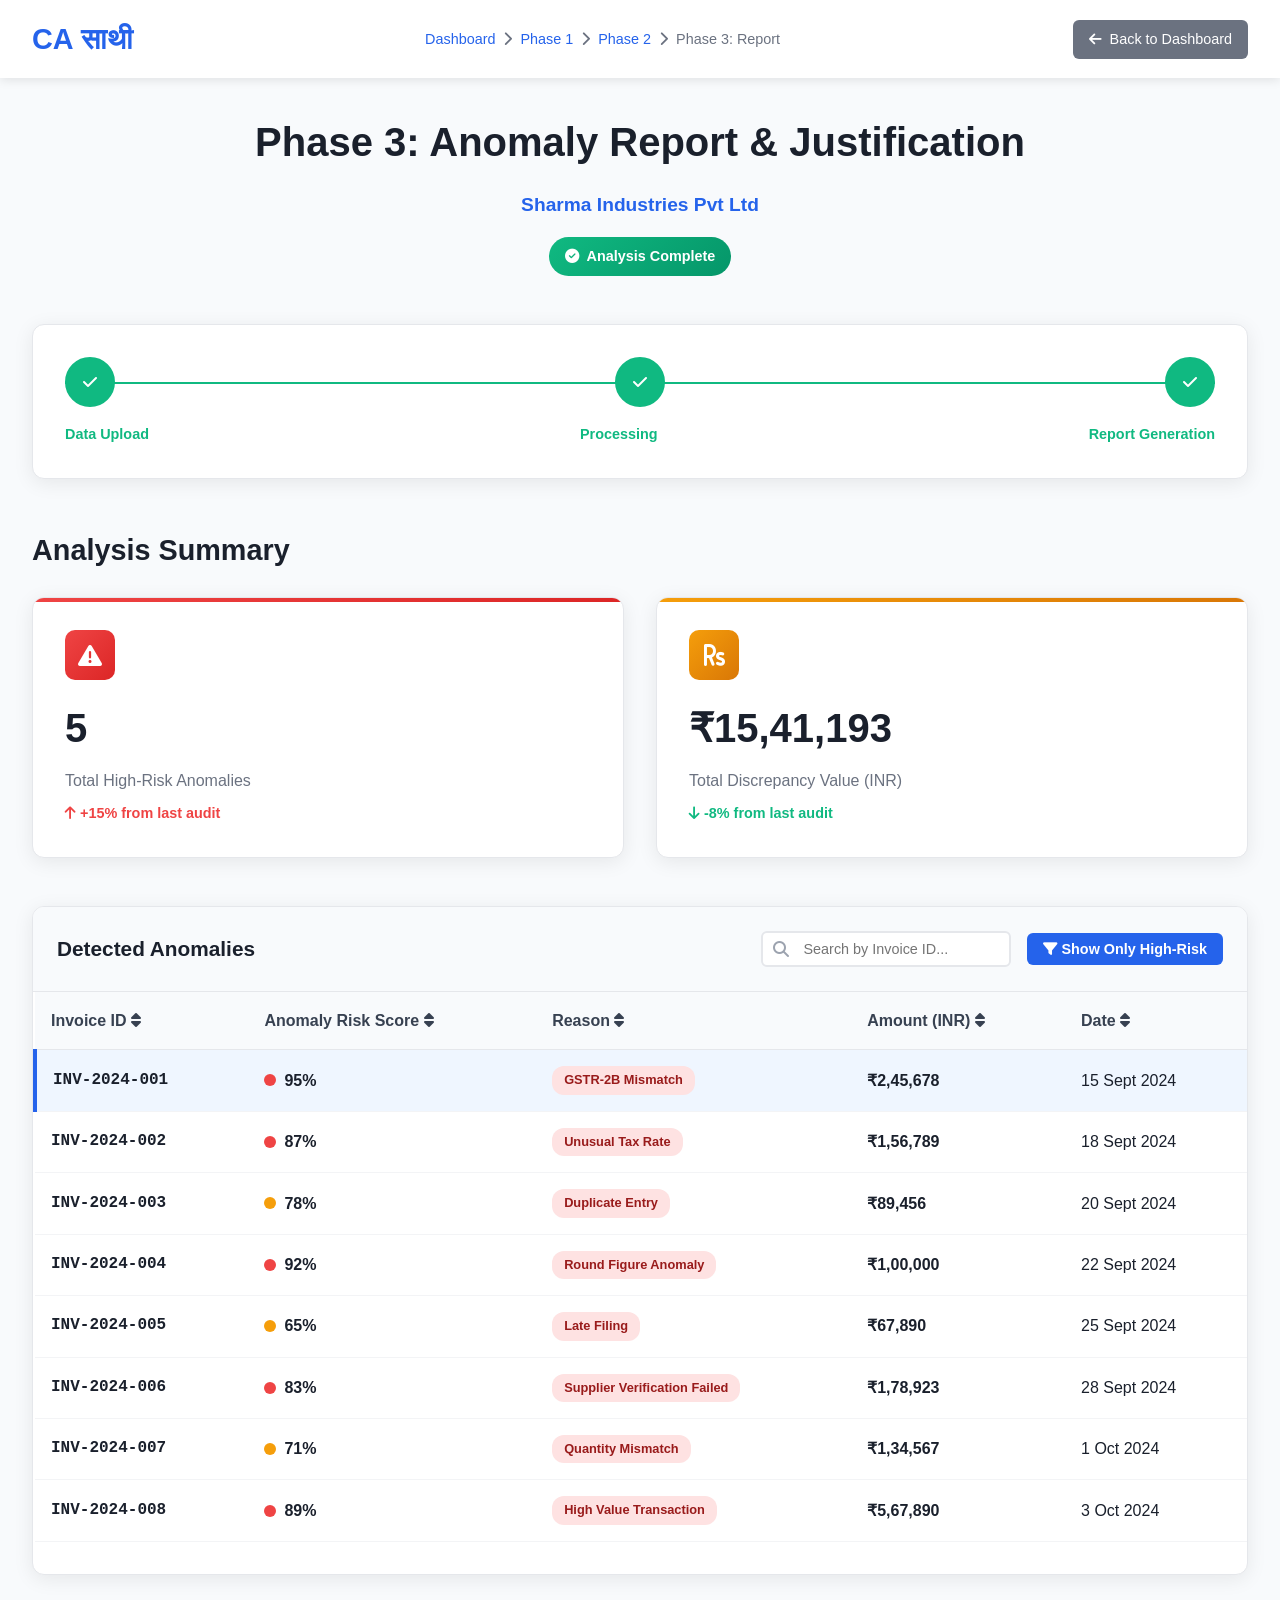
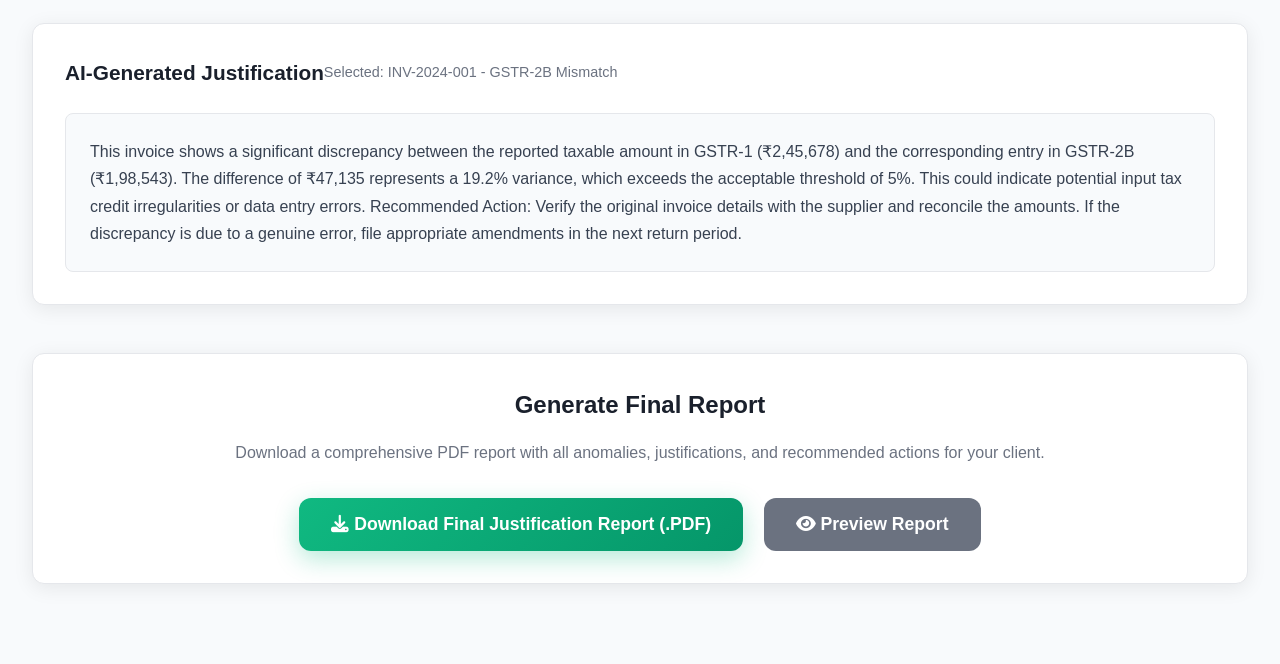
<file: phase3.html>
<!DOCTYPE html>
<html lang="en">
<head>
    <meta charset="UTF-8">
    <meta name="viewport" content="width=device-width, initial-scale=1.0">
    <title>Phase 3: Anomaly Report - CA साथी</title>
    <link rel="stylesheet" href="https://cdnjs.cloudflare.com/ajax/libs/font-awesome/6.4.0/css/all.min.css">
    <style>
        * {
            margin: 0;
            padding: 0;
            box-sizing: border-box;
            font-family: 'Segoe UI', Tahoma, Geneva, Verdana, sans-serif;
        }

        body {
            background-color: #f8fafc;
            color: #1a202c;
            line-height: 1.6;
        }

        /* Header */
        .header {
            background: white;
            box-shadow: 0 2px 10px rgba(0, 0, 0, 0.1);
            padding: 1rem 0;
            position: sticky;
            top: 0;
            z-index: 100;
        }

        .header-container {
            max-width: 1400px;
            margin: 0 auto;
            display: flex;
            justify-content: space-between;
            align-items: center;
            padding: 0 2rem;
        }

        .logo {
            font-size: 1.8rem;
            font-weight: bold;
            color: #2563eb;
        }

        .breadcrumb {
            display: flex;
            align-items: center;
            gap: 0.5rem;
            color: #6b7280;
            font-size: 0.9rem;
        }

        .breadcrumb a {
            color: #2563eb;
            text-decoration: none;
            transition: color 0.3s ease;
        }

        .breadcrumb a:hover {
            color: #1d4ed8;
        }

        .header-actions {
            display: flex;
            gap: 1rem;
            align-items: center;
        }

        .back-btn {
            background: #6b7280;
            color: white;
            border: none;
            padding: 0.5rem 1rem;
            border-radius: 6px;
            cursor: pointer;
            font-size: 0.9rem;
            transition: all 0.3s ease;
            text-decoration: none;
            display: inline-flex;
            align-items: center;
            gap: 0.5rem;
        }

        .back-btn:hover {
            background: #4b5563;
            transform: translateY(-1px);
        }

        /* Main Content */
        .main-content {
            max-width: 1400px;
            margin: 0 auto;
            padding: 2rem;
        }

        .phase-header {
            text-align: center;
            margin-bottom: 3rem;
        }

        .phase-title {
            font-size: 2.5rem;
            color: #1a202c;
            margin-bottom: 1rem;
            font-weight: 700;
        }

        .client-name {
            color: #2563eb;
            font-weight: 600;
            font-size: 1.2rem;
            margin-bottom: 0.5rem;
        }

        .completion-badge {
            display: inline-flex;
            align-items: center;
            gap: 0.5rem;
            background: linear-gradient(135deg, #10b981, #059669);
            color: white;
            padding: 0.5rem 1rem;
            border-radius: 20px;
            font-weight: 600;
            font-size: 0.9rem;
            margin-top: 0.5rem;
        }

        /* Progress Indicator */
        .progress-container {
            background: white;
            border-radius: 12px;
            padding: 2rem;
            margin-bottom: 3rem;
            box-shadow: 0 4px 20px rgba(0, 0, 0, 0.08);
            border: 1px solid #e5e7eb;
        }

        .progress-steps {
            display: flex;
            justify-content: space-between;
            align-items: center;
            position: relative;
            margin-bottom: 1rem;
        }

        .progress-line {
            position: absolute;
            top: 50%;
            left: 0;
            right: 0;
            height: 2px;
            background: #10b981;
            z-index: 1;
        }

        .progress-step {
            background: #10b981;
            border: 3px solid #10b981;
            border-radius: 50%;
            width: 50px;
            height: 50px;
            display: flex;
            align-items: center;
            justify-content: center;
            font-weight: bold;
            z-index: 2;
            position: relative;
            color: white;
        }

        .step-labels {
            display: flex;
            justify-content: space-between;
            margin-top: 1rem;
        }

        .step-label {
            text-align: center;
            font-size: 0.9rem;
            color: #10b981;
            font-weight: 600;
        }

        /* Summary Cards */
        .summary-section {
            margin-bottom: 3rem;
        }

        .section-title {
            font-size: 1.8rem;
            color: #1a202c;
            margin-bottom: 1.5rem;
            font-weight: 600;
        }

        .summary-grid {
            display: grid;
            grid-template-columns: repeat(auto-fit, minmax(300px, 1fr));
            gap: 2rem;
            margin-bottom: 2rem;
        }

        .summary-card {
            background: white;
            border-radius: 12px;
            padding: 2rem;
            box-shadow: 0 4px 20px rgba(0, 0, 0, 0.08);
            border: 1px solid #e5e7eb;
            transition: all 0.3s ease;
            position: relative;
            overflow: hidden;
        }

        .summary-card::before {
            content: '';
            position: absolute;
            top: 0;
            left: 0;
            right: 0;
            height: 4px;
            background: linear-gradient(135deg, #ef4444, #dc2626);
        }

        .summary-card.high-risk::before {
            background: linear-gradient(135deg, #ef4444, #dc2626);
        }

        .summary-card.discrepancy::before {
            background: linear-gradient(135deg, #f59e0b, #d97706);
        }

        .summary-card:hover {
            transform: translateY(-5px);
            box-shadow: 0 8px 30px rgba(0, 0, 0, 0.12);
        }

        .card-header {
            display: flex;
            justify-content: space-between;
            align-items: center;
            margin-bottom: 1rem;
        }

        .card-icon {
            width: 50px;
            height: 50px;
            border-radius: 10px;
            display: flex;
            align-items: center;
            justify-content: center;
            color: white;
            font-size: 1.5rem;
        }

        .card-icon.high-risk {
            background: linear-gradient(135deg, #ef4444, #dc2626);
        }

        .card-icon.discrepancy {
            background: linear-gradient(135deg, #f59e0b, #d97706);
        }

        .card-value {
            font-size: 2.5rem;
            font-weight: bold;
            color: #1a202c;
            margin-bottom: 0.5rem;
        }

        .card-label {
            color: #6b7280;
            font-size: 1rem;
            font-weight: 500;
        }

        .card-change {
            font-size: 0.9rem;
            font-weight: 600;
            margin-top: 0.5rem;
        }

        .card-change.increase {
            color: #ef4444;
        }

        .card-change.decrease {
            color: #10b981;
        }

        /* Anomaly Table */
        .anomaly-section {
            background: white;
            border-radius: 12px;
            overflow: hidden;
            box-shadow: 0 4px 20px rgba(0, 0, 0, 0.08);
            border: 1px solid #e5e7eb;
            margin-bottom: 3rem;
        }

        .table-header {
            background: #f8fafc;
            padding: 1.5rem;
            border-bottom: 1px solid #e5e7eb;
            display: flex;
            justify-content: space-between;
            align-items: center;
            flex-wrap: wrap;
            gap: 1rem;
        }

        .table-title {
            font-size: 1.3rem;
            font-weight: 600;
            color: #1a202c;
        }

        .table-controls {
            display: flex;
            gap: 1rem;
            align-items: center;
            flex-wrap: wrap;
        }

        .search-box {
            position: relative;
        }

        .search-input {
            padding: 0.5rem 1rem 0.5rem 2.5rem;
            border: 2px solid #e5e7eb;
            border-radius: 6px;
            font-size: 0.9rem;
            width: 250px;
            transition: all 0.3s ease;
        }

        .search-input:focus {
            outline: none;
            border-color: #2563eb;
            box-shadow: 0 0 0 3px rgba(37, 99, 235, 0.1);
        }

        .search-icon {
            position: absolute;
            left: 0.75rem;
            top: 50%;
            transform: translateY(-50%);
            color: #9ca3af;
        }

        .filter-btn {
            background: #2563eb;
            color: white;
            border: none;
            padding: 0.5rem 1rem;
            border-radius: 6px;
            font-weight: 600;
            cursor: pointer;
            transition: all 0.3s ease;
            font-size: 0.9rem;
        }

        .filter-btn:hover {
            background: #1d4ed8;
            transform: translateY(-1px);
        }

        .filter-btn.active {
            background: #ef4444;
        }

        .anomaly-table {
            width: 100%;
            border-collapse: collapse;
        }

        .anomaly-table th {
            background: #f8fafc;
            padding: 1rem;
            text-align: left;
            font-weight: 600;
            color: #374151;
            border-bottom: 1px solid #e5e7eb;
            cursor: pointer;
            transition: background-color 0.3s ease;
        }

        .anomaly-table th:hover {
            background: #e5e7eb;
        }

        .anomaly-table td {
            padding: 1rem;
            border-bottom: 1px solid #f3f4f6;
            vertical-align: middle;
        }

        .anomaly-table tbody tr {
            transition: all 0.3s ease;
            cursor: pointer;
        }

        .anomaly-table tbody tr:hover {
            background: #f8fafc;
        }

        .anomaly-table tbody tr.selected {
            background: #eff6ff;
            border-left: 4px solid #2563eb;
        }

        .invoice-id {
            font-family: 'Courier New', monospace;
            font-weight: 600;
            color: #1a202c;
        }

        .risk-score {
            display: flex;
            align-items: center;
            gap: 0.5rem;
        }

        .risk-indicator {
            width: 12px;
            height: 12px;
            border-radius: 50%;
        }

        .risk-high { background: #ef4444; }
        .risk-medium { background: #f59e0b; }
        .risk-low { background: #10b981; }

        .risk-value {
            font-weight: 600;
        }

        .risk-high .risk-value { color: #ef4444; }
        .risk-medium .risk-value { color: #f59e0b; }
        .risk-low .risk-value { color: #10b981; }

        .reason-tag {
            background: #fee2e2;
            color: #991b1b;
            padding: 0.25rem 0.75rem;
            border-radius: 12px;
            font-size: 0.8rem;
            font-weight: 600;
            display: inline-block;
        }

        .amount {
            font-weight: 600;
            color: #1a202c;
        }

        /* Report Generation */
        .report-section {
            background: white;
            border-radius: 12px;
            padding: 2rem;
            box-shadow: 0 4px 20px rgba(0, 0, 0, 0.08);
            border: 1px solid #e5e7eb;
            margin-bottom: 3rem;
            text-align: center;
        }

        .report-title {
            font-size: 1.5rem;
            color: #1a202c;
            margin-bottom: 1rem;
            font-weight: 600;
        }

        .report-description {
            color: #6b7280;
            margin-bottom: 2rem;
            font-size: 1rem;
        }

        .download-btn {
            background: linear-gradient(135deg, #10b981, #059669);
            color: white;
            border: none;
            padding: 1rem 2rem;
            border-radius: 12px;
            font-size: 1.1rem;
            font-weight: 600;
            cursor: pointer;
            transition: all 0.3s ease;
            box-shadow: 0 8px 25px rgba(16, 185, 129, 0.3);
            margin-right: 1rem;
        }

        .download-btn:hover {
            transform: translateY(-2px);
            box-shadow: 0 12px 35px rgba(16, 185, 129, 0.4);
        }

        .preview-btn {
            background: #6b7280;
            color: white;
            border: none;
            padding: 1rem 2rem;
            border-radius: 12px;
            font-size: 1.1rem;
            font-weight: 600;
            cursor: pointer;
            transition: all 0.3s ease;
        }

        .preview-btn:hover {
            background: #4b5563;
            transform: translateY(-2px);
        }

        /* Justification Preview */
        .justification-section {
            background: white;
            border-radius: 12px;
            padding: 2rem;
            box-shadow: 0 4px 20px rgba(0, 0, 0, 0.08);
            border: 1px solid #e5e7eb;
            margin-bottom: 3rem;
        }

        .justification-header {
            display: flex;
            justify-content: between;
            align-items: center;
            margin-bottom: 1.5rem;
        }

        .justification-title {
            font-size: 1.3rem;
            color: #1a202c;
            font-weight: 600;
        }

        .selected-anomaly {
            color: #6b7280;
            font-size: 0.9rem;
        }

        .justification-content {
            background: #f8fafc;
            border-radius: 8px;
            padding: 1.5rem;
            border: 1px solid #e5e7eb;
            line-height: 1.7;
            color: #374151;
        }

        .justification-placeholder {
            color: #9ca3af;
            font-style: italic;
            text-align: center;
            padding: 2rem;
        }

        /* Pagination */
        .pagination {
            display: flex;
            justify-content: center;
            align-items: center;
            gap: 0.5rem;
            margin-top: 2rem;
        }

        .page-btn {
            padding: 0.5rem 1rem;
            border: 1px solid #e5e7eb;
            background: white;
            color: #374151;
            border-radius: 6px;
            cursor: pointer;
            transition: all 0.3s ease;
        }

        .page-btn:hover, .page-btn.active {
            background: #2563eb;
            color: white;
            border-color: #2563eb;
        }

        /* Responsive Design */
        @media (max-width: 1024px) {
            .anomaly-table {
                font-size: 0.9rem;
            }
            
            .search-input {
                width: 200px;
            }
        }

        @media (max-width: 768px) {
            .main-content {
                padding: 1rem;
            }
            
            .summary-grid {
                grid-template-columns: 1fr;
            }
            
            .table-controls {
                flex-direction: column;
                align-items: stretch;
            }
            
            .search-input {
                width: 100%;
            }
            
            .anomaly-section {
                overflow-x: auto;
            }
            
            .anomaly-table {
                min-width: 800px;
            }
            
            .header-container {
                flex-direction: column;
                gap: 1rem;
                align-items: flex-start;
            }
        }

        /* Loading States */
        .loading {
            display: flex;
            justify-content: center;
            align-items: center;
            padding: 2rem;
        }

        .spinner {
            width: 30px;
            height: 30px;
            border: 3px solid #f3f4f6;
            border-top: 3px solid #2563eb;
            border-radius: 50%;
            animation: spin 1s linear infinite;
        }

        @keyframes spin {
            0% { transform: rotate(0deg); }
            100% { transform: rotate(360deg); }
        }

        /* Success Animation */
        .success-animation {
            animation: successPulse 0.6s ease;
        }

        @keyframes successPulse {
            0% { transform: scale(1); }
            50% { transform: scale(1.05); }
            100% { transform: scale(1); }
        }
    </style>
</head>
<body>
    <!-- Header -->
    <header class="header">
        <div class="header-container">
            <div class="logo">CA साथी</div>
            <div class="breadcrumb">
                <a href="dashboard.html">Dashboard</a>
                <i class="fas fa-chevron-right"></i>
                <a href="phase1.html">Phase 1</a>
                <i class="fas fa-chevron-right"></i>
                <a href="phase2.html">Phase 2</a>
                <i class="fas fa-chevron-right"></i>
                <span>Phase 3: Report</span>
            </div>
            <div class="header-actions">
                <a href="dashboard.html" class="back-btn">
                    <i class="fas fa-arrow-left"></i> Back to Dashboard
                </a>
            </div>
        </div>
    </header>

    <!-- Main Content -->
    <main class="main-content">
        <div class="phase-header">
            <h1 class="phase-title">Phase 3: Anomaly Report & Justification</h1>
            <div class="client-name" id="clientName">Sharma Industries Pvt Ltd</div>
            <div class="completion-badge">
                <i class="fas fa-check-circle"></i>
                Analysis Complete
            </div>
        </div>

        <!-- Progress Indicator -->
        <div class="progress-container">
            <div class="progress-steps">
                <div class="progress-line"></div>
                <div class="progress-step">
                    <i class="fas fa-check"></i>
                </div>
                <div class="progress-step">
                    <i class="fas fa-check"></i>
                </div>
                <div class="progress-step">
                    <i class="fas fa-check"></i>
                </div>
            </div>
            <div class="step-labels">
                <div class="step-label">Data Upload</div>
                <div class="step-label">Processing</div>
                <div class="step-label">Report Generation</div>
            </div>
        </div>

        <!-- Summary Cards -->
        <div class="summary-section">
            <h2 class="section-title">Analysis Summary</h2>
            <div class="summary-grid">
                <div class="summary-card high-risk">
                    <div class="card-header">
                        <div class="card-icon high-risk">
                            <i class="fas fa-exclamation-triangle"></i>
                        </div>
                    </div>
                    <div class="card-value" id="highRiskCount">23</div>
                    <div class="card-label">Total High-Risk Anomalies</div>
                    <div class="card-change increase">
                        <i class="fas fa-arrow-up"></i> +15% from last audit
                    </div>
                </div>
                <div class="summary-card discrepancy">
                    <div class="card-header">
                        <div class="card-icon discrepancy">
                            <i class="fas fa-rupee-sign"></i>
                        </div>
                    </div>
                    <div class="card-value" id="discrepancyValue">₹12,45,678</div>
                    <div class="card-label">Total Discrepancy Value (INR)</div>
                    <div class="card-change decrease">
                        <i class="fas fa-arrow-down"></i> -8% from last audit
                    </div>
                </div>
            </div>
        </div>

        <!-- Anomaly Table -->
        <div class="anomaly-section">
            <div class="table-header">
                <h2 class="table-title">Detected Anomalies</h2>
                <div class="table-controls">
                    <div class="search-box">
                        <i class="fas fa-search search-icon"></i>
                        <input type="text" class="search-input" placeholder="Search by Invoice ID..." id="searchInput">
                    </div>
                    <button class="filter-btn" id="highRiskFilter" onclick="toggleHighRiskFilter()">
                        <i class="fas fa-filter"></i> Show Only High-Risk
                    </button>
                </div>
            </div>
            <table class="anomaly-table">
                <thead>
                    <tr>
                        <th onclick="sortTable('invoice')">
                            Invoice ID <i class="fas fa-sort"></i>
                        </th>
                        <th onclick="sortTable('risk')">
                            Anomaly Risk Score <i class="fas fa-sort"></i>
                        </th>
                        <th onclick="sortTable('reason')">
                            Reason <i class="fas fa-sort"></i>
                        </th>
                        <th onclick="sortTable('amount')">
                            Amount (INR) <i class="fas fa-sort"></i>
                        </th>
                        <th onclick="sortTable('date')">
                            Date <i class="fas fa-sort"></i>
                        </th>
                    </tr>
                </thead>
                <tbody id="anomalyTableBody">
                    <!-- Anomaly data will be populated here -->
                </tbody>
            </table>
            <div class="pagination" id="pagination">
                <!-- Pagination will be generated here -->
            </div>
        </div>

        <!-- Justification Preview -->
        <div class="justification-section">
            <div class="justification-header">
                <h2 class="justification-title">AI-Generated Justification</h2>
                <div class="selected-anomaly" id="selectedAnomaly">Select an anomaly to view justification</div>
            </div>
            <div class="justification-content" id="justificationContent">
                <div class="justification-placeholder">
                    <i class="fas fa-mouse-pointer" style="font-size: 2rem; margin-bottom: 1rem; opacity: 0.5;"></i>
                    <p>Click on any anomaly in the table above to view the AI-generated justification and recommended corrective actions.</p>
                </div>
            </div>
        </div>

        <!-- Report Generation -->
        <div class="report-section">
            <h2 class="report-title">Generate Final Report</h2>
            <p class="report-description">
                Download a comprehensive PDF report with all anomalies, justifications, and recommended actions for your client.
            </p>
            <button class="download-btn" onclick="downloadReport()">
                <i class="fas fa-download"></i> Download Final Justification Report (.PDF)
            </button>
            <button class="preview-btn" onclick="previewReport()">
                <i class="fas fa-eye"></i> Preview Report
            </button>
        </div>
    </main>

    <script>
        // Sample anomaly data
        const anomaliesData = [
            {
                id: 1,
                invoiceId: "INV-2024-001",
                riskScore: 95,
                reason: "GSTR-2B Mismatch",
                amount: 245678,
                date: "2024-09-15",
                justification: "This invoice shows a significant discrepancy between the reported taxable amount in GSTR-1 (₹2,45,678) and the corresponding entry in GSTR-2B (₹1,98,543). The difference of ₹47,135 represents a 19.2% variance, which exceeds the acceptable threshold of 5%. This could indicate potential input tax credit irregularities or data entry errors. Recommended Action: Verify the original invoice details with the supplier and reconcile the amounts. If the discrepancy is due to a genuine error, file appropriate amendments in the next return period."
            },
            {
                id: 2,
                invoiceId: "INV-2024-002",
                riskScore: 87,
                reason: "Unusual Tax Rate",
                amount: 156789,
                date: "2024-09-18",
                justification: "The transaction shows an applied GST rate of 28% on goods that typically fall under the 18% tax bracket based on HSN code analysis. This unusual tax rate application could indicate misclassification of goods or potential tax evasion. The excess tax collected amounts to ₹15,679. Recommended Action: Review the HSN code classification and ensure correct tax rate application. Consult with tax experts if the goods qualify for a different tax category."
            },
            {
                id: 3,
                invoiceId: "INV-2024-003",
                riskScore: 78,
                reason: "Duplicate Entry",
                amount: 89456,
                date: "2024-09-20",
                justification: "Multiple entries detected for the same invoice number with identical amounts and dates, suggesting potential duplicate reporting. This could lead to inflated revenue figures and incorrect tax calculations. Recommended Action: Verify the authenticity of transactions and remove any duplicate entries. Implement better invoice tracking systems to prevent future occurrences."
            },
            {
                id: 4,
                invoiceId: "INV-2024-004",
                riskScore: 92,
                reason: "Round Figure Anomaly",
                amount: 100000,
                date: "2024-09-22",
                justification: "Transaction amount of exactly ₹1,00,000 with GST calculated on this round figure raises suspicions of potential manipulation or artificial transaction creation. Round figure transactions often indicate non-genuine business activities. Recommended Action: Provide supporting documentation including purchase orders, delivery challans, and payment proofs to establish the authenticity of this transaction."
            },
            {
                id: 5,
                invoiceId: "INV-2024-005",
                riskScore: 65,
                reason: "Late Filing",
                amount: 67890,
                date: "2024-09-25",
                justification: "This invoice was reported 45 days after the transaction date, which exceeds the normal reporting timeline. While not necessarily fraudulent, delayed reporting can indicate poor record-keeping practices or potential manipulation of tax liabilities. Recommended Action: Implement better invoice tracking and reporting procedures to ensure timely compliance with GST regulations."
            },
            {
                id: 6,
                invoiceId: "INV-2024-006",
                riskScore: 83,
                reason: "Supplier Verification Failed",
                amount: 178923,
                date: "2024-09-28",
                justification: "The supplier GSTIN could not be verified in the government database, or the supplier appears to be inactive/cancelled. Transactions with unverified suppliers pose significant compliance risks and may result in denial of input tax credit. Recommended Action: Verify supplier credentials immediately and obtain valid registration certificates. Consider suspending transactions until verification is complete."
            },
            {
                id: 7,
                invoiceId: "INV-2024-007",
                riskScore: 71,
                reason: "Quantity Mismatch",
                amount: 134567,
                date: "2024-10-01",
                justification: "Significant discrepancy found between reported quantities in the invoice and corresponding entries in inventory records. This mismatch could indicate errors in stock management or potential diversion of goods. Recommended Action: Conduct physical stock verification and reconcile inventory records with invoice quantities."
            },
            {
                id: 8,
                invoiceId: "INV-2024-008",
                riskScore: 89,
                reason: "High Value Transaction",
                amount: 567890,
                date: "2024-10-03",
                justification: "This transaction represents 15% of the monthly turnover, which is unusually high compared to the average transaction pattern. High-value transactions require additional scrutiny to ensure compliance and authenticity. Recommended Action: Provide detailed documentation including contracts, work orders, and payment schedules to justify this high-value transaction."
            }
        ];

        let filteredAnomalies = [...anomaliesData];
        let currentPage = 1;
        const itemsPerPage = 10;
        let selectedAnomalyId = null;
        let showOnlyHighRisk = false;

        // Initialize page
        document.addEventListener('DOMContentLoaded', function() {
            // Get client info from URL parameters
            const urlParams = new URLSearchParams(window.location.search);
            const clientId = urlParams.get('client');
            
            if (clientId) {
                updateClientInfo(clientId);
            }

            renderAnomalyTable();
            setupEventListeners();
            updateSummaryCards();
        });

        // Update client information
        function updateClientInfo(clientId) {
            const clients = {
                '1': 'Sharma Industries Pvt Ltd',
                '2': 'Tech Solutions Inc',
                '3': 'Global Exports Ltd',
                '4': 'Manufacturing Corp'
            };
            
            const clientName = clients[clientId] || 'Unknown Client';
            document.getElementById('clientName').textContent = clientName;
        }

        // Setup event listeners
        function setupEventListeners() {
            document.getElementById('searchInput').addEventListener('input', filterAnomalies);
        }

        // Update summary cards
        function updateSummaryCards() {
            const highRiskCount = anomaliesData.filter(a => a.riskScore >= 80).length;
            const totalDiscrepancy = anomaliesData.reduce((sum, a) => sum + a.amount, 0);
            
            document.getElementById('highRiskCount').textContent = highRiskCount;
            document.getElementById('discrepancyValue').textContent = '₹' + totalDiscrepancy.toLocaleString('en-IN');
        }

        // Filter anomalies
        function filterAnomalies() {
            const searchTerm = document.getElementById('searchInput').value.toLowerCase();
            
            filteredAnomalies = anomaliesData.filter(anomaly => {
                const matchesSearch = anomaly.invoiceId.toLowerCase().includes(searchTerm) ||
                                    anomaly.reason.toLowerCase().includes(searchTerm);
                const matchesRiskFilter = !showOnlyHighRisk || anomaly.riskScore >= 80;
                
                return matchesSearch && matchesRiskFilter;
            });

            currentPage = 1;
            renderAnomalyTable();
        }

        // Toggle high risk filter
        function toggleHighRiskFilter() {
            showOnlyHighRisk = !showOnlyHighRisk;
            const filterBtn = document.getElementById('highRiskFilter');
            
            if (showOnlyHighRisk) {
                filterBtn.classList.add('active');
                filterBtn.innerHTML = '<i class="fas fa-filter"></i> Show All';
            } else {
                filterBtn.classList.remove('active');
                filterBtn.innerHTML = '<i class="fas fa-filter"></i> Show Only High-Risk';
            }
            
            filterAnomalies();
        }

        // Render anomaly table
        function renderAnomalyTable() {
            const tbody = document.getElementById('anomalyTableBody');
            const startIndex = (currentPage - 1) * itemsPerPage;
            const endIndex = startIndex + itemsPerPage;
            const anomaliesToShow = filteredAnomalies.slice(startIndex, endIndex);

            if (anomaliesToShow.length === 0) {
                tbody.innerHTML = `
                    <tr>
                        <td colspan="5" style="text-align: center; padding: 2rem; color: #6b7280;">
                            <i class="fas fa-search" style="font-size: 2rem; margin-bottom: 1rem; opacity: 0.5;"></i>
                            <p>No anomalies found matching your criteria</p>
                        </td>
                    </tr>
                `;
                return;
            }

            tbody.innerHTML = anomaliesToShow.map(anomaly => `
                <tr onclick="selectAnomaly(${anomaly.id})" ${selectedAnomalyId === anomaly.id ? 'class="selected"' : ''}>
                    <td>
                        <div class="invoice-id">${anomaly.invoiceId}</div>
                    </td>
                    <td>
                        <div class="risk-score">
                            <span class="risk-indicator ${getRiskLevel(anomaly.riskScore)}"></span>
                            <span class="risk-value">${anomaly.riskScore}%</span>
                        </div>
                    </td>
                    <td>
                        <span class="reason-tag">${anomaly.reason}</span>
                    </td>
                    <td>
                        <div class="amount">₹${anomaly.amount.toLocaleString('en-IN')}</div>
                    </td>
                    <td>${formatDate(anomaly.date)}</td>
                </tr>
            `).join('');

            renderPagination();
        }

        // Get risk level class
        function getRiskLevel(score) {
            if (score >= 80) return 'risk-high';
            if (score >= 60) return 'risk-medium';
            return 'risk-low';
        }

        // Select anomaly
        function selectAnomaly(anomalyId) {
            selectedAnomalyId = anomalyId;
            const anomaly = anomaliesData.find(a => a.id === anomalyId);
            
            // Update table selection
            renderAnomalyTable();
            
            // Update justification
            document.getElementById('selectedAnomaly').textContent = `Selected: ${anomaly.invoiceId} - ${anomaly.reason}`;
            document.getElementById('justificationContent').innerHTML = `
                <div style="line-height: 1.7; color: #374151;">
                    ${anomaly.justification}
                </div>
            `;
            
            // Scroll to justification section
            document.querySelector('.justification-section').scrollIntoView({
                behavior: 'smooth',
                block: 'start'
            });
        }

        // Render pagination
        function renderPagination() {
            const pagination = document.getElementById('pagination');
            const totalPages = Math.ceil(filteredAnomalies.length / itemsPerPage);

            if (totalPages <= 1) {
                pagination.innerHTML = '';
                return;
            }

            let paginationHTML = '';

            // Previous button
            if (currentPage > 1) {
                paginationHTML += `<button class="page-btn" onclick="changePage(${currentPage - 1})">
                    <i class="fas fa-chevron-left"></i>
                </button>`;
            }

            // Page numbers
            for (let i = 1; i <= totalPages; i++) {
                if (i === currentPage || i === 1 || i === totalPages || (i >= currentPage - 1 && i <= currentPage + 1)) {
                    paginationHTML += `<button class="page-btn ${i === currentPage ? 'active' : ''}" onclick="changePage(${i})">${i}</button>`;
                } else if (i === currentPage - 2 || i === currentPage + 2) {
                    paginationHTML += '<span>...</span>';
                }
            }

            // Next button
            if (currentPage < totalPages) {
                paginationHTML += `<button class="page-btn" onclick="changePage(${currentPage + 1})">
                    <i class="fas fa-chevron-right"></i>
                </button>`;
            }

            pagination.innerHTML = paginationHTML;
        }

        // Change page
        function changePage(page) {
            currentPage = page;
            renderAnomalyTable();
        }

        // Sort table
        function sortTable(column) {
            // Implementation for table sorting
            console.log('Sorting by:', column);
        }

        // Format date
        function formatDate(dateString) {
            const date = new Date(dateString);
            return date.toLocaleDateString('en-IN', {
                year: 'numeric',
                month: 'short',
                day: 'numeric'
            });
        }

        // Download report
        function downloadReport() {
            // Show loading state
            const downloadBtn = document.querySelector('.download-btn');
            const originalHTML = downloadBtn.innerHTML;
            downloadBtn.innerHTML = '<div class="spinner" style="width: 20px; height: 20px; margin-right: 0.5rem;"></div> Generating...';
            downloadBtn.disabled = true;

            // Simulate report generation
            setTimeout(() => {
                // Reset button
                downloadBtn.innerHTML = originalHTML;
                downloadBtn.disabled = false;
                
                // Add success animation
                downloadBtn.classList.add('success-animation');
                setTimeout(() => downloadBtn.classList.remove('success-animation'), 600);
                
                // In a real application, this would trigger an actual PDF download
                alert('Report downloaded successfully! In a real application, a PDF file would be downloaded.');
            }, 3000);
        }

        // Preview report
        function previewReport() {
            alert('Report preview functionality would open a modal or new window with the report preview.');
        }

        // Auto-select first high-risk anomaly for demo
        setTimeout(() => {
            const firstHighRisk = anomaliesData.find(a => a.riskScore >= 80);
            if (firstHighRisk) {
                selectAnomaly(firstHighRisk.id);
            }
        }, 1000);
    </script>
</body>
</html>
</file>
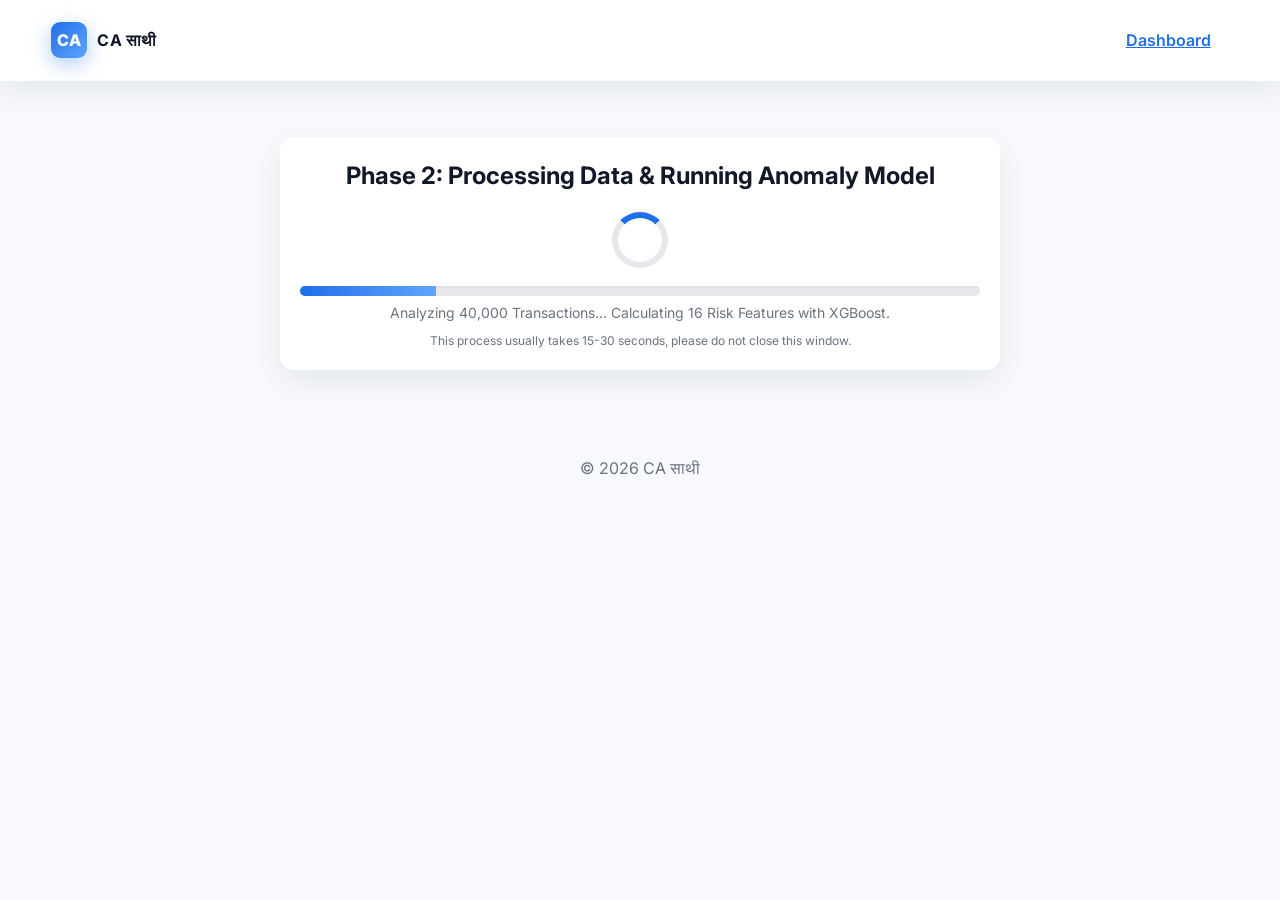
<file: processing.html>
<!DOCTYPE html>
<html lang="en">
<head>
  <meta charset="UTF-8" />
  <meta name="viewport" content="width=device-width, initial-scale=1" />
  <title>Phase 2: Processing Data & Running Anomaly Model</title>
  <link rel="preconnect" href="https://fonts.googleapis.com">
  <link rel="preconnect" href="https://fonts.gstatic.com" crossorigin>
  <link href="https://fonts.googleapis.com/css2?family=Inter:wght@400;600;700;800&display=swap" rel="stylesheet">
  <link rel="stylesheet" href="/assets/styles.css" />
</head>
<body>
  <header class="header">
    <div class="container header-inner">
      <div class="brand">
        <div class="logo">CA</div>
        <div>CA साथी</div>
      </div>
      <nav class="toolbar">
        <a class="btn btn-ghost" href="dashboard.html">Dashboard</a>
      </nav>
    </div>
  </header>

  <main class="section">
    <div class="container" style="max-width:720px">
      <div class="card" style="text-align:center">
        <h2 style="margin:0 0 8px">Phase 2: Processing Data & Running Anomaly Model</h2>
        <div class="spinner"></div>
        <div class="progress" style="margin:12px 0 6px"><span id="bar"></span></div>
        <div id="status" class="card-muted" style="margin-bottom:8px">Initializing...</div>
        <div class="caption">This process usually takes 15-30 seconds, please do not close this window.</div>
      </div>
    </div>
  </main>

  <footer class="footer">
    <div class="container">© <span id="y"></span> CA साथी</div>
  </footer>

  <script src="/assets/app.js"></script>
  <script>
    document.getElementById('y').textContent = new Date().getFullYear();
    const steps = [
      'Analyzing 40,000 Transactions... Calculating 16 Risk Features with XGBoost.',
      '1/3 Complete: Reconciliation Check',
      '2/3 Complete: GSTIN & Vendor Mismatch',
      '3/3 Complete: Outlier & Pattern Anomalies',
      'Finalizing Scores & Preparing Report Preview'
    ];
    CA_UI.simulateProcessing((percent, step) => {
      document.getElementById('bar').style.width = percent + '%';
      document.getElementById('status').textContent = step;
      if (percent >= 100) {
        setTimeout(() => CA_UI.navigate('report.html' + location.search), 600);
      }
    }, steps);
  </script>
</body>
</html>
</file>
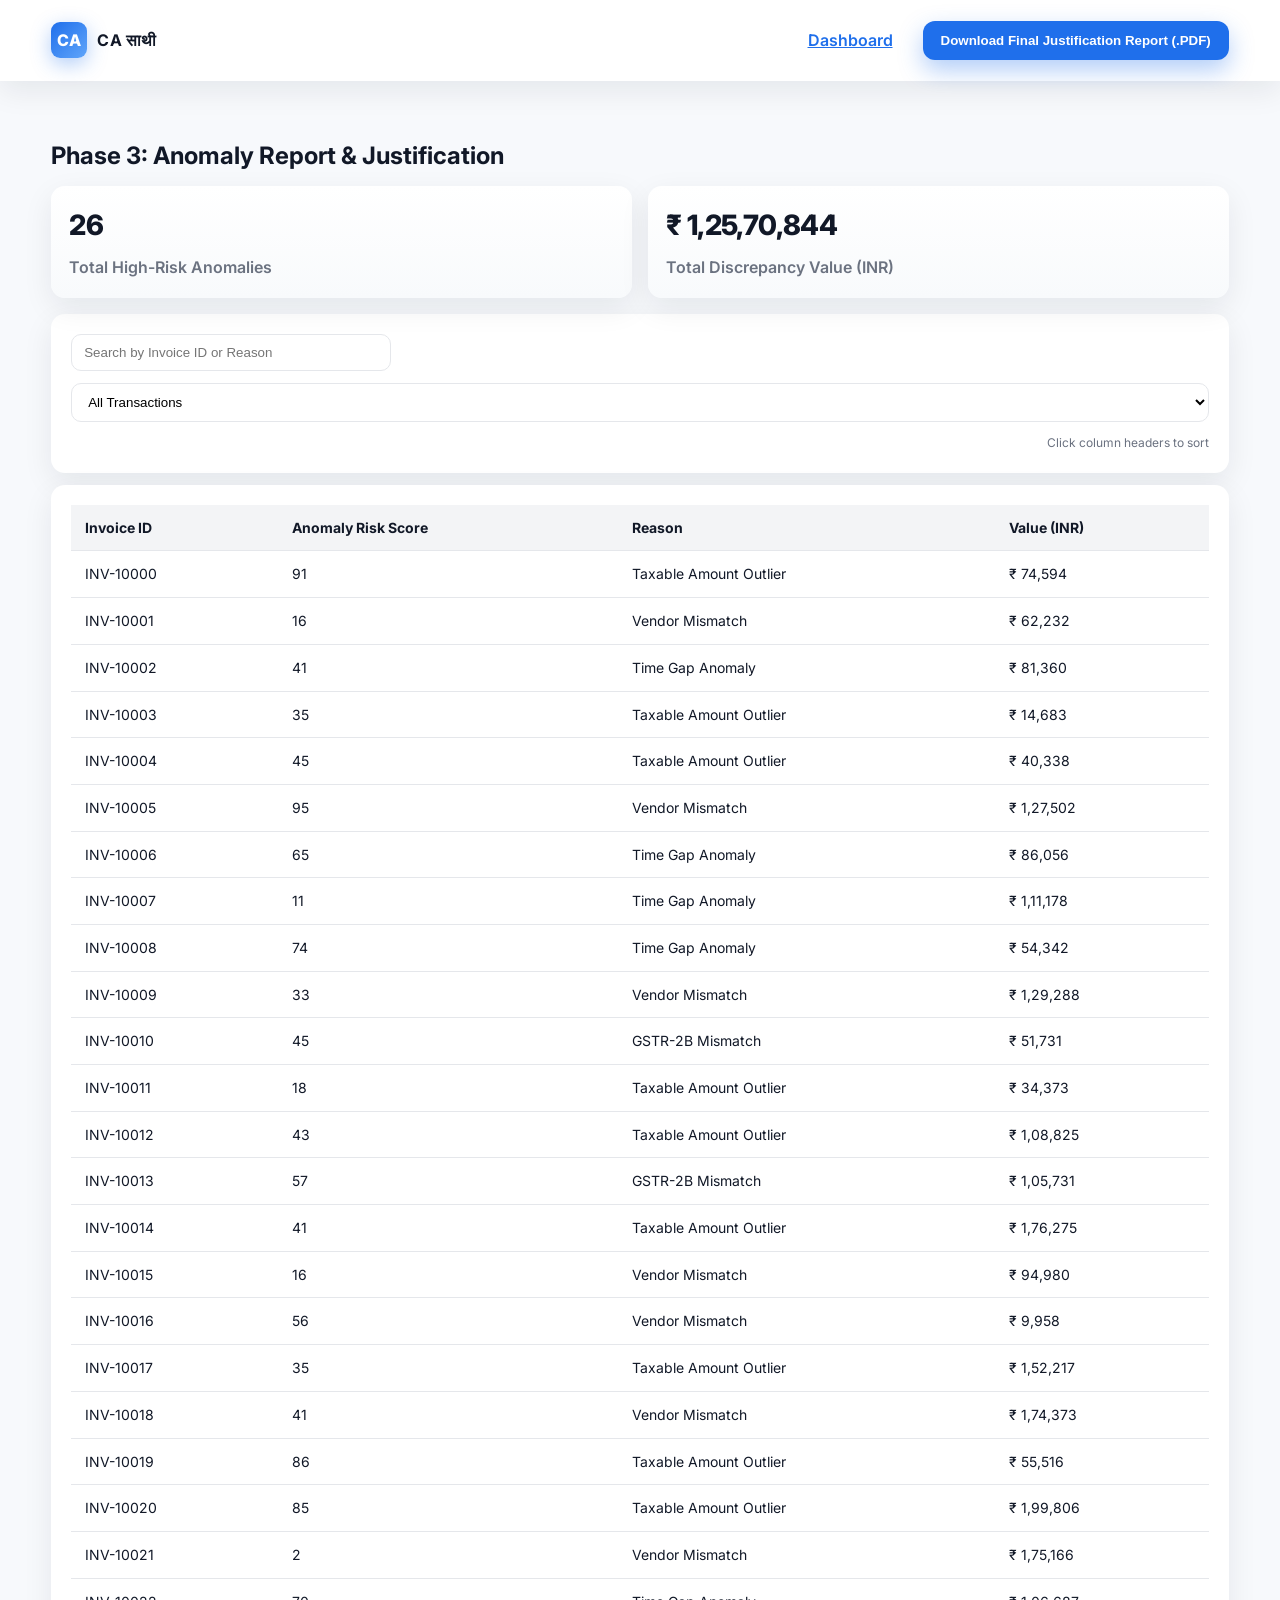
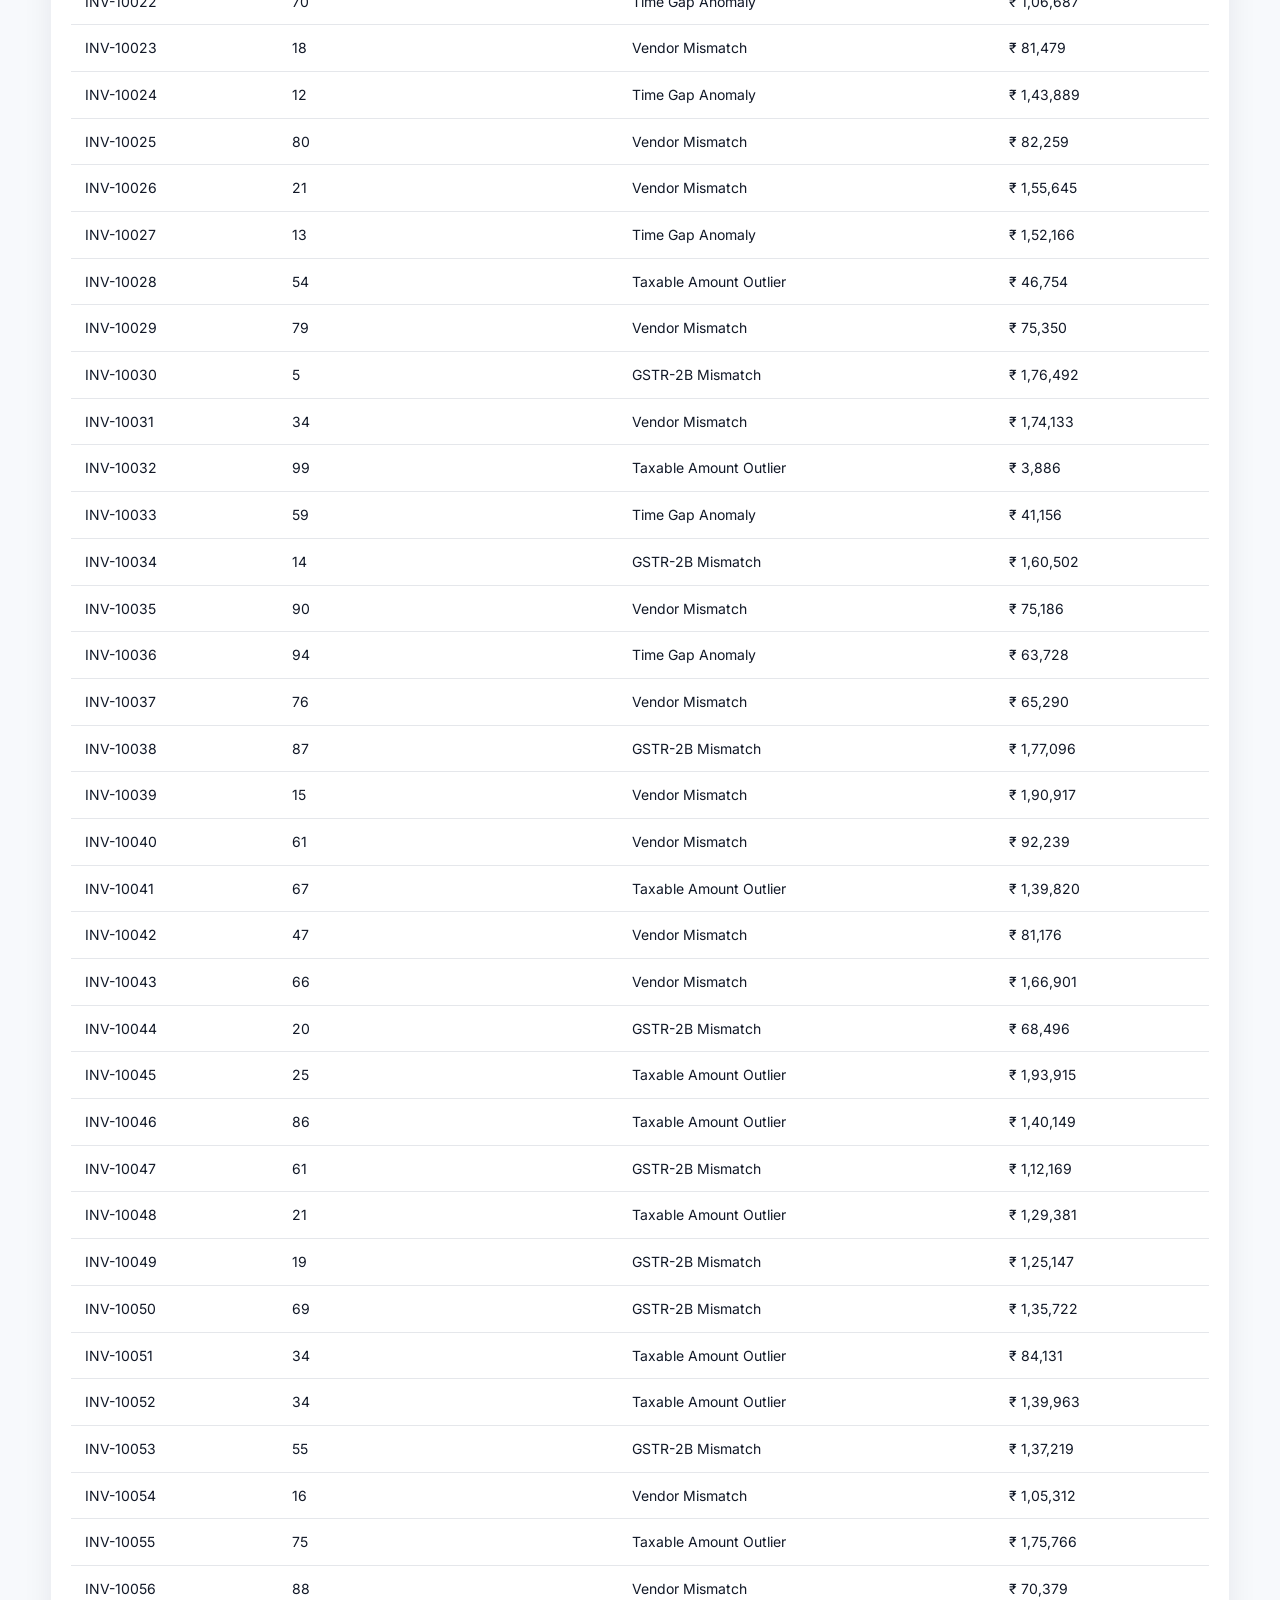
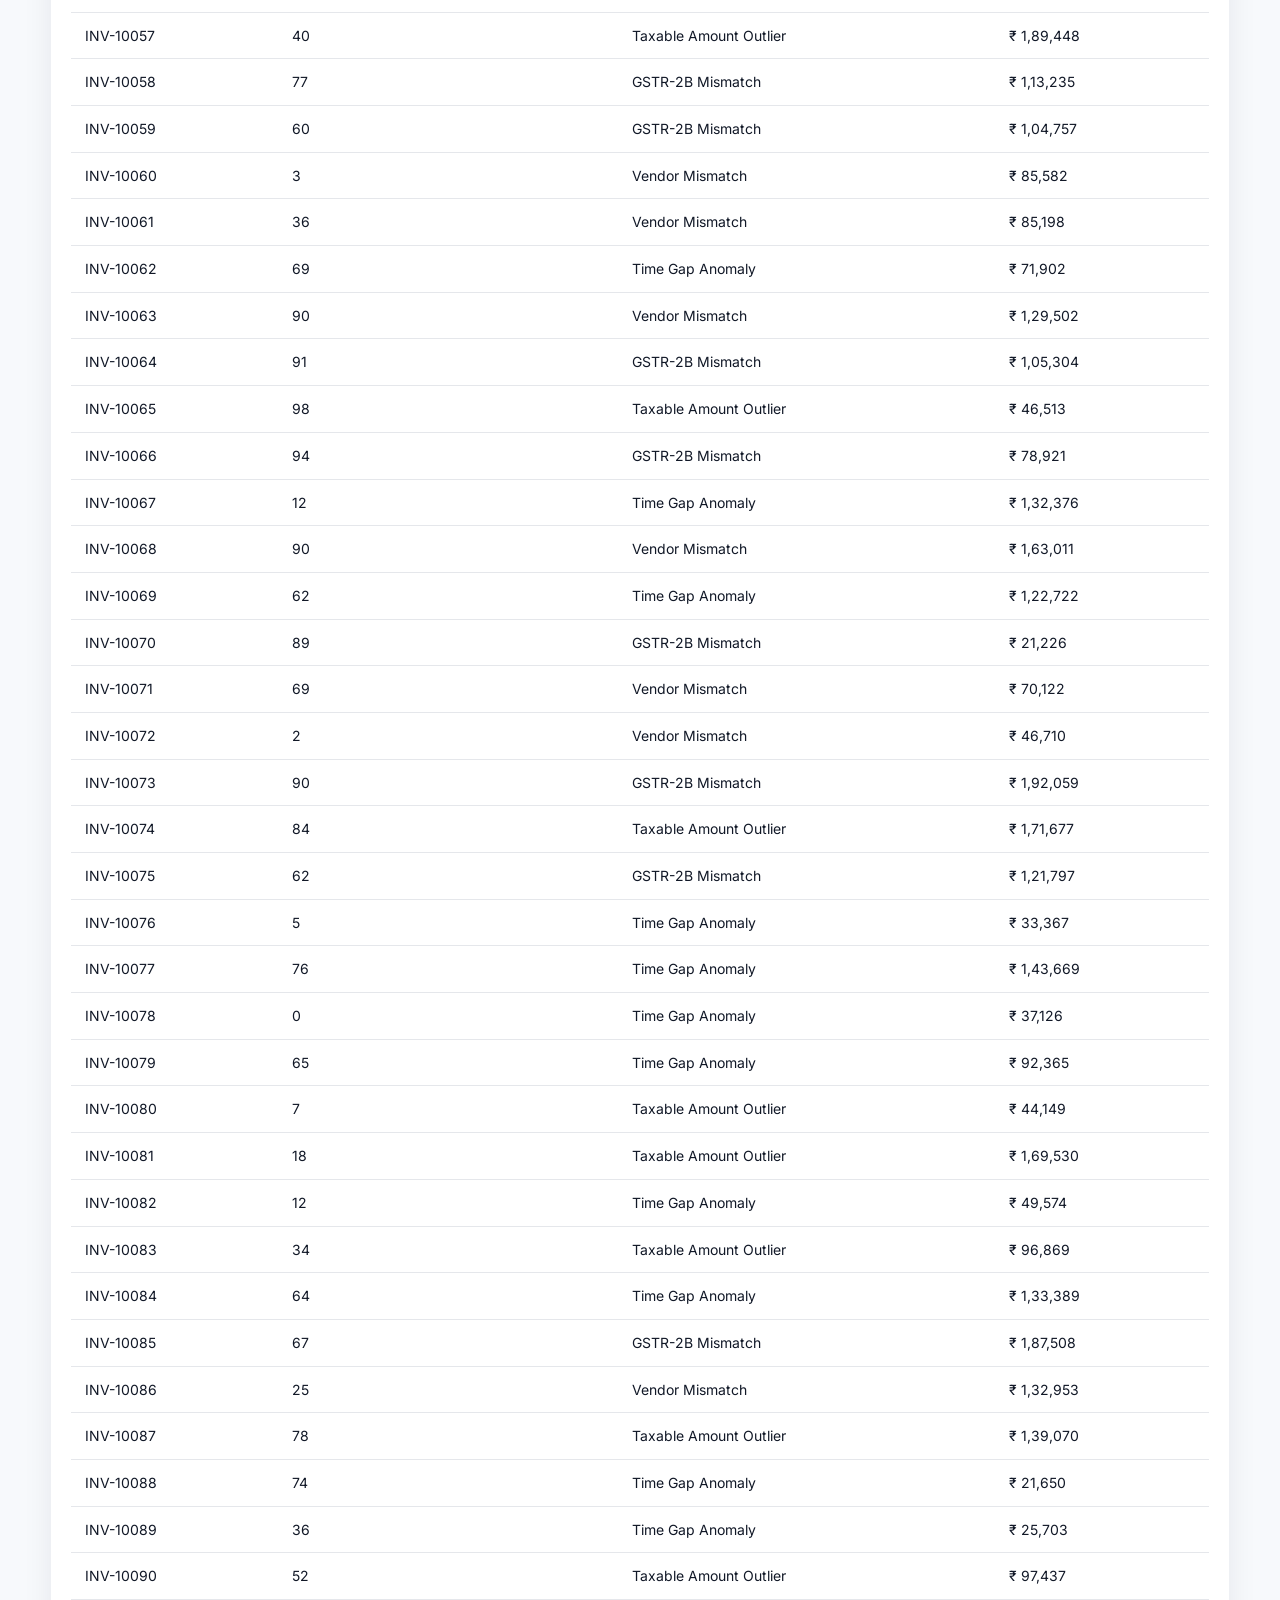
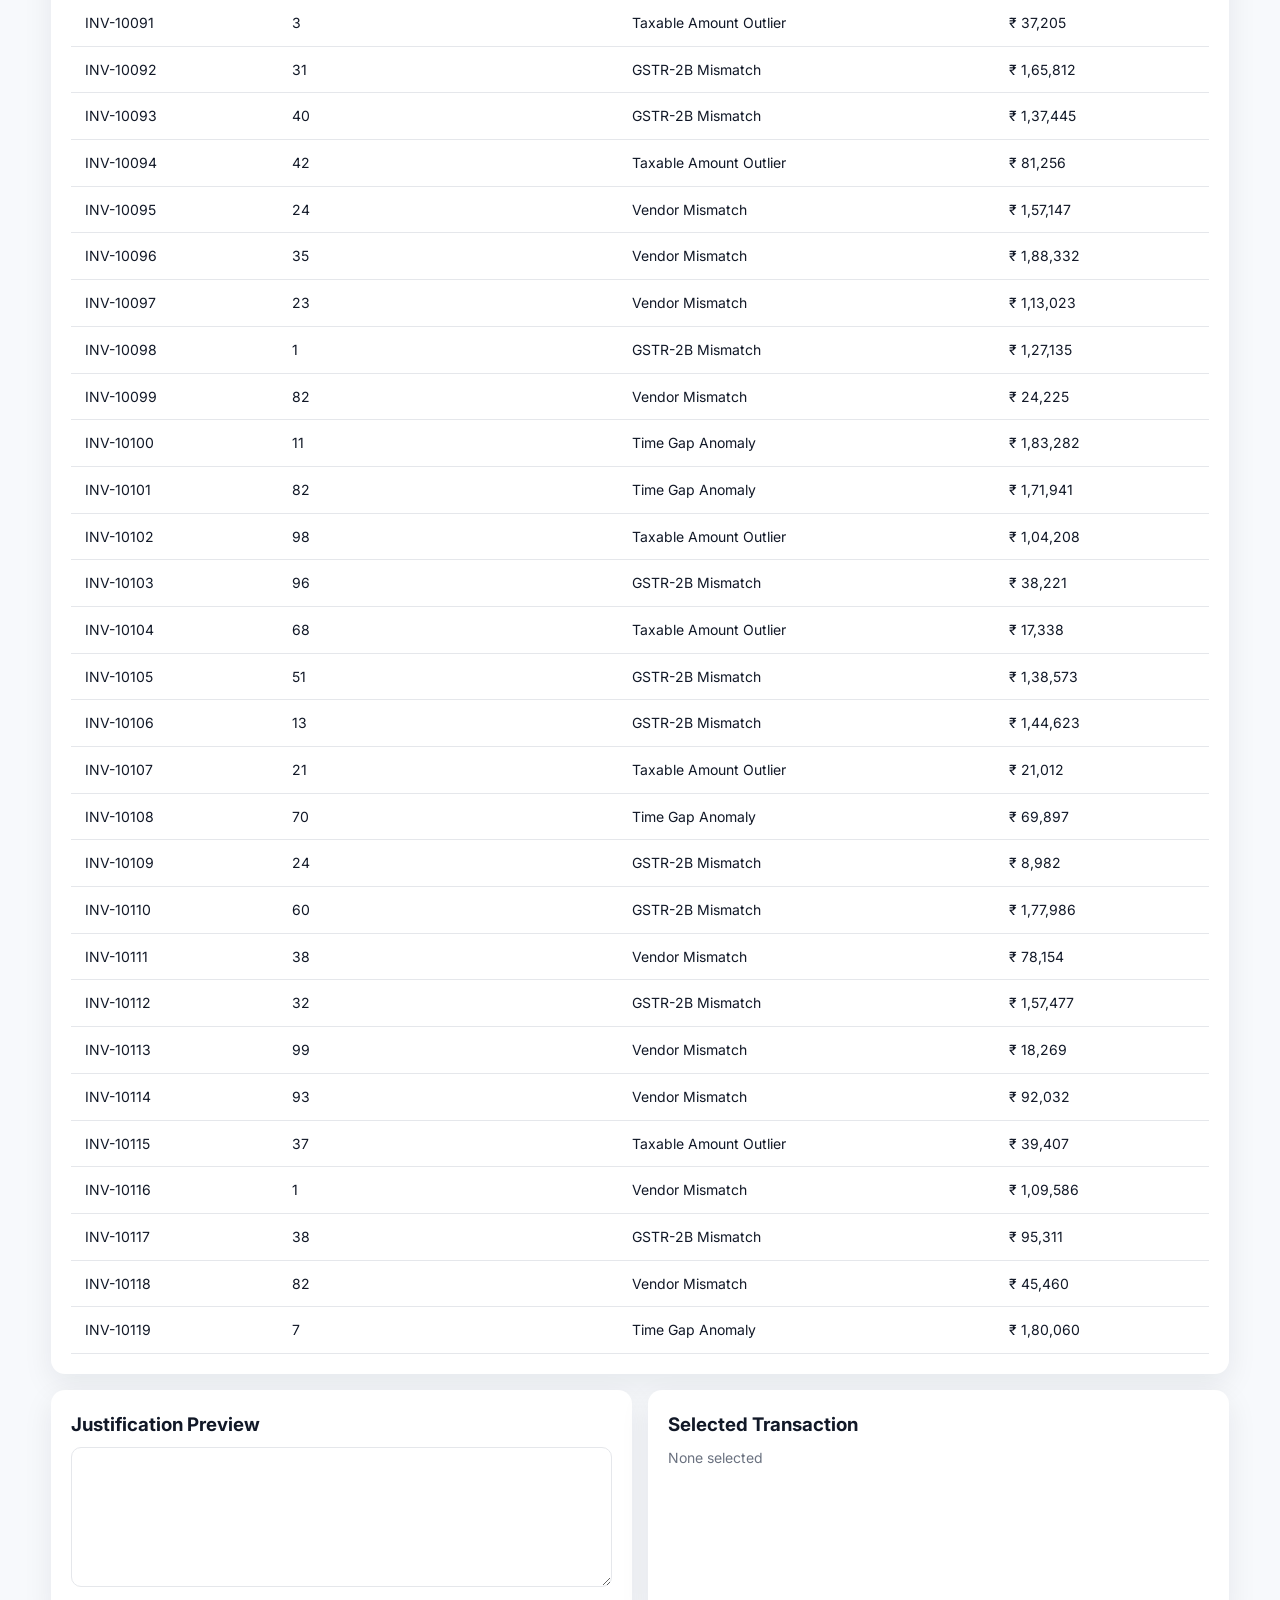
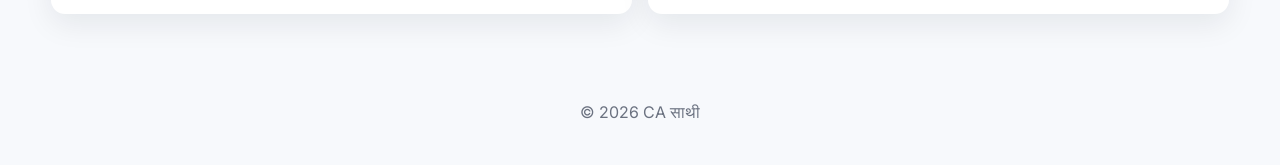
<file: report.html>
<!DOCTYPE html>
<html lang="en">
<head>
  <meta charset="UTF-8" />
  <meta name="viewport" content="width=device-width, initial-scale=1" />
  <title>Phase 3: Anomaly Report & Justification</title>
  <link rel="preconnect" href="https://fonts.googleapis.com">
  <link rel="preconnect" href="https://fonts.gstatic.com" crossorigin>
  <link href="https://fonts.googleapis.com/css2?family=Inter:wght@400;600;700;800&display=swap" rel="stylesheet">
  <link rel="stylesheet" href="/assets/styles.css" />
</head>
<body>
  <header class="header">
    <div class="container header-inner">
      <div class="brand">
        <div class="logo">CA</div>
        <div>CA साथी</div>
      </div>
      <nav class="toolbar">
        <a class="btn btn-ghost" href="dashboard.html">Dashboard</a>
        <button id="downloadBtn" class="btn btn-primary">Download Final Justification Report (.PDF)</button>
      </nav>
    </div>
  </header>

  <main class="section">
    <div class="container">
      <h2 id="title" style="margin:0 0 12px">Phase 3: Anomaly Report & Justification</h2>
      <div class="kpis" style="margin-bottom:16px">
        <div class="kpi">
          <div class="value" id="kpiAnomalies">0</div>
          <div class="label">Total High-Risk Anomalies</div>
        </div>
        <div class="kpi">
          <div class="value">₹ <span id="kpiValue">0</span></div>
          <div class="label">Total Discrepancy Value (INR)</div>
        </div>
      </div>

      <div class="toolbar card" style="margin-bottom:12px">
        <input id="txnSearch" class="input search-input" placeholder="Search by Invoice ID or Reason" />
        <select id="riskOnly" class="select">
          <option value="all">All Transactions</option>
          <option value="high">Show Only High-Risk (≥ 80)</option>
        </select>
        <div class="spacer"></div>
        <span class="caption">Click column headers to sort</span>
      </div>

      <div class="card" style="overflow:auto; margin-bottom:16px">
        <table id="reportTable" class="table">
          <thead>
            <tr>
              <th data-key="invoice">Invoice ID</th>
              <th data-key="risk">Anomaly Risk Score</th>
              <th data-key="reason">Reason</th>
              <th data-key="value">Value (INR)</th>
            </tr>
          </thead>
          <tbody></tbody>
        </table>
      </div>

      <div class="grid grid-2">
        <div class="card">
          <h3 style="margin:0 0 8px">Justification Preview</h3>
          <textarea id="justification" class="justification" readonly></textarea>
        </div>
        <div class="card">
          <h3 style="margin:0 0 8px">Selected Transaction</h3>
          <div id="selection" class="card-muted">None selected</div>
        </div>
      </div>
    </div>
  </main>

  <footer class="footer">
    <div class="container">© <span id="y"></span> CA साथी</div>
  </footer>

  <script src="/assets/app.js"></script>
  <script>
    document.getElementById('y').textContent = new Date().getFullYear();
    const params = new URLSearchParams(location.search);
    const clientName = params.get('client');
    if (clientName) document.getElementById('title').textContent = `Phase 3: Anomaly Report & Justification - ${clientName}`;

    // Generate mock data
    const data = CA_UI.randomData(120);
    const tbody = document.querySelector('#reportTable tbody');
    let selected = null;

    function renderRows() {
      tbody.innerHTML = '';
      const q = (document.getElementById('txnSearch').value || '').toLowerCase();
      const onlyHigh = document.getElementById('riskOnly').value === 'high';
      let highCount = 0; let totalValue = 0;

      data.forEach(item => {
        const matches = !q || item.id.toLowerCase().includes(q) || item.reason.toLowerCase().includes(q);
        const high = item.risk >= 80;
        if (!matches || (onlyHigh && !high)) return;

        const tr = document.createElement('tr');
        tr.className = 'table-row';
        tr.innerHTML = `
          <td>${item.id}</td>
          <td>${item.risk}</td>
          <td>${item.reason}</td>
          <td>₹ ${item.value.toLocaleString('en-IN')}</td>`;
        tr.addEventListener('click', () => selectItem(item));
        tbody.appendChild(tr);

        if (high) highCount += 1;
        totalValue += item.value;
      });

      document.getElementById('kpiAnomalies').textContent = highCount;
      document.getElementById('kpiValue').textContent = totalValue.toLocaleString('en-IN');
    }

    function selectItem(item) {
      selected = item;
      document.getElementById('selection').textContent = `${item.id} • Risk ${item.risk} • ${item.reason}`;
      document.getElementById('justification').value = `Invoice ${item.id} exhibits a high anomaly score (${item.risk}). Primary reason: ${item.reason}.\n\nRecommended action: Initiate reconciliation between ledger and GSTR-2B, verify vendor GSTIN and tax rate applicability. If discrepancy persists, raise a debit/credit note as per GST rules and document client justification.`;
    }

    document.getElementById('txnSearch').addEventListener('input', renderRows);
    document.getElementById('riskOnly').addEventListener('change', renderRows);

    CA_UI.setupSortableTable('#reportTable','risk');
    renderRows();

    // Simple PDF generation using browser print dialog (placeholder for actual PDF export)
    document.getElementById('downloadBtn').addEventListener('click', () => {
      window.print();
    });
  </script>
</body>
</html>
</file>
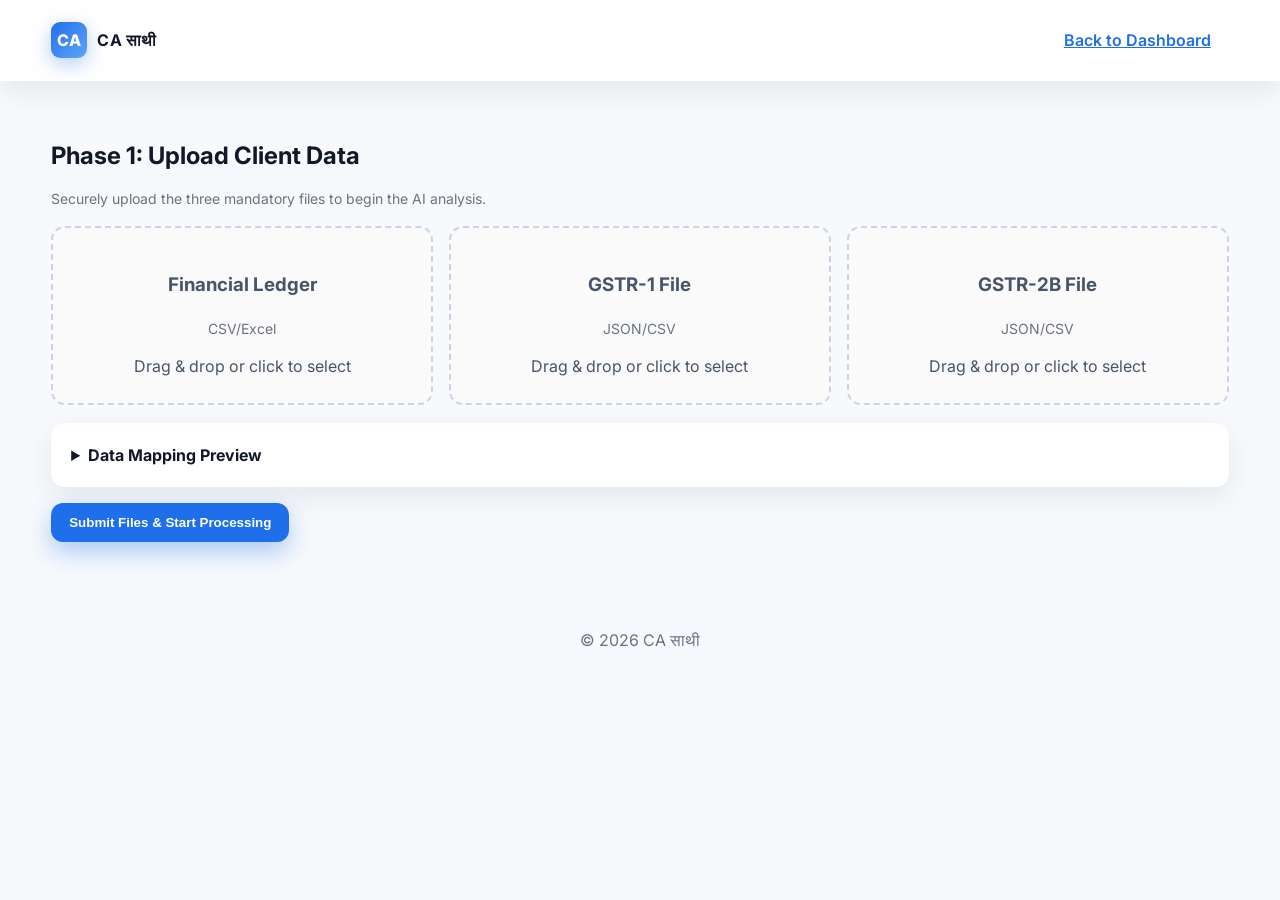
<file: upload.html>
<!DOCTYPE html>
<html lang="en">
<head>
  <meta charset="UTF-8" />
  <meta name="viewport" content="width=device-width, initial-scale=1" />
  <title>Phase 1: Upload Client Data</title>
  <link rel="preconnect" href="https://fonts.googleapis.com">
  <link rel="preconnect" href="https://fonts.gstatic.com" crossorigin>
  <link href="https://fonts.googleapis.com/css2?family=Inter:wght@400;600;700;800&display=swap" rel="stylesheet">
  <link rel="stylesheet" href="/assets/styles.css" />
</head>
<body>
  <header class="header">
    <div class="container header-inner">
      <div class="brand">
        <div class="logo">CA</div>
        <div>CA साथी</div>
      </div>
      <nav class="toolbar">
        <a class="btn btn-ghost" href="dashboard.html">Back to Dashboard</a>
      </nav>
    </div>
  </header>

  <main class="section">
    <div class="container">
      <h2 id="title" style="margin:0 0 12px">Phase 1: Upload Client Data</h2>
      <p class="card-muted" style="margin-bottom:16px">Securely upload the three mandatory files to begin the AI analysis.</p>

      <div class="dropzones" style="margin-bottom:18px">
        <div class="dropzone" id="dz-ledger" data-accept=".csv, application/vnd.openxmlformats-officedocument.spreadsheetml.sheet, application/vnd.ms-excel">
          <h3>Financial Ledger</h3>
          <p class="card-muted">CSV/Excel</p>
          <div class="dz-status">Drag & drop or click to select</div>
        </div>
        <div class="dropzone" id="dz-gstr1" data-accept=".json,.csv">
          <h3>GSTR-1 File</h3>
          <p class="card-muted">JSON/CSV</p>
          <div class="dz-status">Drag & drop or click to select</div>
        </div>
        <div class="dropzone" id="dz-gstr2b" data-accept=".json,.csv">
          <h3>GSTR-2B File</h3>
          <p class="card-muted">JSON/CSV</p>
          <div class="dz-status">Drag & drop or click to select</div>
        </div>
      </div>

      <details class="card" style="margin-bottom:16px">
        <summary style="cursor:pointer"><strong>Data Mapping Preview</strong></summary>
        <div style="overflow:auto; margin-top:12px">
          <table class="table">
            <thead>
              <tr>
                <th>Invoice ID</th>
                <th>Invoice Date</th>
                <th>Vendor GSTIN</th>
                <th>Taxable Amount</th>
                <th>Tax Amount</th>
              </tr>
            </thead>
            <tbody id="previewBody">
              <tr><td>INV-1001</td><td>2024-04-12</td><td>27ABCDE1234Z5</td><td>1,20,000</td><td>21,600</td></tr>
              <tr><td>INV-1002</td><td>2024-04-18</td><td>27LMNOP6789Q2</td><td>88,500</td><td>15,930</td></tr>
              <tr><td>INV-1003</td><td>2024-05-02</td><td>27QWERT4567Y8</td><td>62,350</td><td>11,223</td></tr>
              <tr><td>INV-1004</td><td>2024-05-09</td><td>27HJKL9876T1</td><td>1,48,900</td><td>26,802</td></tr>
              <tr><td>INV-1005</td><td>2024-05-15</td><td>27ZXCVB3344R6</td><td>77,420</td><td>13,936</td></tr>
            </tbody>
          </table>
          <p class="caption">Confirm your 'Taxable Amount' column and other headers above.</p>
        </div>
      </details>

      <button id="submitBtn" class="btn btn-primary">Submit Files & Start Processing</button>
    </div>
  </main>

  <footer class="footer">
    <div class="container">© <span id="y"></span> CA साथी</div>
  </footer>

  <script src="/assets/app.js"></script>
  <script>
    document.getElementById('y').textContent = new Date().getFullYear();
    const params = new URLSearchParams(location.search);
    const clientName = params.get('client');
    if (clientName) document.getElementById('title').textContent = `Phase 1: Upload Client Data - ${clientName}`;

    CA_UI.setupDropzone(document.getElementById('dz-ledger'));
    CA_UI.setupDropzone(document.getElementById('dz-gstr1'));
    CA_UI.setupDropzone(document.getElementById('dz-gstr2b'));

    document.getElementById('submitBtn').addEventListener('click', () => {
      CA_UI.navigate('processing.html' + (clientName ? ('?client=' + encodeURIComponent(clientName)) : ''));
    });
  </script>
</body>
</html>
</file>
<file: assets/styles.css>
/* Global Styles for CA साथी GST Audit UI */
:root {
  --primary: #1f6feb;
  --primary-600: #1a61d1;
  --secondary: #111827;
  --accent: #10b981;
  --bg: #f7f9fc;
  --surface: #ffffff;
  --muted: #6b7280;
  --danger: #ef4444;
  --warning: #f59e0b;
  --ring: rgba(31, 111, 235, 0.35);
  --shadow: 0 10px 30px rgba(17, 24, 39, 0.08);
  --radius: 14px;
}

* { box-sizing: border-box; }
html, body { height: 100%; }
body {
  margin: 0;
  font-family: Inter, system-ui, -apple-system, Segoe UI, Roboto, Ubuntu, Cantarell, Noto Sans, Arial, "Apple Color Emoji", "Segoe UI Emoji";
  color: #111827;
  background: var(--bg);
  line-height: 1.55;
}

.container { width: min(1200px, 92%); margin: 0 auto; }

.header {
  background: var(--surface);
  box-shadow: var(--shadow);
  position: sticky; top: 0; z-index: 10;
}
.header-inner { display: flex; align-items: center; justify-content: space-between; gap: 16px; padding: 16px 0; }
.brand { display: flex; align-items: center; gap: 10px; font-weight: 700; letter-spacing: 0.3px; }
.brand .logo { width: 36px; height: 36px; border-radius: 9px; background: linear-gradient(135deg,var(--primary),#60a5fa); box-shadow: 0 6px 20px rgba(31,111,235,.35); display: grid; place-items: center; color:#fff; font-weight:800; }

.btn { appearance: none; border: 0; border-radius: 12px; padding: 12px 18px; font-weight: 600; cursor: pointer; transition: transform .05s ease, box-shadow .2s ease, background .2s ease, color .2s ease; display: inline-flex; align-items: center; gap: 10px; }
.btn:active { transform: translateY(1px); }
.btn-primary { background: var(--primary); color: #fff; box-shadow: 0 10px 25px var(--ring); }
.btn-primary:hover { background: var(--primary-600); }
.btn-secondary { background: #e5e7eb; color: #111827; }
.btn-ghost { background: transparent; color: var(--primary); }
.btn-danger { background: var(--danger); color: #fff; }

.hero { padding: 80px 0 48px; text-align: center; }
.hero h1 { font-size: clamp(28px, 4vw, 44px); margin: 6px 0 14px; letter-spacing: -0.4px; }
.hero p { color: var(--muted); font-size: clamp(16px, 2.4vw, 18px); margin: 0 auto 24px; max-width: 850px; }
.hero-actions { display: flex; gap: 12px; justify-content: center; flex-wrap: wrap; }

.section { padding: 56px 0; }
.card { background: var(--surface); border-radius: var(--radius); box-shadow: var(--shadow); padding: 20px; }
.card h3 { margin: 0 0 8px; }
.card-muted { color: var(--muted); font-size: 14px; }

.table { width: 100%; border-collapse: collapse; font-size: 14px; }
.table th, .table td { padding: 12px 14px; text-align: left; border-bottom: 1px solid #e5e7eb; }
.table th { background: #f3f4f6; position: sticky; top: 0; z-index: 1; }
.table-row { transition: background .15s ease; }
.table-row:hover { background: #f9fafb; }
.table-actions { display: flex; gap: 8px; }

.input, .select { width: 100%; padding: 10px 12px; border-radius: 10px; border: 1px solid #e5e7eb; background: #fff; outline: none; transition: box-shadow .2s ease, border-color .2s ease; }
.input:focus, .select:focus, .dropzone:focus { border-color: var(--primary); box-shadow: 0 0 0 4px var(--ring); }

.toolbar { display: flex; gap: 12px; flex-wrap: wrap; align-items: center; }
.toolbar .spacer { flex: 1 1 auto; }

.footer { padding: 30px 0 40px; color: var(--muted); text-align: center; }

.grid { display: grid; gap: 16px; }
.grid-2 { grid-template-columns: repeat(2, minmax(0, 1fr)); }
.grid-3 { grid-template-columns: repeat(3, minmax(0, 1fr)); }
@media (max-width: 900px) { .grid-2, .grid-3 { grid-template-columns: 1fr; } }

.badge { display: inline-flex; align-items: center; gap: 8px; font-size: 12px; font-weight: 600; padding: 6px 10px; border-radius: 999px; }
.badge-success { background: #ecfdf5; color: #065f46; }
.badge-danger { background: #fef2f2; color: #991b1b; }

.dropzones { display: grid; gap: 16px; grid-template-columns: repeat(3, minmax(0, 1fr)); }
@media (max-width: 1100px) { .dropzones { grid-template-columns: 1fr; } }
.dropzone { border: 2px dashed #cbd5e1; border-radius: 14px; padding: 24px; background: #fafafa; text-align: center; color: #475569; transition: border-color .2s ease, background .2s ease; }
.dropzone.dragover { border-color: var(--primary); background: #eef4ff; }

.kpis { display: grid; gap: 16px; grid-template-columns: repeat(2, minmax(0, 1fr)); }
@media (max-width: 900px) { .kpis { grid-template-columns: 1fr; } }
.kpi { display: grid; gap: 8px; padding: 18px; border-radius: 14px; background: linear-gradient(180deg, #ffffff, #f8fafc); box-shadow: var(--shadow); }
.kpi .value { font-size: 28px; font-weight: 800; letter-spacing: -0.6px; }
.kpi .label { color: var(--muted); font-weight: 600; }

.spinner { width: 56px; height: 56px; border: 6px solid #e5e7eb; border-top-color: var(--primary); border-radius: 50%; animation: spin 1s linear infinite; margin: 18px auto; }
@keyframes spin { to { transform: rotate(360deg); } }

.progress { height: 10px; background: #e5e7eb; border-radius: 999px; overflow: hidden; box-shadow: inset 0 1px 2px rgba(0,0,0,.05); }
.progress > span { display: block; height: 100%; background: linear-gradient(90deg, var(--primary), #60a5fa); width: 0%; transition: width .4s ease; }

.justification { width: 100%; min-height: 140px; padding: 12px; border-radius: 10px; border: 1px solid #e5e7eb; background: #fff; }

.search-input { width: 320px; }

.caption { color: var(--muted); font-size: 12px; }

.link { color: var(--primary); text-decoration: none; }
.link:hover { text-decoration: underline; }
</file>
